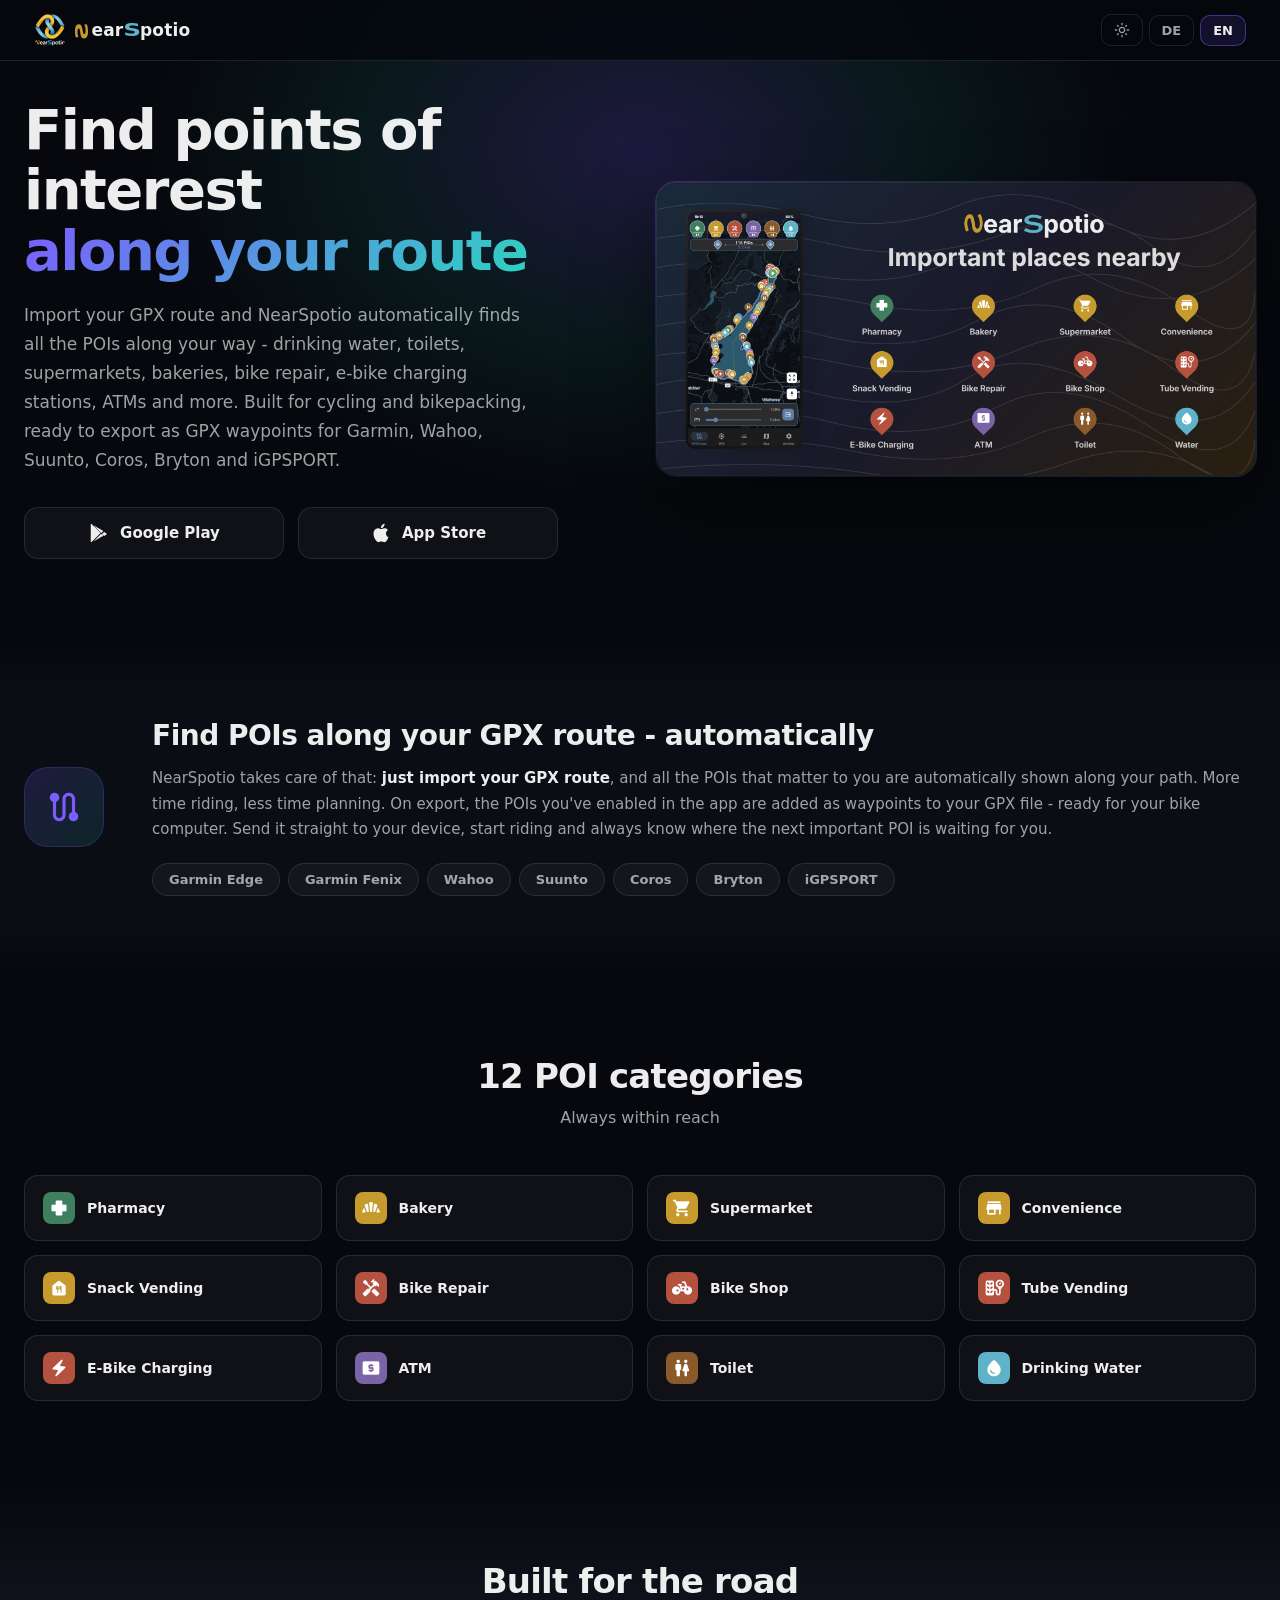
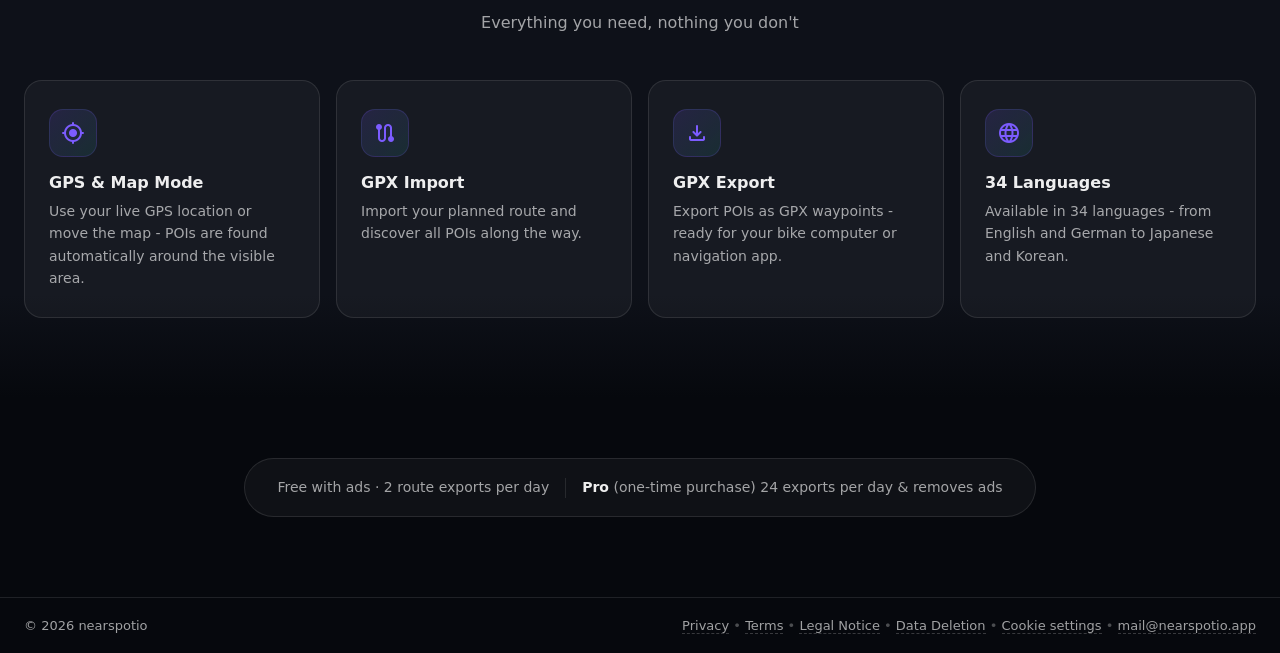
<file: index.html>
<!-- =========================
     Datei: /index.html
     ========================= -->
<!doctype html>
<html lang="en">

<head>
  <meta charset="utf-8" />
  <script>!function () { var t = localStorage.getItem('nearspotio-theme'); if (t) document.documentElement.dataset.theme = t }()</script>
  <meta name="viewport" content="width=device-width,initial-scale=1" />
  <title>NearSpotio - Find POIs along your GPX route (cycling & bikepacking)</title>
  <meta name="description"
    content="Import your GPX route and find all points of interest along the way - water, toilets, supermarkets, bakeries, bike repair and more. Export POIs as GPX waypoints for Garmin, Wahoo, Suunto, Coros, Bryton and iGPSPORT. Built for cycling and bikepacking." />

  <link rel="canonical" href="https://www.nearspotio.app/" />
  <link rel="icon" href="/favicon.ico" sizes="48x48">
  <link rel="icon" type="image/png" sizes="16x16" href="/img/favicon-16.png">
  <link rel="icon" type="image/png" sizes="32x32" href="/img/favicon-32.png">
  <link rel="apple-touch-icon" sizes="180x180" href="/img/apple-touch-icon.png">
  <link rel="icon" type="image/png" sizes="192x192" href="/img/favicon-192.png">
  <style>
    @font-face {
      font-family: 'Material Symbols Rounded';
      font-style: normal;
      font-weight: 400;
      src: url(/fonts/material-symbols-rounded.woff2) format('woff2');
      font-display: swap;
    }

    .material-symbols-rounded {
      font-family: 'Material Symbols Rounded';
      font-weight: normal;
      font-style: normal;
      font-size: 24px;
      line-height: 1;
      letter-spacing: normal;
      text-transform: none;
      display: inline-block;
      white-space: nowrap;
      word-wrap: normal;
      direction: ltr;
      font-variation-settings: 'FILL' 1, 'wght' 400, 'GRAD' 0, 'opsz' 24;
    }

    /* ======== VARIABLES ======== */
    :root {
      --bg: #06080d;
      --bg2: #0a0d14;
      --bg3: #0e1119;
      --text: rgba(255, 255, 255, .93);
      --muted: rgba(255, 255, 255, .62);
      --line: rgba(255, 255, 255, .10);
      --card: rgba(255, 255, 255, .04);
      --card-hover: rgba(255, 255, 255, .07);
      --shadow: 0 20px 60px rgba(0, 0, 0, .5);
      --radius: 20px;
      --accent: #7c5cff;
      --accent2: #2dd4bf;
      --n-color: #C79A2E;
      --s-color: #5FB3C8;
      --max: 1260px;
      --hover-scale: 1.03;
      --nav-bg: rgba(6, 8, 13, .82);
    }

    [data-theme="light"] {
      --bg: #f4f5fa;
      --bg2: #edeef5;
      --bg3: #e6e7f0;
      --text: rgba(0, 0, 0, .88);
      --muted: rgba(0, 0, 0, .52);
      --line: rgba(0, 0, 0, .08);
      --card: rgba(255, 255, 255, .70);
      --card-hover: rgba(255, 255, 255, .90);
      --shadow: 0 20px 60px rgba(0, 0, 0, .06);
      --nav-bg: rgba(244, 245, 250, .82);
    }

    /* ======== RESET ======== */
    *, *::before, *::after { box-sizing: border-box; margin: 0; padding: 0; }
    html { scroll-behavior: smooth; overflow-x: clip; max-width: 100%; }

    body {
      font-family: ui-sans-serif, system-ui, -apple-system, 'Segoe UI', Roboto, Arial, sans-serif;
      color: var(--text);
      background: var(--bg);
      overflow-x: hidden;
      -webkit-font-smoothing: antialiased;
      user-select: none;
    }

    /* ======== NAV ======== */
    .nav {
      position: fixed;
      top: 0;
      left: 0;
      right: 0;
      z-index: 100;
      background: var(--nav-bg);
      backdrop-filter: blur(20px) saturate(1.4);
      -webkit-backdrop-filter: blur(20px) saturate(1.4);
      border-bottom: 1px solid var(--line);
      transition: background .35s ease, border-color .35s ease;
    }

    .nav-inner {
      max-width: var(--max);
      margin: 0 auto;
      padding: 0 24px;
      height: 60px;
      display: flex;
      align-items: center;
      justify-content: space-between;
    }

    .brand {
      display: flex;
      align-items: center;
      gap: 10px;
    }

    .logo {
      width: 32px;
      height: 32px;
      overflow: hidden;
      border-radius: 8px;
    }

    .logo-dark { display: block; }
    .logo-light { display: none; }
    [data-theme="light"] .logo-dark { display: none; }
    [data-theme="light"] .logo-light { display: block; }

    .hero-dark { display: block; }
    .hero-light { display: none; }
    [data-theme="light"] .hero-dark { display: none; }
    [data-theme="light"] .hero-light { display: block; }
    .logo img { width: 100%; height: 100%; display: block; }

    .brand-name {
      font-weight: 800;
      font-size: 17px;
      letter-spacing: .2px;
    }

    .brand-part {
      white-space: nowrap;
    }

    .nav-actions {
      display: flex;
      gap: 6px;
      align-items: center;
    }

    .btn {
      display: inline-flex;
      align-items: center;
      gap: 6px;
      padding: 7px 12px;
      border-radius: 10px;
      border: 1px solid var(--line);
      text-decoration: none;
      color: var(--muted);
      background: transparent;
      cursor: pointer;
      font-weight: 600;
      font-size: 13px;
      transition: all .15s ease;
      user-select: none;
    }

    .btn:hover { color: var(--text); background: var(--card); }
    .btn.active {
      color: var(--text);
      border-color: rgba(124, 92, 255, .45);
      background: rgba(124, 92, 255, .12);
    }
    .btn:active { transform: scale(.96); }
    .btn:focus-visible { outline: 2px solid var(--accent); outline-offset: 2px; }

    .theme-icon { display: block; }

    /* ======== SECTIONS ======== */
    .section {
      padding: 0 24px;
    }

    .section-inner {
      max-width: var(--max);
      margin: 0 auto;
    }

    .content section { display: none; }
    .content section.active { display: block; }

    /* ======== STATUS NOTICE ======== */
    .notice {
      max-width: var(--max);
      margin: 76px auto 20px;
      padding: 0 24px;
    }
    .notice:not([hidden]) ~ section .hero-wrap { padding-top: 40px; }
    .notice-inner {
      display: flex;
      align-items: flex-start;
      gap: 12px;
      padding: 14px 18px;
      border-radius: 14px;
      background: rgba(245, 158, 11, .10);
      border: 1px solid rgba(245, 158, 11, .35);
    }
    .notice-ico {
      width: 22px;
      height: 22px;
      flex-shrink: 0;
      color: #f59e0b;
      margin-top: 1px;
    }
    .notice p {
      margin: 0;
      font-size: 14px;
      line-height: 1.55;
      color: var(--text);
    }

    @media (max-width: 768px) {
      .notice { padding: 0 16px; }
    }

    /* ======== HERO ======== */
    .hero-wrap {
      position: relative;
      padding-top: 100px;
      padding-bottom: 80px;
      overflow: clip;
    }

    .hero-glow {
      position: absolute;
      top: -200px;
      left: 50%;
      transform: translateX(-50%);
      width: 1000px;
      height: 700px;
      background: radial-gradient(ellipse, rgba(124, 92, 255, .20) 0%, rgba(45, 212, 191, .08) 40%, transparent 70%);
      pointer-events: none;
    }

    [data-theme="light"] .hero-glow {
      background: radial-gradient(ellipse, rgba(124, 92, 255, .12) 0%, rgba(45, 212, 191, .06) 40%, transparent 70%);
    }

    .hero {
      display: flex;
      align-items: center;
      gap: 60px;
      position: relative;
    }

    .hero-text {
      flex: 1;
      min-width: 0;
    }

    .hero-text h1 {
      font-size: clamp(36px, 5vw, 56px);
      font-weight: 900;
      letter-spacing: -1.5px;
      line-height: 1.08;
      margin-bottom: 20px;
    }

    .gradient {
      background: linear-gradient(135deg, var(--accent), var(--accent2));
      -webkit-background-clip: text;
      -webkit-text-fill-color: transparent;
      background-clip: text;
    }

    .hero-text p {
      color: var(--muted);
      line-height: 1.7;
      font-size: 17px;
      font-weight: 450;
      margin-bottom: 32px;
      max-width: 520px;
    }

    .hero-img {
      flex: 0 0 auto;
      width: 600px;
      position: relative;
    }

    .hero-img img {
      width: 100%;
      height: auto;
      border-radius: 20px;
      border: 1px solid var(--line);
      box-shadow: 0 30px 80px rgba(0, 0, 0, .4), 0 0 0 1px rgba(124, 92, 255, .10);
    }

    [data-theme="light"] .hero-img img {
      box-shadow: 0 30px 80px rgba(0, 0, 0, .12), 0 0 0 1px rgba(124, 92, 255, .08);
    }

    .hero-img::after {
      content: "";
      position: absolute;
      inset: -1px;
      border-radius: 21px;
      background: linear-gradient(160deg, rgba(124, 92, 255, .25), transparent 50%, rgba(45, 212, 191, .15));
      pointer-events: none;
      mask: linear-gradient(#fff 0 0) content-box, linear-gradient(#fff 0 0);
      mask-composite: exclude;
      -webkit-mask-composite: xor;
      padding: 1px;
    }

    @keyframes heroFloat {
      0%, 100% { transform: translateY(0); }
      50% { transform: translateY(-10px); }
    }

    .hero-img { animation: heroFloat 5s ease-in-out infinite; }

    /* ---- Store buttons ---- */
    .store-links {
      display: flex;
      gap: 14px;
      flex-wrap: wrap;
    }

    .store-btn {
      display: inline-flex;
      align-items: center;
      justify-content: center;
      gap: 10px;
      padding: 14px 22px;
      border-radius: 14px;
      border: 1px solid var(--line);
      background: var(--card);
      color: var(--text);
      text-decoration: none;
      font-weight: 700;
      font-size: 15px;
      transition: all .18s ease;
      flex: 1 1 200px;
      max-width: 260px;
    }

    .store-btn:hover {
      transform: translateY(-2px);
      background: var(--card-hover);
      border-color: rgba(124, 92, 255, .30);
      box-shadow: 0 8px 30px rgba(124, 92, 255, .12);
    }

    .store-btn svg { width: 22px; height: 22px; flex-shrink: 0; }
    .store-btn.soon { opacity: .5; pointer-events: none; cursor: default; }
    .store-btn.soon:hover { transform: none; background: var(--card); border-color: var(--line); box-shadow: none; }
    .soon-label { font-size: 11px; font-weight: 600; color: var(--accent2); opacity: .85; }
    [data-theme="light"] .soon-label { color: #065f50; }
    [data-theme="light"] .store-btn.soon { opacity: .65; }

    @media (max-width: 1100px) {
      .hero { flex-direction: column; gap: 32px; text-align: center; }
      .hero-img { width: 90%; max-width: 500px; }
      .hero-text p { max-width: none; }
      .store-links { justify-content: center; max-width: 540px; margin-left: auto; margin-right: auto; }
    }

    @media (max-width: 600px) {
      .store-links { flex-direction: column; align-items: center; max-width: 320px; }
      .store-btn { width: 100%; max-width: none; flex: 0 0 auto; }
    }

    @media (max-width: 480px) {
      .hero-img { width: 100%; max-width: none; }
      .hero { gap: 24px; }
    }

    @media (max-width: 768px) {
      .section, .callout-wrap, .categories-wrap, .features-wrap, .pricing-wrap { padding-left: 16px; padding-right: 16px; }
      .nav-inner { padding: 0 16px; }
      .footer-wrap { padding-left: 16px; padding-right: 16px; }
    }

    /* ======== CALLOUT / GPX SECTION ======== */
    .callout-wrap {
      padding: 80px 24px;
      position: relative;
    }

    .callout-wrap::before {
      content: "";
      position: absolute;
      inset: 0;
      background: linear-gradient(180deg, transparent, var(--bg2) 15%, var(--bg2) 85%, transparent);
    }

    .callout-inner {
      max-width: var(--max);
      margin: 0 auto;
      position: relative;
      display: flex;
      gap: 48px;
      align-items: center;
    }

    .callout-icon {
      flex: 0 0 auto;
      width: 80px;
      height: 80px;
      border-radius: 24px;
      display: grid;
      place-items: center;
      background: linear-gradient(135deg, rgba(124, 92, 255, .18), rgba(45, 212, 191, .12));
      border: 1px solid rgba(124, 92, 255, .20);
    }

    .callout-icon .material-symbols-rounded { font-size: 38px; color: var(--accent); }
    [data-theme="light"] .callout-icon .material-symbols-rounded { color: var(--accent); }

    .callout-content { flex: 1; min-width: 0; }

    .callout-content h2 {
      font-size: clamp(22px, 3vw, 28px);
      font-weight: 800;
      letter-spacing: -.5px;
      line-height: 1.2;
      margin-bottom: 14px;
    }

    .callout-content p {
      color: var(--muted);
      font-size: 15px;
      font-weight: 450;
      line-height: 1.7;
    }

    .callout-content strong { color: var(--text); }

    .device-tags {
      display: flex;
      flex-wrap: wrap;
      gap: 8px;
      margin-top: 20px;
    }

    .dtag {
      padding: 8px 16px;
      border-radius: 999px;
      border: 1px solid var(--line);
      background: var(--card);
      font-size: 13px;
      font-weight: 600;
      color: var(--muted);
      scale: 1;
      transition: scale 1.2s ease, background .3s ease, border-color .3s ease, color .3s ease;
      user-select: none;
    }

    .dtag:hover {
      transition: scale .6s ease, background .3s ease, border-color .3s ease, color .3s ease;
      scale: var(--hover-scale);
      border-color: rgba(124, 92, 255, .30);
      color: var(--text);
    }

    @media (max-width: 768px) {
      .callout-inner { flex-direction: column; gap: 24px; text-align: center; }
      .device-tags { justify-content: center; }
    }

    /* ======== CATEGORIES ======== */
    .categories-wrap {
      padding: 80px 24px;
    }

    .categories-wrap .section-inner { text-align: center; }

    .section-title {
      font-size: clamp(24px, 3vw, 34px);
      font-weight: 900;
      letter-spacing: -.8px;
      margin-bottom: 12px;
    }

    .section-sub {
      color: var(--muted);
      font-size: 16px;
      margin-bottom: 48px;
      font-weight: 450;
    }

    .categories {
      display: grid;
      grid-template-columns: repeat(auto-fill, minmax(260px, 1fr));
      gap: 14px;
      text-align: left;
    }

    .cat {
      display: flex;
      align-items: center;
      justify-content: flex-start;
      gap: 12px;
      padding: 16px 18px;
      border-radius: 14px;
      border: 1px solid var(--line);
      background: var(--card);
      font-size: 14px;
      font-weight: 650;
      color: var(--text);
      scale: 1;
      transition: scale 1.2s ease, background .3s ease, border-color .3s ease, box-shadow .3s ease;
      user-select: none;
    }

    .cat:hover {
      transition: scale .6s ease, background .3s ease, border-color .3s ease, box-shadow .3s ease;
      scale: var(--hover-scale);
      border-color: rgba(124, 92, 255, .25);
      box-shadow: 0 4px 16px rgba(124, 92, 255, .10);
      background: var(--card-hover);
    }

    .cat .material-symbols-rounded {
      font-size: 20px;
      border-radius: 8px;
      width: 32px;
      height: 32px;
      display: grid;
      place-items: center;
      color: #fff;
      flex-shrink: 0;
    }

    /* ======== FEATURES ======== */
    .features-wrap {
      padding: 80px 24px;
      position: relative;
    }

    .features-wrap::before {
      content: "";
      position: absolute;
      inset: 0;
      background: linear-gradient(180deg, transparent, var(--bg3) 20%, var(--bg3) 80%, transparent);
    }

    .features-wrap .section-inner {
      position: relative;
      text-align: center;
    }

    .features {
      display: grid;
      grid-template-columns: repeat(auto-fill, minmax(260px, 1fr));
      gap: 16px;
      text-align: left;
    }

    .feat {
      padding: 28px 24px;
      border-radius: 18px;
      border: 1px solid var(--line);
      background: var(--card);
      scale: 1;
      transition: scale 1.2s ease, background .3s ease, border-color .3s ease, box-shadow .3s ease;
      position: relative;
      user-select: none;
    }


    .feat:hover {
      transition: scale .6s ease, background .3s ease, border-color .3s ease, box-shadow .3s ease;
      scale: var(--hover-scale);
      border-color: rgba(124, 92, 255, .25);
      box-shadow: 0 12px 36px rgba(124, 92, 255, .10);
      background: var(--card-hover);
      z-index: 2;
    }



    .feat-icon {
      margin-bottom: 16px;
      width: 48px;
      height: 48px;
      border-radius: 14px;
      display: grid;
      place-items: center;
      background: linear-gradient(135deg, rgba(124, 92, 255, .15), rgba(45, 212, 191, .10));
      border: 1px solid rgba(124, 92, 255, .18);
    }

    .feat-icon .material-symbols-rounded { font-size: 24px; color: var(--accent); }
    [data-theme="light"] .feat-icon .material-symbols-rounded { color: var(--accent); }

    .feat h3 { font-size: 16px; font-weight: 750; margin-bottom: 8px; }
    .feat p { color: var(--muted); font-size: 14px; line-height: 1.6; }

    /* ======== PRICING HINT ======== */
    .pricing-wrap {
      padding: 60px 24px 80px;
      text-align: center;
    }

    .pricing-badge {
      display: inline-flex;
      align-items: center;
      gap: 16px;
      padding: 18px 32px;
      border-radius: 999px;
      border: 1px solid var(--line);
      background: var(--card);
      color: var(--muted);
      font-size: 14px;
      font-weight: 500;
      line-height: 1.5;
    }

    .pricing-badge strong { color: var(--text); font-weight: 700; }
    .pricing-sep { width: 1px; height: 20px; background: var(--line); }

    @media (max-width: 600px) {
      .pricing-badge {
        flex-direction: column;
        gap: 8px;
        border-radius: 18px;
        padding: 20px 24px;
      }
      .pricing-sep { width: 40px; height: 1px; }
    }

    /* ======== FOOTER ======== */
    .footer-wrap {
      border-top: 1px solid var(--line);
      padding: 20px 24px;
      transition: border-color .35s ease;
    }

    .footer {
      max-width: var(--max);
      margin: 0 auto;
      display: flex;
      flex-wrap: wrap;
      gap: 10px;
      justify-content: space-between;
      align-items: center;
      color: var(--muted);
      font-size: 13px;
    }

    .footer a {
      color: var(--muted);
      text-decoration: none;
      border-bottom: 1px dashed rgba(255, 255, 255, .20);
      transition: all .15s ease;
    }

    .footer a:hover { color: var(--text); border-bottom-color: rgba(255, 255, 255, .45); }
    [data-theme="light"] .footer a { border-bottom-color: rgba(0, 0, 0, .15); }
    [data-theme="light"] .footer a:hover { border-bottom-color: rgba(0, 0, 0, .35); }
    .footer a:focus-visible { outline: 2px solid var(--accent); outline-offset: 2px; }

    /* ======== SCROLL ANIMATIONS ======== */
    .reveal {
      opacity: 0;
      transform: translateY(28px);
      transition: opacity .6s ease, transform .6s ease;
    }

    .reveal.visible {
      opacity: 1;
      transform: translateY(0);
    }

    .reveal-delay-1 { transition-delay: .08s; }
    .reveal-delay-2 { transition-delay: .16s; }
    .reveal-delay-3 { transition-delay: .24s; }

    @media (prefers-reduced-motion: reduce) {
      .reveal { opacity: 1; transform: none; transition: none; }
      .hero-img { animation: none; }
    }

    /* ======== THEME TRANSITIONS ======== */
    body, .nav, .store-btn, .callout-icon, .pricing-badge, .footer-wrap, .footer a, .btn {
      transition: background .35s ease, color .35s ease, border-color .35s ease, box-shadow .35s ease;
    }
  </style>

  <!-- Cookie consent (loads GA4 only after opt-in) -->
  <link rel="stylesheet" href="/css/cookieconsent.css">
  <link rel="stylesheet" href="/css/consent-theme.css">
  <script defer src="/js/cookieconsent.umd.js"></script>
  <script defer src="/js/consent.js"></script>
</head>

<body>

  <!-- ======== NAV ======== -->
  <nav class="nav">
    <div class="nav-inner">
      <div class="brand">
        <div class="logo"><img class="logo-dark" src="/img/in_app_icon_d.png" alt="NearSpotio" /><img class="logo-light" src="/img/in_app_icon_l.png" alt="NearSpotio" /></div>
        <span class="brand-name" translate="no"><span class="brand-part"><span style="display:inline-block;transform:scaleX(-1) rotate(90deg) scaleX(1.45) translateX(1px);color:var(--n-color);font-weight:700;margin-right:3px">S</span>ear</span><wbr><span class="brand-part"><span style="display:inline-block;transform:scaleX(1.45);color:var(--s-color);font-weight:700;margin-left:2.5px;margin-right:1.5px">S</span>potio</span></span>
      </div>
      <div class="nav-actions">
        <span class="btn" id="btn-theme" role="button" tabindex="0"><svg class="theme-icon" width="16" height="16" viewBox="0 0 24 24" fill="currentColor"></svg></span>
        <span class="btn" id="btn-de" role="button" tabindex="0">DE</span>
        <span class="btn active" id="btn-en" role="button" tabindex="0">EN</span>
      </div>
    </div>
  </nav>

  <div class="content">

    <!-- ======== STATUS NOTICE - Text kommt aus /status.json (beide Felder leer = ausgeblendet) ======== -->
    <div class="notice" id="notice" role="status" hidden>
      <div class="notice-inner">
        <svg class="notice-ico" viewBox="0 0 24 24" fill="currentColor" aria-hidden="true">
          <path d="M12 2 1 21h22L12 2zm0 5.5c.62 0 1.1.53 1.04 1.15l-.4 4.35a.65.65 0 0 1-1.28 0l-.4-4.35A1.04 1.04 0 0 1 12 7.5zm0 8a1.2 1.2 0 1 1 0 2.4 1.2 1.2 0 0 1 0-2.4z"/>
        </svg>
        <p id="notice-text" translate="no"></p>
      </div>
    </div>

    <!-- ======================== ENGLISH ======================== -->
    <section id="sec-en" class="active">

      <!-- HERO -->
      <div class="hero-wrap section">
        <div class="hero-glow"></div>
        <div class="section-inner">
          <div class="hero">
            <div class="hero-text reveal">
              <h1>Find points of interest<br><span class="gradient">along your route</span></h1>
              <p>Import your <span translate="no">GPX</span> route and <span translate="no">NearSpotio</span> automatically finds all the <span translate="no">POI</span>s along your way - drinking water, toilets, supermarkets, bakeries, bike repair, e-bike charging stations, ATMs and more. Built for cycling and bikepacking, ready to export as <span translate="no">GPX</span> waypoints for <span translate="no">Garmin</span>, <span translate="no">Wahoo</span>, <span translate="no">Suunto</span>, <span translate="no">Coros</span>, <span translate="no">Bryton</span> and <span translate="no">iGPSPORT</span>.</p>
              <div class="store-links" id="store-links-ref">
                <a class="store-btn" href="/go/?store=play&amp;utm_source=website&amp;utm_medium=referral&amp;utm_campaign=homepage" target="_blank" rel="noopener">
                  <svg viewBox="0 0 24 24" fill="currentColor">
                    <path d="M3.609 1.814L13.792 12 3.61 22.186a.996.996 0 0 1-.61-.92V2.734a1 1 0 0 1 .609-.92zm10.89 10.893l2.302 2.302-10.937 6.333 8.635-8.635zm3.199-1.707l2.108 1.22a1 1 0 0 1 0 1.74l-2.108 1.22-2.537-2.09 2.537-2.09zM5.864 3.458L16.8 9.79l-2.302 2.302-8.634-8.634z" />
                  </svg>
                  <span>Google Play</span>
                </a>
                <a class="store-btn" href="/go/?store=apple&amp;utm_source=website&amp;utm_medium=referral&amp;utm_campaign=homepage" target="_blank" rel="noopener">
                  <svg viewBox="0 0 24 24" fill="currentColor">
                    <path d="M18.71 19.5c-.83 1.24-1.71 2.45-3.05 2.47-1.34.03-1.77-.79-3.29-.79-1.53 0-2 .77-3.27.82-1.31.05-2.3-1.32-3.14-2.53C4.25 17 2.94 12.45 4.7 9.39c.87-1.52 2.43-2.48 4.12-2.51 1.28-.02 2.5.87 3.29.87.78 0 2.26-1.07 3.8-.91.65.03 2.47.26 3.64 1.98-.09.06-2.17 1.28-2.15 3.81.03 3.02 2.65 4.03 2.68 4.04-.03.07-.42 1.44-1.38 2.83M13 3.5c.73-.83 1.94-1.46 2.94-1.5.13 1.17-.34 2.35-1.04 3.19-.69.85-1.83 1.51-2.95 1.42-.15-1.15.41-2.35 1.05-3.11z" />
                  </svg>
                  <span>App Store</span>
                </a>
              </div>
            </div>
            <div class="hero-img reveal reveal-delay-1">
              <img class="hero-dark" src="/img/hero_en_dark.png" alt="NearSpotio app showing POIs along a GPX cycling route" loading="eager" /><img class="hero-light" src="/img/hero_en_light.png" alt="NearSpotio app showing POIs along a GPX cycling route" loading="eager" />
            </div>
          </div>
        </div>
      </div>

      <!-- CALLOUT -->
      <div class="callout-wrap">
        <div class="callout-inner reveal">
          <div class="callout-icon">
            <span class="material-symbols-rounded notranslate" translate="no">route</span>
          </div>
          <div class="callout-content">
            <h2>Find POIs along your <span translate="no">GPX</span> route - automatically</h2>
            <p><span translate="no">NearSpotio</span> takes care of that: <strong>just import your
                <span translate="no">GPX</span> route</strong>, and all the <span translate="no">POI</span>s that matter to you are automatically shown along your path. More
              time riding, less time planning. On export, the <span translate="no">POI</span>s you've enabled in the
              app are added as waypoints to your <span translate="no">GPX</span> file - ready for your bike computer. Send it straight to your
              device, start riding and always know where the next important <span translate="no">POI</span> is waiting
              for you.</p>
            <div class="device-tags">
              <div class="dtag" translate="no">Garmin Edge</div>
              <div class="dtag" translate="no">Garmin Fenix</div>
              <div class="dtag" translate="no">Wahoo</div>
              <div class="dtag" translate="no">Suunto</div>
              <div class="dtag" translate="no">Coros</div>
              <div class="dtag" translate="no">Bryton</div>
              <div class="dtag" translate="no">iGPSPORT</div>
            </div>
          </div>
        </div>
      </div>

      <!-- CATEGORIES -->
      <div class="categories-wrap">
        <div class="section-inner">
          <h2 class="section-title reveal">12 POI categories</h2>
          <p class="section-sub reveal">Always within reach</p>
          <div class="categories reveal reveal-delay-1">
            <div class="cat"><span class="material-symbols-rounded notranslate" translate="no" style="background:#3F7F5F">health_cross</span> Pharmacy</div>
            <div class="cat"><span class="material-symbols-rounded notranslate" translate="no" style="background:#C79A2E">bakery_dining</span> Bakery</div>
            <div class="cat"><span class="material-symbols-rounded notranslate" translate="no" style="background:#C79A2E">local_grocery_store</span> Supermarket</div>
            <div class="cat"><span class="material-symbols-rounded notranslate" translate="no" style="background:#C79A2E">store</span> Convenience</div>
            <div class="cat"><span class="material-symbols-rounded notranslate" translate="no" style="background:#C79A2E">food_bank</span> Snack Vending</div>
            <div class="cat"><span class="material-symbols-rounded notranslate" translate="no" style="background:#B5523F">handyman</span> Bike Repair</div>
            <div class="cat"><span class="material-symbols-rounded notranslate" translate="no" style="background:#B5523F">pedal_bike</span> Bike Shop</div>
            <div class="cat"><span class="material-symbols-rounded notranslate" translate="no" style="background:#B5523F">tire_repair</span> Tube Vending</div>
            <div class="cat"><span class="material-symbols-rounded notranslate" translate="no" style="background:#B5523F">electric_bolt</span> E-Bike Charging</div>
            <div class="cat"><span class="material-symbols-rounded notranslate" translate="no" style="background:#7A64A8">local_atm</span> ATM</div>
            <div class="cat"><span class="material-symbols-rounded notranslate" translate="no" style="background:#8A5A2B">wc</span> Toilet</div>
            <div class="cat"><span class="material-symbols-rounded notranslate" translate="no" style="background:#5FB3C8">water_drop</span> Drinking Water</div>
          </div>
        </div>
      </div>

      <!-- FEATURES -->
      <div class="features-wrap">
        <div class="section-inner">
          <h2 class="section-title reveal">Built for the road</h2>
          <p class="section-sub reveal">Everything you need, nothing you don't</p>
          <div class="features reveal">
            <div class="feat">
              <div class="feat-icon"><span class="material-symbols-rounded notranslate" translate="no">my_location</span></div>
              <h3>GPS &amp; Map Mode</h3>
              <p>Use your live GPS location or move the map - POIs are found automatically around the visible area.</p>
            </div>
            <div class="feat">
              <div class="feat-icon"><span class="material-symbols-rounded notranslate" translate="no">route</span></div>
              <h3><span translate="no">GPX</span> Import</h3>
              <p>Import your planned route and discover all POIs along the way.</p>
            </div>
            <div class="feat">
              <div class="feat-icon"><span class="material-symbols-rounded notranslate" translate="no">download</span></div>
              <h3><span translate="no">GPX</span> Export</h3>
              <p>Export POIs as <span translate="no">GPX</span> waypoints - ready for your bike computer or navigation app.</p>
            </div>
            <div class="feat">
              <div class="feat-icon"><span class="material-symbols-rounded notranslate" translate="no">language</span></div>
              <h3>34 Languages</h3>
              <p>Available in 34 languages - from English and German to Japanese and Korean.</p>
            </div>
          </div>
        </div>
      </div>

      <!-- PRICING -->
      <div class="pricing-wrap reveal">
        <div class="pricing-badge">
          <span>Free with ads · 2 route exports per day</span>
          <span class="pricing-sep"></span>
          <span><strong translate="no">Pro</strong> (one-time purchase) 24 exports per day &amp; removes ads</span>
        </div>
      </div>

    </section>

    <!-- ======================== DEUTSCH ======================== -->
    <section id="sec-de">

      <!-- HERO -->
      <div class="hero-wrap section">
        <div class="hero-glow"></div>
        <div class="section-inner">
          <div class="hero">
            <div class="hero-text reveal">
              <h1>Points of Interest<br><span class="gradient">entlang deiner Route</span></h1>
              <p>Importiere deine <span translate="no">GPX</span>-Route und <span translate="no">NearSpotio</span> findet automatisch alle <span translate="no">POI</span>s entlang des Weges - Trinkwasser, Toiletten, Superm&auml;rkte, B&auml;ckereien, Fahrradreparatur, E-Bike-Ladestationen, Geldautomaten und mehr. Gebaut f&uuml;rs Radfahren und Bikepacking, exportierbar als <span translate="no">GPX</span>-Wegpunkte f&uuml;r <span translate="no">Garmin</span>, <span translate="no">Wahoo</span>, <span translate="no">Suunto</span>, <span translate="no">Coros</span>, <span translate="no">Bryton</span> und <span translate="no">iGPSPORT</span>.</p>
              <div class="store-links">
                <a class="store-btn" href="/go/?store=play&amp;utm_source=website&amp;utm_medium=referral&amp;utm_campaign=homepage" target="_blank" rel="noopener">
                  <svg viewBox="0 0 24 24" fill="currentColor">
                    <path d="M3.609 1.814L13.792 12 3.61 22.186a.996.996 0 0 1-.61-.92V2.734a1 1 0 0 1 .609-.92zm10.89 10.893l2.302 2.302-10.937 6.333 8.635-8.635zm3.199-1.707l2.108 1.22a1 1 0 0 1 0 1.74l-2.108 1.22-2.537-2.09 2.537-2.09zM5.864 3.458L16.8 9.79l-2.302 2.302-8.634-8.634z" />
                  </svg>
                  <span>Google Play</span>
                </a>
                <a class="store-btn" href="/go/?store=apple&amp;utm_source=website&amp;utm_medium=referral&amp;utm_campaign=homepage" target="_blank" rel="noopener">
                  <svg viewBox="0 0 24 24" fill="currentColor">
                    <path d="M18.71 19.5c-.83 1.24-1.71 2.45-3.05 2.47-1.34.03-1.77-.79-3.29-.79-1.53 0-2 .77-3.27.82-1.31.05-2.3-1.32-3.14-2.53C4.25 17 2.94 12.45 4.7 9.39c.87-1.52 2.43-2.48 4.12-2.51 1.28-.02 2.5.87 3.29.87.78 0 2.26-1.07 3.8-.91.65.03 2.47.26 3.64 1.98-.09.06-2.17 1.28-2.15 3.81.03 3.02 2.65 4.03 2.68 4.04-.03.07-.42 1.44-1.38 2.83M13 3.5c.73-.83 1.94-1.46 2.94-1.5.13 1.17-.34 2.35-1.04 3.19-.69.85-1.83 1.51-2.95 1.42-.15-1.15.41-2.35 1.05-3.11z" />
                  </svg>
                  <span>App Store</span>
                </a>
              </div>
            </div>
            <div class="hero-img reveal reveal-delay-1">
              <img class="hero-dark" src="/img/hero_de_dark.png" alt="NearSpotio App zeigt POIs entlang einer GPX-Fahrradroute" loading="lazy" /><img class="hero-light" src="/img/hero_de_light.png" alt="NearSpotio App zeigt POIs entlang einer GPX-Fahrradroute" loading="lazy" />
            </div>
          </div>
        </div>
      </div>

      <!-- CALLOUT -->
      <div class="callout-wrap">
        <div class="callout-inner reveal">
          <div class="callout-icon">
            <span class="material-symbols-rounded notranslate" translate="no">route</span>
          </div>
          <div class="callout-content">
            <h2>POIs entlang deiner <span translate="no">GPX</span>-Route - automatisch finden</h2>
            <p><span translate="no">NearSpotio</span> &uuml;bernimmt das f&uuml;r dich: <strong>Importiere einfach deine
                <span translate="no">GPX</span>-Route</strong>, und alle f&uuml;r dich relevanten <span translate="no">POI</span>s
              werden automatisch entlang deiner Strecke angezeigt. Mehr Zeit f&uuml;rs Fahren,
              weniger Zeit f&uuml;rs Planen. Beim Export landen die <span translate="no">POI</span>s, die du in der App
              aktiviert hast, als Wegpunkte in deiner <span translate="no">GPX</span>-Datei - bereit f&uuml;r deinen Fahrradcomputer. Von dort kannst du sie
              direkt an dein Ger&auml;t senden, losfahren und hast immer im Blick, wo der n&auml;chste wichtige <span translate="no">POI</span> auf dich wartet.</p>
            <div class="device-tags">
              <div class="dtag" translate="no">Garmin Edge</div>
              <div class="dtag" translate="no">Garmin Fenix</div>
              <div class="dtag" translate="no">Wahoo</div>
              <div class="dtag" translate="no">Suunto</div>
              <div class="dtag" translate="no">Coros</div>
              <div class="dtag" translate="no">Bryton</div>
              <div class="dtag" translate="no">iGPSPORT</div>
            </div>
          </div>
        </div>
      </div>

      <!-- CATEGORIES -->
      <div class="categories-wrap">
        <div class="section-inner">
          <h2 class="section-title reveal">12 POI-Kategorien</h2>
          <p class="section-sub reveal">Immer griffbereit</p>
          <div class="categories reveal reveal-delay-1">
            <div class="cat"><span class="material-symbols-rounded notranslate" translate="no" style="background:#3F7F5F">health_cross</span> Apotheke</div>
            <div class="cat"><span class="material-symbols-rounded notranslate" translate="no" style="background:#C79A2E">bakery_dining</span> B&auml;ckerei</div>
            <div class="cat"><span class="material-symbols-rounded notranslate" translate="no" style="background:#C79A2E">local_grocery_store</span> Supermarkt</div>
            <div class="cat"><span class="material-symbols-rounded notranslate" translate="no" style="background:#C79A2E">store</span> Kleinladen</div>
            <div class="cat"><span class="material-symbols-rounded notranslate" translate="no" style="background:#C79A2E">food_bank</span> Snackautomat</div>
            <div class="cat"><span class="material-symbols-rounded notranslate" translate="no" style="background:#B5523F">handyman</span> Fahrradreparatur</div>
            <div class="cat"><span class="material-symbols-rounded notranslate" translate="no" style="background:#B5523F">pedal_bike</span> Fahrradladen</div>
            <div class="cat"><span class="material-symbols-rounded notranslate" translate="no" style="background:#B5523F">tire_repair</span> Schlauchautomat</div>
            <div class="cat"><span class="material-symbols-rounded notranslate" translate="no" style="background:#B5523F">electric_bolt</span> E-Bike-Ladestation</div>
            <div class="cat"><span class="material-symbols-rounded notranslate" translate="no" style="background:#7A64A8">local_atm</span> Geldautomat</div>
            <div class="cat"><span class="material-symbols-rounded notranslate" translate="no" style="background:#8A5A2B">wc</span> Toilette</div>
            <div class="cat"><span class="material-symbols-rounded notranslate" translate="no" style="background:#5FB3C8">water_drop</span> Trinkwasser</div>
          </div>
        </div>
      </div>

      <!-- FEATURES -->
      <div class="features-wrap">
        <div class="section-inner">
          <h2 class="section-title reveal">F&uuml;r unterwegs gebaut</h2>
          <p class="section-sub reveal">Alles was du brauchst, nichts was st&ouml;rt</p>
          <div class="features reveal">
            <div class="feat">
              <div class="feat-icon"><span class="material-symbols-rounded notranslate" translate="no">my_location</span></div>
              <h3>GPS- &amp; Kartenmodus</h3>
              <p>Nutze deinen Live-GPS-Standort oder verschiebe die Karte - POIs werden automatisch im sichtbaren Bereich gefunden.</p>
            </div>
            <div class="feat">
              <div class="feat-icon"><span class="material-symbols-rounded notranslate" translate="no">route</span></div>
              <h3><span translate="no">GPX</span>-Import</h3>
              <p>Importiere deine geplante Route und entdecke alle POIs entlang des Weges.</p>
            </div>
            <div class="feat">
              <div class="feat-icon"><span class="material-symbols-rounded notranslate" translate="no">download</span></div>
              <h3><span translate="no">GPX</span>-Export</h3>
              <p>Exportiere POIs als <span translate="no">GPX</span>-Wegpunkte - fertig f&uuml;r deinen Fahrradcomputer oder deine Navi-App.</p>
            </div>
            <div class="feat">
              <div class="feat-icon"><span class="material-symbols-rounded notranslate" translate="no">language</span></div>
              <h3>34 Sprachen</h3>
              <p>Verf&uuml;gbar in 34 Sprachen - von Deutsch und Englisch bis Japanisch und Koreanisch.</p>
            </div>
          </div>
        </div>
      </div>

      <!-- PRICING -->
      <div class="pricing-wrap reveal">
        <div class="pricing-badge">
          <span>Kostenlos mit Werbung · 2 Routen-Exports pro Tag</span>
          <span class="pricing-sep"></span>
          <span><strong translate="no">Pro</strong> (Einmalkauf) 24 Exports pro Tag &amp; entfernt Werbung</span>
        </div>
      </div>

    </section>

  </div>

  <!-- FOOTER -->
  <div class="footer-wrap">
    <div class="footer">
      <div>&copy; <span id="year"></span> <span translate="no">nearspotio</span></div>
      <div>
        <a href="/privacy/" id="link-privacy">Privacy</a>
        <span style="opacity:.45">&bull;</span>
        <a href="/terms/" id="link-terms">Terms</a>
        <span style="opacity:.45">&bull;</span>
        <a href="/impressum/" id="link-impressum">Legal Notice</a>
        <span style="opacity:.45">&bull;</span>
        <a href="/data-deletion/" id="link-deletion">Data Deletion</a>
        <span style="opacity:.45">&bull;</span>
        <a href="#" data-cc="show-preferencesModal" id="link-cookies">Cookie settings</a>
        <span style="opacity:.45">&bull;</span>
        <span><a class="eml" data-u="mail" data-d="nearspotio.app" style="cursor:pointer"></a></span>
      </div>
    </div>
  </div>

  <script>
    document.getElementById("year").textContent = new Date().getFullYear();

    // ---- Status banner (Text aus /status.json - beide Felder leer = ausgeblendet) ----
    var noticeEl = document.getElementById("notice");
    var noticeText = document.getElementById("notice-text");
    var bannerMsg = { de: "", en: "" };

    function updateBanner() {
      if (!noticeEl) return;
      var lang = document.documentElement.lang === "de" ? "de" : "en";
      var msg = (bannerMsg[lang] || "").trim();
      if (msg) {
        noticeText.textContent = msg;
        noticeEl.hidden = false;
      } else {
        noticeEl.hidden = true;
      }
    }

    fetch("/status.json?t=" + Date.now(), { cache: "no-store" })
      .then(function (r) { return r.ok ? r.json() : null; })
      .then(function (data) {
        if (data) {
          bannerMsg.de = (data.de || "").toString();
          bannerMsg.en = (data.en || "").toString();
        }
        updateBanner();
      })
      .catch(function () { /* nicht erreichbar -> Banner bleibt ausgeblendet */ });

    // ---- Language ----
    const btnDe = document.getElementById("btn-de");
    const btnEn = document.getElementById("btn-en");
    const secDe = document.getElementById("sec-de");
    const secEn = document.getElementById("sec-en");

    function setLang(lang) {
      const isDe = lang === "de";
      secDe.classList.toggle("active", isDe);
      secEn.classList.toggle("active", !isDe);
      btnDe.classList.toggle("active", isDe);
      btnEn.classList.toggle("active", !isDe);
      document.documentElement.lang = lang;

      updateBanner();

      document.getElementById("link-privacy").textContent = isDe ? "Datenschutz" : "Privacy";
      document.getElementById("link-terms").textContent = isDe ? "Nutzungsbedingungen" : "Terms";
      document.getElementById("link-impressum").textContent = isDe ? "Impressum" : "Legal Notice";
      document.getElementById("link-deletion").textContent = isDe ? "Datenl\u00f6schung" : "Data Deletion";
      document.getElementById("link-cookies").textContent = isDe ? "Cookie-Einstellungen" : "Cookie settings";

      localStorage.setItem("nearspotio-lang", lang);

      // Re-trigger scroll animations for newly visible section
      document.querySelectorAll('.content section.active .reveal').forEach(function (el) {
        el.classList.remove('visible');
        void el.offsetWidth;
        if (observer) observer.observe(el);
      });
    }

    btnDe.addEventListener("click", function () { setLang("de"); });
    btnEn.addEventListener("click", function () { setLang("en"); });

    setLang(localStorage.getItem("nearspotio-lang") || "en");

    // ---- Theme ----
    var sunPath = 'M12 7c-2.76 0-5 2.24-5 5s2.24 5 5 5 5-2.24 5-5-2.24-5-5-5zm0 8c-1.65 0-3-1.35-3-3s1.35-3 3-3 3 1.35 3 3-1.35 3-3 3zM2 13h2c.55 0 1-.45 1-1s-.45-1-1-1H2c-.55 0-1 .45-1 1s.45 1 1 1zm18 0h2c.55 0 1-.45 1-1s-.45-1-1-1h-2c-.55 0-1 .45-1 1s.45 1 1 1zM11 2v2c0 .55.45 1 1 1s1-.45 1-1V2c0-.55-.45-1-1-1s-1 .45-1 1zm0 18v2c0 .55.45 1 1 1s1-.45 1-1v-2c0-.55-.45-1-1-1s-1 .45-1 1zM5.99 4.58a.996.996 0 00-1.41 0 .996.996 0 000 1.41l1.06 1.06c.39.39 1.03.39 1.41 0s.39-1.03 0-1.41L5.99 4.58zm12.37 12.37a.996.996 0 00-1.41 0 .996.996 0 000 1.41l1.06 1.06c.39.39 1.03.39 1.41 0a.996.996 0 000-1.41l-1.06-1.06zm1.06-10.96a.996.996 0 000-1.41.996.996 0 00-1.41 0l-1.06 1.06c-.39.39-.39 1.03 0 1.41s1.03.39 1.41 0l1.06-1.06zM7.05 18.36a.996.996 0 000-1.41.996.996 0 00-1.41 0l-1.06 1.06c-.39.39-.39 1.03 0 1.41s1.03.39 1.41 0l1.06-1.06z';
    var moonPath = 'M12 3a9 9 0 109 9c0-.46-.04-.92-.1-1.36a5.389 5.389 0 01-4.4 2.26 5.403 5.403 0 01-3.14-9.8c-.44-.06-.9-.1-1.36-.1z';
    var themeBtn = document.getElementById('btn-theme');
    function setTheme(t) {
      document.documentElement.dataset.theme = t;
      themeBtn.querySelector('.theme-icon').innerHTML = '<path d="' + (t === 'light' ? moonPath : sunPath) + '"/>';
      localStorage.setItem('nearspotio-theme', t);
    }
    themeBtn.addEventListener('click', function () {
      setTheme(document.documentElement.dataset.theme === 'light' ? 'dark' : 'light');
    });
    setTheme(localStorage.getItem('nearspotio-theme') || 'dark');

    // ---- Email obfuscation ----
    document.querySelectorAll('.eml').forEach(function (el) {
      var a = el.dataset.u + '@' + el.dataset.d;
      el.href = 'mailto:' + a;
      el.textContent = a;
    });

    // ---- Scroll reveal ----
    var observer = null;
    if ('IntersectionObserver' in window && !window.matchMedia('(prefers-reduced-motion: reduce)').matches) {
      observer = new IntersectionObserver(function (entries) {
        entries.forEach(function (entry) {
          if (entry.isIntersecting) {
            entry.target.classList.add('visible');
            observer.unobserve(entry.target);
          }
        });
      }, { threshold: 0.12, rootMargin: '0px 0px -40px 0px' });

      document.querySelectorAll('.content section.active .reveal').forEach(function (el) {
        observer.observe(el);
      });
    } else {
      document.querySelectorAll('.reveal').forEach(function (el) {
        el.classList.add('visible');
      });
    }
  </script>
</body>

</html>
</file>
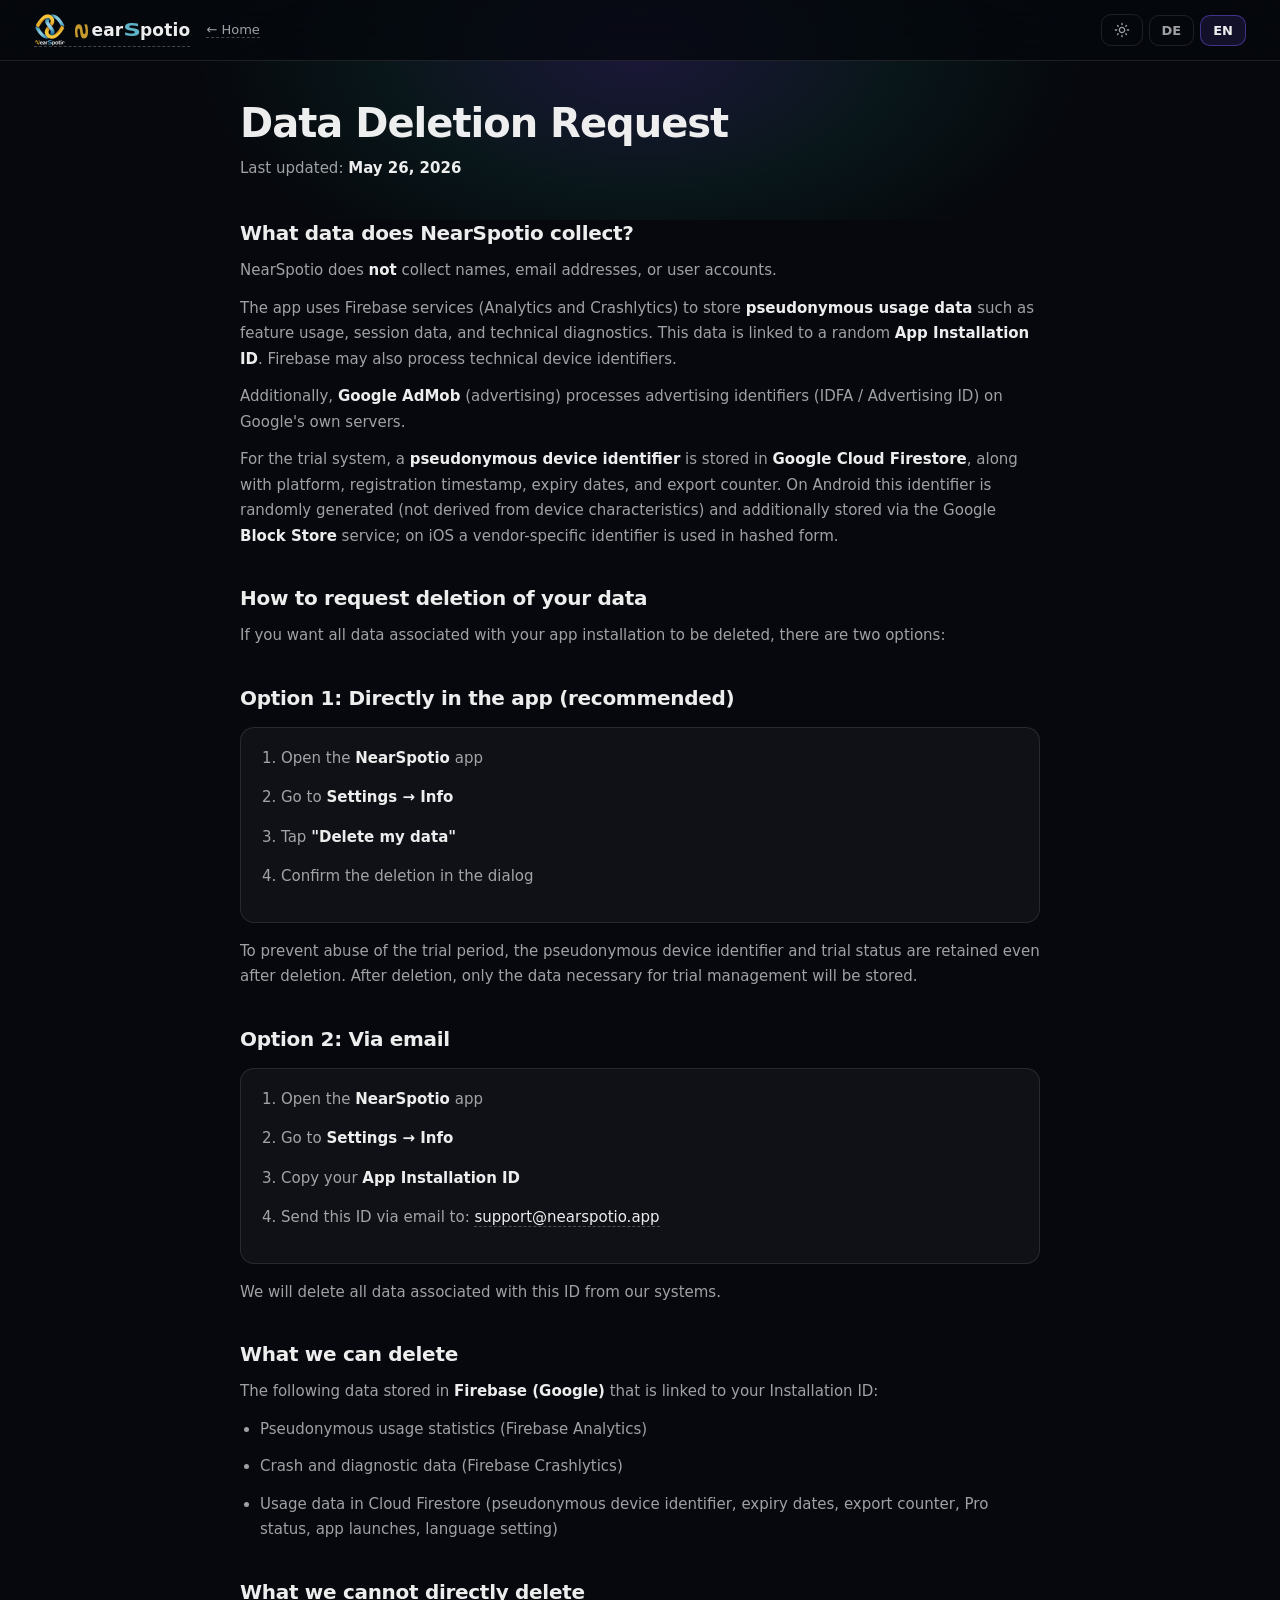
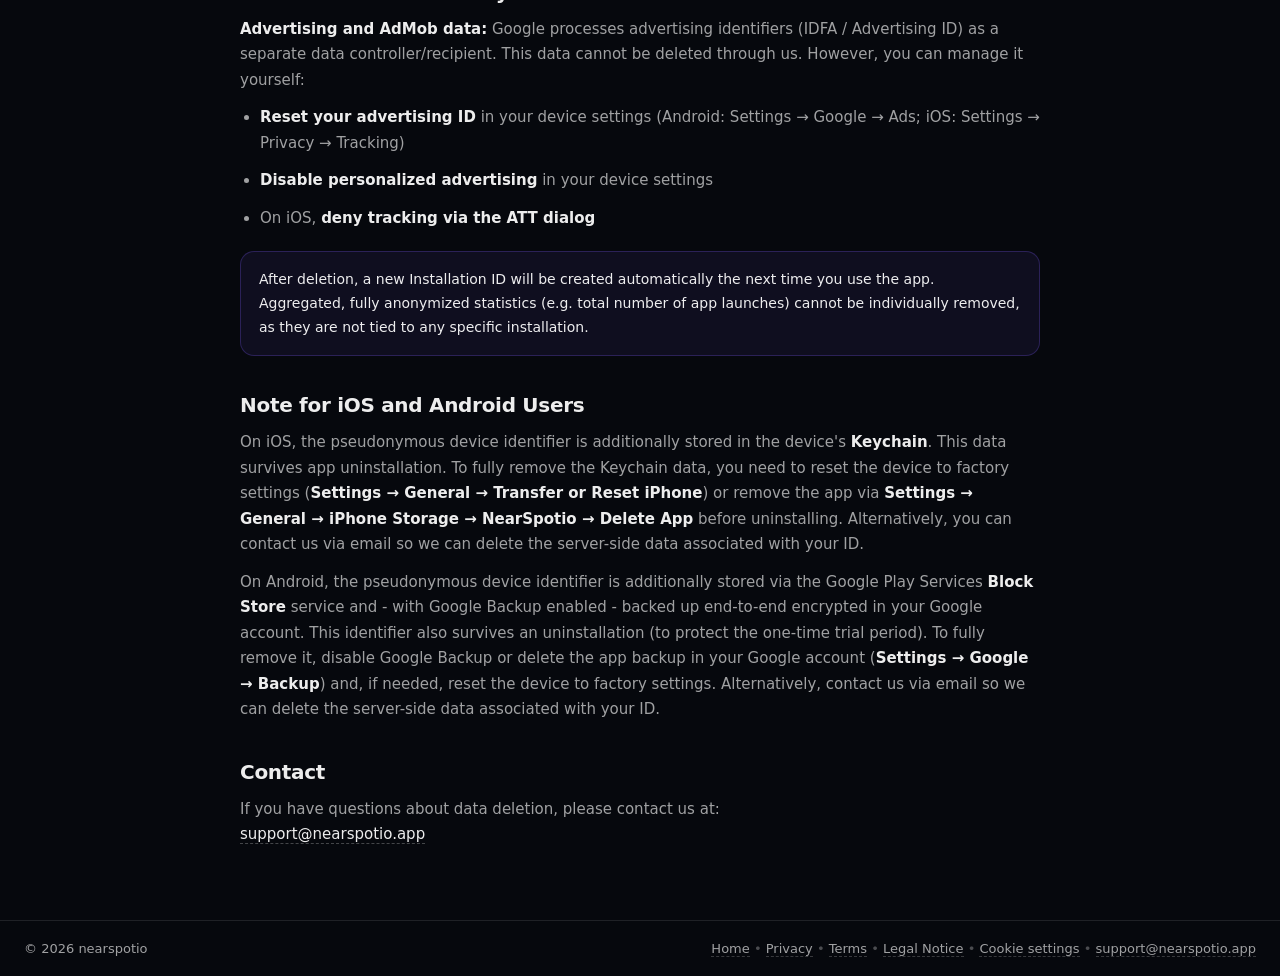
<file: data-deletion/index.html>
<!-- =========================
     Datei: /data-deletion/index.html
     ========================= -->
<!doctype html>
<html lang="en">

<head>
  <meta charset="utf-8" />
  <script>!function () { var t = localStorage.getItem('nearspotio-theme'); if (t) document.documentElement.dataset.theme = t }()</script>
  <meta name="viewport" content="width=device-width,initial-scale=1" />
  <title>NearSpotio - Data Deletion / Datenlöschung</title>
  <meta name="description"
    content="Request deletion of your NearSpotio app data / Löschung deiner NearSpotio-App-Daten beantragen" />

  <link rel="canonical" href="https://www.nearspotio.app/data-deletion/" />
  <link rel="icon" href="/favicon.ico" sizes="48x48">
  <link rel="icon" type="image/png" sizes="16x16" href="/img/favicon-16.png">
  <link rel="icon" type="image/png" sizes="32x32" href="/img/favicon-32.png">
  <link rel="apple-touch-icon" sizes="180x180" href="/img/apple-touch-icon.png">
  <link rel="icon" type="image/png" sizes="192x192" href="/img/favicon-192.png">

  <style>
    /* ======== VARIABLES ======== */
    :root {
      --bg: #06080d;
      --bg2: #0a0d14;
      --bg3: #0e1119;
      --text: rgba(255, 255, 255, .93);
      --muted: rgba(255, 255, 255, .62);
      --line: rgba(255, 255, 255, .10);
      --card: rgba(255, 255, 255, .04);
      --shadow: 0 20px 60px rgba(0, 0, 0, .5);
      --radius: 20px;
      --accent: #7c5cff;
      --accent2: #2dd4bf;
      --n-color: #C79A2E;
      --s-color: #5FB3C8;
      --max: 1260px;
      --nav-bg: rgba(6, 8, 13, .82);
    }

    [data-theme="light"] {
      --bg: #f4f5fa;
      --bg2: #edeef5;
      --bg3: #e6e7f0;
      --text: rgba(0, 0, 0, .88);
      --muted: rgba(0, 0, 0, .52);
      --line: rgba(0, 0, 0, .08);
      --card: rgba(255, 255, 255, .70);
      --shadow: 0 20px 60px rgba(0, 0, 0, .06);
      --nav-bg: rgba(244, 245, 250, .82);
    }

    /* ======== RESET ======== */
    *,
    *::before,
    *::after {
      box-sizing: border-box;
      margin: 0;
      padding: 0;
    }

    html {
      scroll-behavior: smooth;
      overflow-x: clip;
      max-width: 100%;
    }

    body {
      font-family: ui-sans-serif, system-ui, -apple-system, 'Segoe UI', Roboto, Arial, sans-serif;
      color: var(--text);
      background: var(--bg);
      overflow-x: hidden;
      -webkit-font-smoothing: antialiased;
    }

    /* ======== NAV ======== */
    .nav {
      position: fixed;
      top: 0;
      left: 0;
      right: 0;
      z-index: 100;
      background: var(--nav-bg);
      backdrop-filter: blur(20px) saturate(1.4);
      -webkit-backdrop-filter: blur(20px) saturate(1.4);
      border-bottom: 1px solid var(--line);
      transition: background .35s ease, border-color .35s ease;
    }

    .nav-inner {
      max-width: var(--max);
      margin: 0 auto;
      padding: 0 24px;
      height: 60px;
      display: flex;
      align-items: center;
      justify-content: space-between;
    }

    .nav-left {
      display: flex;
      align-items: center;
      gap: 16px;
    }

    .back-btn {
      font-size: 13px;
      color: var(--muted);
      text-decoration: none;
      display: inline-flex;
      align-items: center;
      gap: 4px;
      transition: color .15s ease;
    }

    .back-btn:hover {
      color: var(--text);
    }

    .back-btn:focus-visible {
      outline: 2px solid var(--accent);
      outline-offset: 2px;
    }

    .brand {
      display: flex;
      align-items: center;
      gap: 10px;
    }

    .logo {
      width: 32px;
      height: 32px;
      overflow: hidden;
      border-radius: 8px;
    }

    .logo-dark {
      display: block;
    }

    .logo-light {
      display: none;
    }

    [data-theme="light"] .logo-dark {
      display: none;
    }

    [data-theme="light"] .logo-light {
      display: block;
    }

    .logo img {
      width: 100%;
      height: 100%;
      display: block;
    }

    .brand-name {
      font-weight: 800;
      font-size: 17px;
      letter-spacing: .2px;
    }

    .brand-part {
      white-space: nowrap;
    }

    .nav-actions {
      display: flex;
      gap: 6px;
      align-items: center;
    }

    .btn {
      display: inline-flex;
      align-items: center;
      gap: 6px;
      padding: 7px 12px;
      border-radius: 10px;
      border: 1px solid var(--line);
      text-decoration: none;
      color: var(--muted);
      background: transparent;
      cursor: pointer;
      font-weight: 600;
      font-size: 13px;
      transition: all .15s ease;
      user-select: none;
    }

    .btn:hover {
      color: var(--text);
      background: var(--card);
    }

    .btn.active {
      color: var(--text);
      border-color: rgba(124, 92, 255, .45);
      background: rgba(124, 92, 255, .12);
    }

    .btn:active {
      transform: scale(.96);
    }

    .btn:focus-visible {
      outline: 2px solid var(--accent);
      outline-offset: 2px;
    }

    .theme-icon {
      display: block;
    }

    /* ======== PAGE HEADER ======== */
    .page-header {
      padding: 100px 24px 40px;
      position: relative;
      overflow: hidden;
    }

    .page-header-glow {
      position: absolute;
      top: -200px;
      left: 50%;
      transform: translateX(-50%);
      width: 900px;
      height: 500px;
      background: radial-gradient(ellipse, rgba(124, 92, 255, .18) 0%, rgba(45, 212, 191, .07) 40%, transparent 70%);
      pointer-events: none;
    }

    [data-theme="light"] .page-header-glow {
      background: radial-gradient(ellipse, rgba(124, 92, 255, .10) 0%, rgba(45, 212, 191, .05) 40%, transparent 70%);
    }

    .page-header-inner {
      max-width: 800px;
      margin: 0 auto;
      position: relative;
    }

    .page-header h1 {
      font-size: clamp(28px, 4vw, 40px);
      font-weight: 900;
      letter-spacing: -1px;
      line-height: 1.15;
      margin-bottom: 10px;
    }

    .sub-text {
      color: var(--muted);
      font-size: 15px;
      line-height: 1.6;
    }

    .sub-text strong {
      color: var(--text);
    }

    /* ======== ARTICLE CONTENT ======== */
    .article {
      padding: 0 24px 60px;
    }

    .article-inner {
      max-width: 800px;
      margin: 0 auto;
    }

    .content section {
      display: none;
    }

    .content section.active {
      display: block;
    }

    h2 {
      font-size: 20px;
      font-weight: 800;
      letter-spacing: -.3px;
      margin: 36px 0 12px 0;
      line-height: 1.3;
    }

    h2:first-child {
      margin-top: 0;
    }

    p,
    li {
      margin: 0 0 12px 0;
      color: var(--muted);
      line-height: 1.7;
      font-size: 15px;
      font-weight: 450;
    }

    ul,
    ol {
      margin: 8px 0 0 20px;
      padding: 0;
    }

    ol li {
      margin-bottom: 14px;
    }

    strong {
      color: var(--text);
    }

    a {
      color: var(--text);
      text-decoration: none;
      border-bottom: 1px dashed rgba(255, 255, 255, .25);
      transition: all .15s ease;
    }

    a:hover {
      border-bottom-color: rgba(255, 255, 255, .55);
    }

    a:focus-visible {
      outline: 2px solid var(--accent);
      outline-offset: 2px;
    }

    [data-theme="light"] a {
      border-bottom-color: rgba(0, 0, 0, .18);
    }

    [data-theme="light"] a:hover {
      border-bottom-color: rgba(0, 0, 0, .40);
    }

    .note {
      margin: 20px 0;
      padding: 16px 18px;
      border-radius: 14px;
      border: 1px solid rgba(124, 92, 255, .25);
      background: rgba(124, 92, 255, .08);
      color: var(--text);
      font-size: 14px;
      line-height: 1.7;
    }

    [data-theme="light"] .note {
      background: rgba(124, 92, 255, .06);
      border-color: rgba(124, 92, 255, .16);
    }

    .steps {
      margin: 16px 0;
      padding: 18px 20px;
      border-radius: 14px;
      border: 1px solid var(--line);
      background: var(--card);
    }

    .steps ol {
      margin: 0 0 0 20px;
      padding: 0;
    }

    code {
      font-family: ui-monospace, SFMono-Regular, Menlo, Monaco, Consolas, "Liberation Mono", "Courier New", monospace;
      font-size: 12px;
      color: var(--text);
      background: var(--card);
      border: 1px solid var(--line);
      padding: 2px 7px;
      border-radius: 8px;
    }

    /* ======== FOOTER ======== */
    .footer-wrap {
      border-top: 1px solid var(--line);
      padding: 20px 24px;
      transition: border-color .35s ease;
    }

    .footer {
      max-width: var(--max);
      margin: 0 auto;
      display: flex;
      flex-wrap: wrap;
      gap: 10px;
      justify-content: space-between;
      align-items: center;
      color: var(--muted);
      font-size: 13px;
    }

    .footer a {
      color: var(--muted);
      text-decoration: none;
      border-bottom: 1px dashed rgba(255, 255, 255, .20);
      transition: all .15s ease;
    }

    .footer a:hover {
      color: var(--text);
      border-bottom-color: rgba(255, 255, 255, .45);
    }

    [data-theme="light"] .footer a {
      border-bottom-color: rgba(0, 0, 0, .15);
    }

    [data-theme="light"] .footer a:hover {
      border-bottom-color: rgba(0, 0, 0, .35);
    }

    .footer a:focus-visible {
      outline: 2px solid var(--accent);
      outline-offset: 2px;
    }

    /* ======== ANIMATIONS ======== */
    @keyframes fadeInUp {
      from {
        opacity: 0;
        transform: translateY(20px);
      }

      to {
        opacity: 1;
        transform: translateY(0);
      }
    }

    .page-header-inner {
      animation: fadeInUp .5s ease both;
    }

    .article-inner {
      animation: fadeInUp .5s ease .08s both;
    }

    @media (prefers-reduced-motion: reduce) {

      .page-header-inner,
      .article-inner {
        animation: none;
      }
    }

    @media (max-width: 600px) {
      .nav-inner {
        padding: 0 16px;
        min-width: 0;
      }

      .nav-left {
        gap: 10px;
        min-width: 0;
        flex: 1 1 auto;
        overflow: hidden;
      }

      .nav-actions {
        flex: 0 0 auto;
      }

      .back-btn {
        display: none;
      }

      .brand {
        min-width: 0;
        flex: 0 1 auto;
        overflow: hidden;
      }
    }

    /* ======== THEME TRANSITIONS ======== */
    body,
    .nav,
    .footer-wrap,
    .footer a,
    .btn,
    .back-btn,
    .note,
    .steps,
    code {
      transition: background .35s ease, color .35s ease, border-color .35s ease, box-shadow .35s ease;
    }
  </style>

  <!-- Cookie consent (loads GA4 only after opt-in) -->
  <link rel="stylesheet" href="/css/cookieconsent.css">
  <link rel="stylesheet" href="/css/consent-theme.css">
  <script defer src="/js/cookieconsent.umd.js"></script>
  <script defer src="/js/consent.js"></script>
</head>

<body>

  <!-- ======== NAV ======== -->
  <nav class="nav">
    <div class="nav-inner">
      <div class="nav-left">
        <a class="brand" href="/" aria-label="NearSpotio Home">
          <div class="logo"><img class="logo-dark" src="/img/in_app_icon_d.png" alt="NearSpotio" /><img
              class="logo-light" src="/img/in_app_icon_l.png" alt="NearSpotio" /></div>
          <span class="brand-name" translate="no"><span class="brand-part"><span
                style="display:inline-block;transform:scaleX(-1) rotate(90deg) scaleX(1.45) translateX(1px);color:var(--n-color);font-weight:700;margin-right:3px">S</span>ear</span><wbr><span
              class="brand-part"><span
                style="display:inline-block;transform:scaleX(1.45);color:var(--s-color);font-weight:700;margin-left:2.5px;margin-right:1.5px">S</span>potio</span></span>
        </a>
        <a class="back-btn" href="/" id="nav-back">&larr; Startseite</a>
      </div>
      <div class="nav-actions">
        <span class="btn" id="btn-theme" role="button" tabindex="0"><svg class="theme-icon" width="16" height="16"
            viewBox="0 0 24 24" fill="currentColor"></svg></span>
        <span class="btn" id="btn-de" role="button" tabindex="0">DE</span>
        <span class="btn active" id="btn-en" role="button" tabindex="0">EN</span>
      </div>
    </div>
  </nav>

  <!-- ======== PAGE HEADER ======== -->
  <div class="page-header">
    <div class="page-header-glow"></div>
    <div class="page-header-inner">
      <h1 id="page-title">Data Deletion Request / Datenlöschung</h1>
      <div class="sub-text" id="sub-date">
        Stand: <strong>26. Mai 2026</strong>
      </div>
    </div>
  </div>

  <!-- ======== ARTICLE ======== -->
  <div class="article">
    <div class="article-inner">
      <div class="content">
        <!-- ======================== DEUTSCH ======================== -->
        <section id="sec-de">
          <h2>Welche Daten erhebt <span translate="no">NearSpotio</span>?</h2>
          <p><span translate="no">NearSpotio</span> erhebt <strong>keine</strong> Namen, E-Mail-Adressen oder
            Benutzerkonten.</p>
          <p>Die App verwendet <span translate="no">Firebase</span>-Dienste (<span translate="no">Analytics</span> und
            <span translate="no">Crashlytics</span>) zur Speicherung <strong>pseudonymer
              Nutzungsdaten</strong>, wie
            z.&nbsp;B. Funktionsnutzung, Sitzungsdaten und technische Diagnosedaten. Diese Daten sind mit
            einer
            zufälligen <strong>App-Installations-ID</strong> verknüpft. <span translate="no">Firebase</span>
            kann dabei
            auch technische Gerätekennungen verarbeiten.
          </p>
          <p>Zusätzlich verarbeitet <strong><span translate="no">Google AdMob</span></strong> (Werbung)
            Werbe-Identifikatoren (<span translate="no">IDFA</span> / <span translate="no">Advertising
              ID</span>) auf
            eigenen Servern von <span translate="no">Google</span>.</p>
          <p>Für das Trial-System wird eine <strong>pseudonyme Gerätekennung</strong> in
            <strong><span translate="no">Google Cloud Firestore</span></strong> gespeichert, zusammen mit
            Plattform,
            Registrierungszeitpunkt, Ablaufdaten und Export-Zähler. Auf Android wird diese Kennung zufällig
            erzeugt (nicht aus Geräteeigenschaften abgeleitet) und zusätzlich über den <span
              translate="no">Google</span>-Dienst <strong>Block Store</strong> gespeichert; auf iOS wird
            eine anbieterspezifische Kennung in gehashter Form verwendet.
          </p>

          <h2>So beantragst du die Löschung deiner Daten</h2>
          <p>Wenn du möchtest, dass alle mit deiner App-Installation verknüpften Daten gelöscht werden, gibt
            es zwei
            Möglichkeiten:</p>

          <h2>Option 1: Direkt in der App (empfohlen)</h2>
          <div class="steps">
            <ol>
              <li>Öffne die <strong><span translate="no">NearSpotio</span></strong>-App</li>
              <li>Gehe zu <strong>Einstellungen &rarr; Info</strong></li>
              <li>Tippe auf <strong>&bdquo;Meine Daten löschen&ldquo;</strong></li>
              <li>Bestätige die Löschung im Dialog</li>
            </ol>
          </div>
          <p>Zur Verhinderung von Missbrauch der Testphase wird die pseudonyme Gerätekennung sowie der
            Testphasen-Status
            auch nach Löschung beibehalten. Nach der Löschung werden nur noch die für die
            Testphasen-Verwaltung
            notwendigen Daten gespeichert.</p>

          <h2>Option 2: Per E-Mail</h2>
          <div class="steps">
            <ol>
              <li>Öffne die <strong><span translate="no">NearSpotio</span></strong>-App</li>
              <li>Gehe zu <strong>Einstellungen &rarr; Info</strong></li>
              <li>Kopiere deine <strong>App-Installations-ID</strong></li>
              <li>Sende diese ID per E-Mail an: <a class="eml" data-u="support" data-d="nearspotio.app"></a></li>
            </ol>
          </div>

          <p>Wir werden alle mit dieser ID verknüpften Daten aus unseren Systemen löschen.</p>

          <h2>Was wir löschen können</h2>
          <p>Folgende in <strong><span translate="no">Firebase</span> (<span translate="no">Google</span>)</strong>
            gespeicherte Daten, die mit deiner Installations-ID verknüpft sind:</p>
          <ul>
            <li>Pseudonyme Nutzungsstatistiken (<span translate="no">Firebase Analytics</span>)</li>
            <li>Absturz- und Diagnosedaten (<span translate="no">Firebase Crashlytics</span>)</li>
            <li>Nutzungsdaten in <span translate="no">Cloud Firestore</span> (pseudonyme Gerätekennung,
              Ablaufdaten,
              Export-Zähler, <span translate="no">Pro</span>-Status, App-Starts, Spracheinstellung)</li>
          </ul>

          <h2>Was wir nicht direkt löschen können</h2>
          <p><strong>Werbe- und <span translate="no">AdMob</span>-Daten:</strong> <span translate="no">Google</span>
            verarbeitet Werbe-Identifikatoren (<span translate="no">IDFA</span> / <span translate="no">Advertising
              ID</span>) als eigener Verantwortlicher bzw. Empfänger. Diese Daten können nicht über uns
            gelöscht werden.
            Du kannst sie jedoch selbst steuern:</p>
          <ul>
            <li>Werbe-ID in den <strong>Geräteeinstellungen zurücksetzen</strong> (Android: Einstellungen
              &rarr; Google
              &rarr; Werbung; iOS: Einstellungen &rarr; Datenschutz &rarr; Tracking)</li>
            <li><strong>Personalisierte Werbung deaktivieren</strong> in den Geräteeinstellungen</li>
            <li>Unter iOS das <strong>Tracking über den <span translate="no">ATT</span>-Dialog
                ablehnen</strong></li>
          </ul>

          <div class="note">
            Nach der Löschung wird bei der nächsten Nutzung der App automatisch eine neue Installations-ID
            erstellt.
            Bereits aggregierte und vollständig anonymisierte Statistiken (z.&nbsp;B. Gesamtanzahl der
            App-Starts)
            können nicht einzeln entfernt werden, da sie keiner Installation zugeordnet sind.
          </div>

          <h2>Hinweis für iOS- und Android-Nutzer</h2>
          <p>Auf iOS wird die pseudonyme Gerätekennung zusätzlich im <strong><span
                translate="no">Keychain</span></strong> des
            Geräts gespeichert. Diese Daten überleben eine Deinstallation der App. Um die <span
              translate="no">Keychain</span>-Daten vollständig zu entfernen, musst du das Gerät auf
            Werkseinstellungen
            zurücksetzen (<strong>Einstellungen &rarr; Allgemein &rarr; iPhone
              übertragen/zurücksetzen</strong>) oder
            die App vor der Deinstallation über <strong>Einstellungen &rarr; Allgemein &rarr;
              iPhone-Speicher &rarr;
              <span translate="no">NearSpotio</span> &rarr; App löschen</strong> entfernen. Alternativ
            kannst du uns per
            E-Mail kontaktieren, damit wir die serverseitigen Daten zu deiner ID löschen.</p>
          <p>Auf Android wird die pseudonyme Gerätekennung zusätzlich über den <span
              translate="no">Google</span>-Play-Services-Dienst <strong>Block Store</strong> gespeichert
            und - bei aktivierter <span translate="no">Google</span>-Sicherung - Ende-zu-Ende-verschlüsselt
            in deinem <span translate="no">Google</span>-Konto gesichert. Auch diese Kennung überlebt eine
            Deinstallation (Schutz der einmaligen Testphase). Um sie vollständig zu entfernen, deaktiviere
            die <span translate="no">Google</span>-Sicherung bzw. lösche das App-Backup in deinem <span
              translate="no">Google</span>-Konto (<strong>Einstellungen &rarr; Google &rarr;
              Sicherung</strong>) und setze das Gerät ggf. auf Werkseinstellungen zurück. Alternativ
            kontaktiere uns per E-Mail, damit wir die serverseitig gespeicherten Daten zu deiner ID
            löschen.</p>

          <h2>Kontakt</h2>
          <p>Bei Fragen zur Datenlöschung kontaktiere uns unter:<br>
            <a class="eml" data-u="support" data-d="nearspotio.app"></a>
          </p>
        </section>

        <!-- ======================== ENGLISH ======================== -->
        <section id="sec-en" class="active">
          <h2>What data does <span translate="no">NearSpotio</span> collect?</h2>
          <p><span translate="no">NearSpotio</span> does <strong>not</strong> collect names, email addresses,
            or user
            accounts.</p>
          <p>The app uses <span translate="no">Firebase</span> services (<span translate="no">Analytics</span>
            and <span translate="no">Crashlytics</span>) to store <strong>pseudonymous usage data</strong>
            such as feature
            usage, session data, and technical diagnostics. This data is linked to a random <strong>App
              Installation
              ID</strong>. <span translate="no">Firebase</span> may also process technical device
            identifiers.</p>
          <p>Additionally, <strong><span translate="no">Google AdMob</span></strong> (advertising) processes
            advertising
            identifiers (<span translate="no">IDFA</span> / <span translate="no">Advertising ID</span>) on
            <span translate="no">Google</span>'s own servers.
          </p>
          <p>For the trial system, a <strong>pseudonymous device identifier</strong>
            is stored
            in <strong><span translate="no">Google Cloud Firestore</span></strong>, along with platform,
            registration
            timestamp, expiry dates, and export counter. On Android this identifier is randomly generated
            (not derived from device characteristics) and additionally stored via the <span translate="no">Google</span>
            <strong>Block Store</strong> service; on iOS a vendor-specific
            identifier is used in hashed form.</p>

          <h2>How to request deletion of your data</h2>
          <p>If you want all data associated with your app installation to be deleted, there are two options:
          </p>

          <h2>Option 1: Directly in the app (recommended)</h2>
          <div class="steps">
            <ol>
              <li>Open the <strong><span translate="no">NearSpotio</span></strong> app</li>
              <li>Go to <strong>Settings &rarr; Info</strong></li>
              <li>Tap <strong>"Delete my data"</strong></li>
              <li>Confirm the deletion in the dialog</li>
            </ol>
          </div>
          <p>To prevent abuse of the trial period, the pseudonymous device identifier and trial status are
            retained even
            after deletion. After deletion, only the data necessary for trial management will be stored.</p>

          <h2>Option 2: Via email</h2>
          <div class="steps">
            <ol>
              <li>Open the <strong><span translate="no">NearSpotio</span></strong> app</li>
              <li>Go to <strong>Settings &rarr; Info</strong></li>
              <li>Copy your <strong>App Installation ID</strong></li>
              <li>Send this ID via email to: <a class="eml" data-u="support" data-d="nearspotio.app"></a>
              </li>
            </ol>
          </div>

          <p>We will delete all data associated with this ID from our systems.</p>

          <h2>What we can delete</h2>
          <p>The following data stored in <strong><span translate="no">Firebase</span> (<span
                translate="no">Google</span>)</strong> that is linked to your Installation ID:</p>
          <ul>
            <li>Pseudonymous usage statistics (<span translate="no">Firebase Analytics</span>)</li>
            <li>Crash and diagnostic data (<span translate="no">Firebase Crashlytics</span>)</li>
            <li>Usage data in <span translate="no">Cloud Firestore</span> (pseudonymous device identifier, expiry dates,
              export
              counter, <span translate="no">Pro</span> status, app launches, language setting)</li>
          </ul>

          <h2>What we cannot directly delete</h2>
          <p><strong>Advertising and <span translate="no">AdMob</span> data:</strong> <span translate="no">Google</span>
            processes advertising identifiers (<span translate="no">IDFA</span> / <span translate="no">Advertising
              ID</span>) as a separate data controller/recipient. This data cannot be deleted through us.
            However, you
            can manage it yourself:</p>
          <ul>
            <li><strong>Reset your advertising ID</strong> in your device settings (Android: Settings &rarr;
              Google
              &rarr; Ads; iOS: Settings &rarr; Privacy &rarr; Tracking)</li>
            <li><strong>Disable personalized advertising</strong> in your device settings</li>
            <li>On iOS, <strong>deny tracking via the <span translate="no">ATT</span> dialog</strong></li>
          </ul>

          <div class="note">
            After deletion, a new Installation ID will be created automatically the next time you use the
            app.
            Aggregated, fully anonymized statistics (e.g. total number of app launches) cannot be
            individually removed,
            as they are not tied to any specific installation.
          </div>

          <h2>Note for iOS and Android Users</h2>
          <p>On iOS, the pseudonymous device identifier is additionally stored in the device's <strong><span
                translate="no">Keychain</span></strong>. This data survives app uninstallation. To fully
            remove the
            <span translate="no">Keychain</span> data, you need to reset the device to factory settings
            (<strong>Settings &rarr; General &rarr; Transfer or Reset iPhone</strong>) or remove the app via
            <strong>Settings &rarr; General &rarr; iPhone Storage &rarr; <span translate="no">NearSpotio</span> &rarr;
              Delete App</strong> before uninstalling. Alternatively, you can contact us via email so we
            can delete the
            server-side data associated with your ID.
          </p>
          <p>On Android, the pseudonymous device identifier is additionally stored via the <span
              translate="no">Google</span> Play Services <strong>Block Store</strong> service and - with
            <span translate="no">Google</span> Backup enabled - backed up end-to-end encrypted in your <span
              translate="no">Google</span> account. This identifier also survives an uninstallation (to
            protect the one-time trial period). To fully remove it, disable <span translate="no">Google</span> Backup or
            delete the app backup in your <span translate="no">Google</span> account (<strong>Settings &rarr; Google
              &rarr; Backup</strong>)
            and, if needed, reset the device to factory settings. Alternatively, contact us via email so we
            can delete the server-side data associated with your ID.
          </p>

          <h2>Contact</h2>
          <p>If you have questions about data deletion, please contact us at:<br>
            <a class="eml" data-u="support" data-d="nearspotio.app"></a>
          </p>
        </section>
      </div>
    </div>
  </div>

  <!-- ======== FOOTER ======== -->
  <div class="footer-wrap">
    <div class="footer">
      <div>&copy; <span id="year"></span> <span translate="no">nearspotio</span></div>
      <div>
        <a href="/" id="link-home">Startseite</a>
        <span style="opacity:.45">&bull;</span>
        <a href="/privacy/" id="link-privacy">Datenschutz</a>
        <span style="opacity:.45">&bull;</span>
        <a href="/terms/" id="link-terms">Nutzungsbedingungen</a>
        <span style="opacity:.45">&bull;</span>
        <a href="/impressum/" id="link-impressum">Impressum</a>
        <span style="opacity:.45">&bull;</span>
        <a href="#" data-cc="show-preferencesModal" id="link-cookies">Cookie-Einstellungen</a>
        <span style="opacity:.45">&bull;</span>
        <span><a class="eml" data-u="support" data-d="nearspotio.app" style="cursor:pointer"></a></span>
      </div>
    </div>
  </div>

  <script>
    document.getElementById("year").textContent = new Date().getFullYear();

    // ---- Language ----
    var btnDe = document.getElementById("btn-de");
    var btnEn = document.getElementById("btn-en");
    var secDe = document.getElementById("sec-de");
    var secEn = document.getElementById("sec-en");
    var pageTitle = document.getElementById("page-title");

    function setLang(lang) {
      var isDe = lang === "de";
      secDe.classList.toggle("active", isDe);
      secEn.classList.toggle("active", !isDe);
      btnDe.classList.toggle("active", isDe);
      btnEn.classList.toggle("active", !isDe);
      document.documentElement.lang = lang;

      pageTitle.textContent = isDe ? "Datenlöschung" : "Data Deletion Request";
      document.getElementById("sub-date").innerHTML = isDe ? 'Stand: <strong>26. Mai 2026</strong>' : 'Last updated: <strong>May 26, 2026</strong>';
      document.getElementById("nav-back").innerHTML = isDe ? '&larr; Startseite' : '&larr; Home';
      document.getElementById("link-home").textContent = isDe ? "Startseite" : "Home";
      document.getElementById("link-privacy").textContent = isDe ? "Datenschutz" : "Privacy";
      document.getElementById("link-terms").textContent = isDe ? "Nutzungsbedingungen" : "Terms";
      document.getElementById("link-impressum").textContent = isDe ? "Impressum" : "Legal Notice";
      document.getElementById("link-cookies").textContent = isDe ? "Cookie-Einstellungen" : "Cookie settings";

      localStorage.setItem("nearspotio-lang", lang);
    }

    btnDe.addEventListener("click", function () { setLang("de"); });
    btnEn.addEventListener("click", function () { setLang("en"); });

    setLang(localStorage.getItem("nearspotio-lang") || "en");

    // ---- Theme ----
    var sunPath = 'M12 7c-2.76 0-5 2.24-5 5s2.24 5 5 5 5-2.24 5-5-2.24-5-5-5zm0 8c-1.65 0-3-1.35-3-3s1.35-3 3-3 3 1.35 3 3-1.35 3-3 3zM2 13h2c.55 0 1-.45 1-1s-.45-1-1-1H2c-.55 0-1 .45-1 1s.45 1 1 1zm18 0h2c.55 0 1-.45 1-1s-.45-1-1-1h-2c-.55 0-1 .45-1 1s.45 1 1 1zM11 2v2c0 .55.45 1 1 1s1-.45 1-1V2c0-.55-.45-1-1-1s-1 .45-1 1zm0 18v2c0 .55.45 1 1 1s1-.45 1-1v-2c0-.55-.45-1-1-1s-1 .45-1 1zM5.99 4.58a.996.996 0 00-1.41 0 .996.996 0 000 1.41l1.06 1.06c.39.39 1.03.39 1.41 0s.39-1.03 0-1.41L5.99 4.58zm12.37 12.37a.996.996 0 00-1.41 0 .996.996 0 000 1.41l1.06 1.06c.39.39 1.03.39 1.41 0a.996.996 0 000-1.41l-1.06-1.06zm1.06-10.96a.996.996 0 000-1.41.996.996 0 00-1.41 0l-1.06 1.06c-.39.39-.39 1.03 0 1.41s1.03.39 1.41 0l1.06-1.06zM7.05 18.36a.996.996 0 000-1.41.996.996 0 00-1.41 0l-1.06 1.06c-.39.39-.39 1.03 0 1.41s1.03.39 1.41 0l1.06-1.06z';
    var moonPath = 'M12 3a9 9 0 109 9c0-.46-.04-.92-.1-1.36a5.389 5.389 0 01-4.4 2.26 5.403 5.403 0 01-3.14-9.8c-.44-.06-.9-.1-1.36-.1z';
    var themeBtn = document.getElementById('btn-theme');
    function setTheme(t) {
      document.documentElement.dataset.theme = t;
      themeBtn.querySelector('.theme-icon').innerHTML = '<path d="' + (t === 'light' ? moonPath : sunPath) + '"/>';
      localStorage.setItem('nearspotio-theme', t);
    }
    themeBtn.addEventListener('click', function () {
      setTheme(document.documentElement.dataset.theme === 'light' ? 'dark' : 'light');
    });
    setTheme(localStorage.getItem('nearspotio-theme') || 'dark');

    // ---- Email obfuscation ----
    document.querySelectorAll('.eml').forEach(function (el) {
      var u = el.dataset.u, d = el.dataset.d, a = u + '@' + d;
      el.href = 'mail' + 'to:' + a;
      el.textContent = a;
    });
  </script>
</body>

</html>
</file>
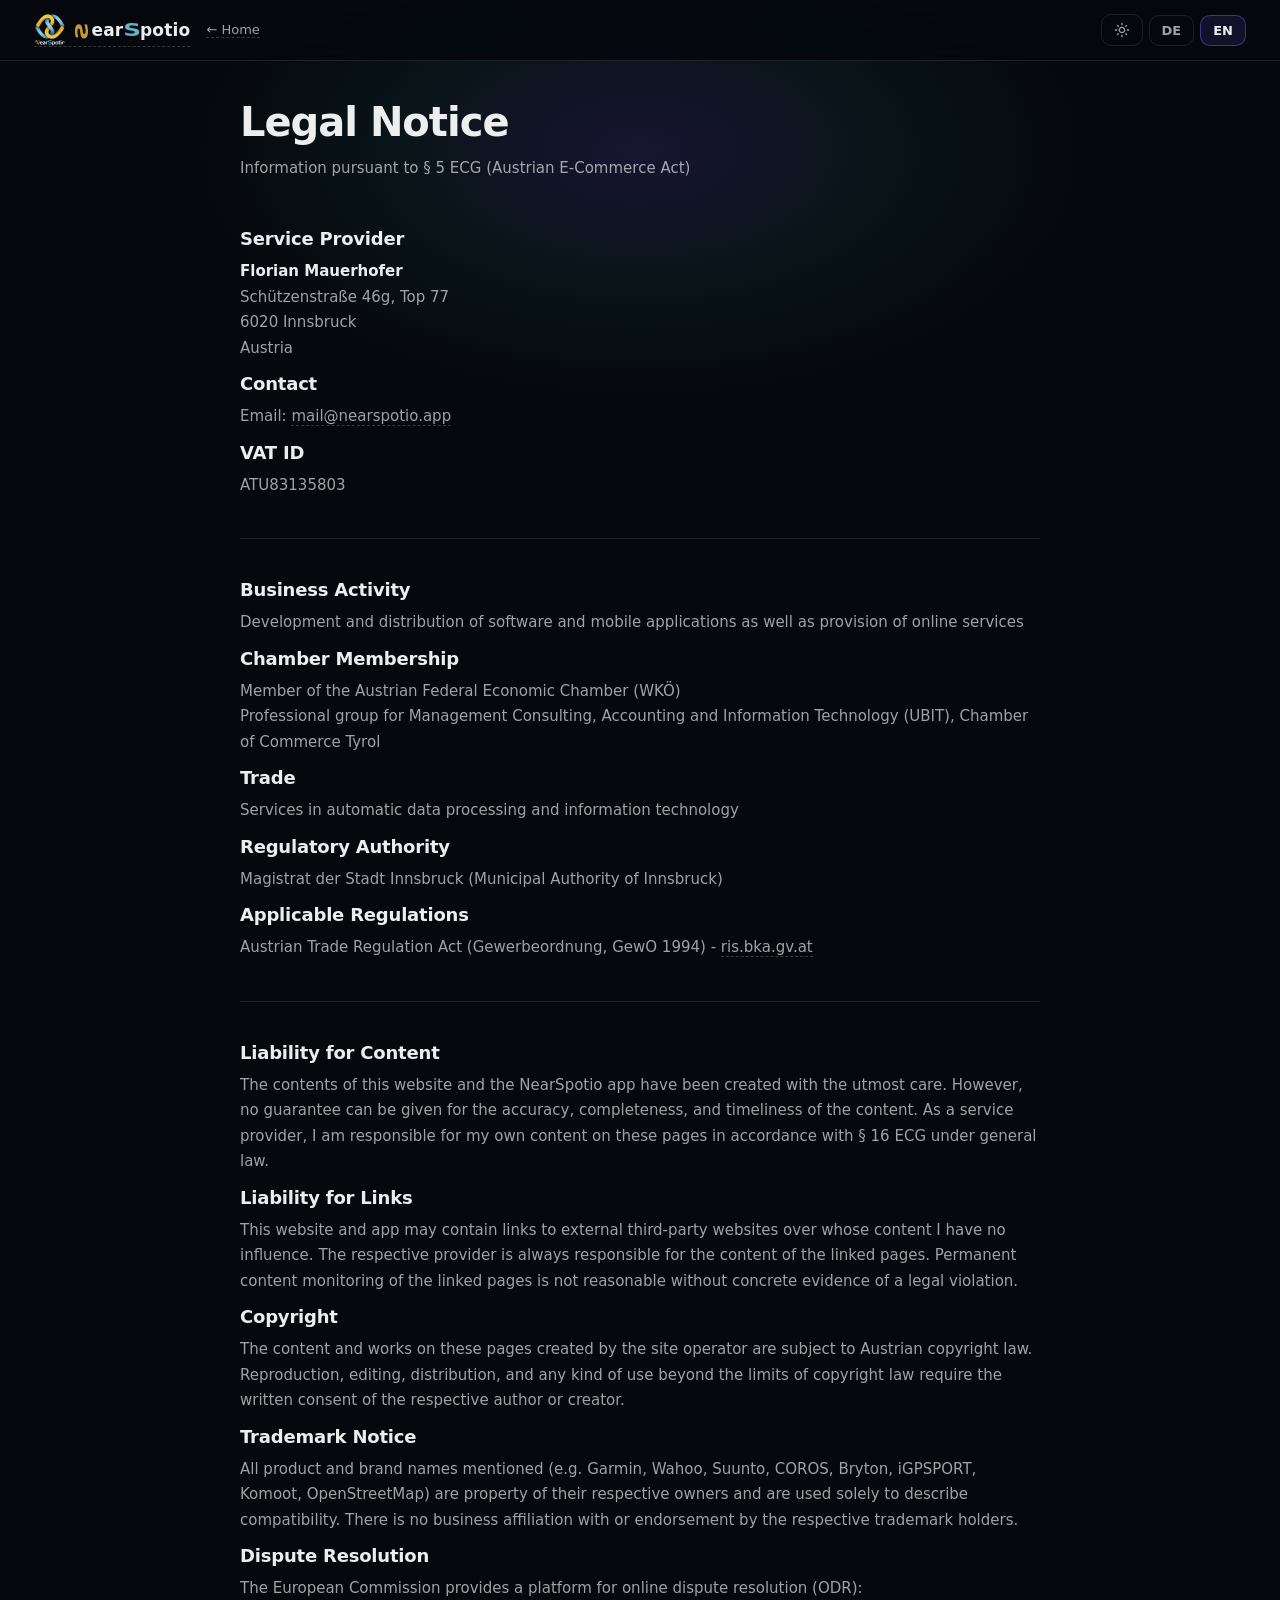
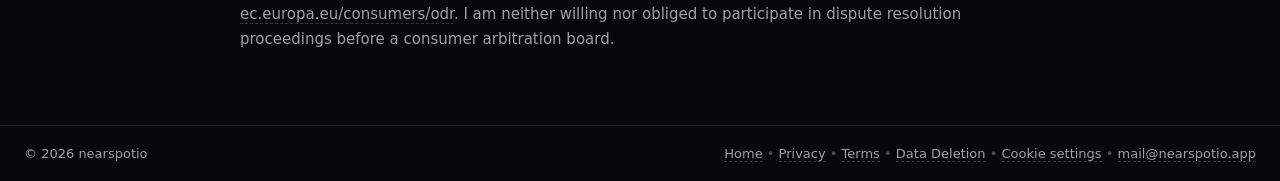
<file: impressum/index.html>
<!-- =========================
     Datei: /impressum/index.html
     ========================= -->
<!doctype html>
<html lang="en">

<head>
  <meta charset="utf-8" />
  <script>!function(){var t=localStorage.getItem('nearspotio-theme');if(t)document.documentElement.dataset.theme=t}()</script>
  <meta name="viewport" content="width=device-width,initial-scale=1" />
  <title>nearspotio - Impressum / Legal Notice</title>
  <meta name="description" content="Impressum / Legal Notice for NearSpotio" />

  <link rel="canonical" href="https://www.nearspotio.app/impressum/" />
  <link rel="icon" href="/favicon.ico" sizes="48x48">
  <link rel="icon" type="image/png" sizes="16x16" href="/img/favicon-16.png">
  <link rel="icon" type="image/png" sizes="32x32" href="/img/favicon-32.png">
  <link rel="apple-touch-icon" sizes="180x180" href="/img/apple-touch-icon.png">
  <link rel="icon" type="image/png" sizes="192x192" href="/img/favicon-192.png">

  <style>
    /* ======== VARIABLES ======== */
    :root {
      --bg: #06080d;
      --bg2: #0a0d14;
      --bg3: #0e1119;
      --text: rgba(255, 255, 255, .93);
      --muted: rgba(255, 255, 255, .62);
      --line: rgba(255, 255, 255, .10);
      --card: rgba(255, 255, 255, .04);
      --card-hover: rgba(255, 255, 255, .07);
      --shadow: 0 20px 60px rgba(0, 0, 0, .5);
      --radius: 20px;
      --accent: #7c5cff;
      --accent2: #2dd4bf;
      --n-color: #C79A2E;
      --s-color: #5FB3C8;
      --max: 1260px;
      --nav-bg: rgba(6, 8, 13, .82);
    }

    [data-theme="light"] {
      --bg: #f4f5fa;
      --bg2: #edeef5;
      --bg3: #e6e7f0;
      --text: rgba(0, 0, 0, .88);
      --muted: rgba(0, 0, 0, .52);
      --line: rgba(0, 0, 0, .08);
      --card: rgba(255, 255, 255, .70);
      --card-hover: rgba(255, 255, 255, .90);
      --shadow: 0 20px 60px rgba(0, 0, 0, .06);
      --nav-bg: rgba(244, 245, 250, .82);
    }

    /* ======== RESET ======== */
    *, *::before, *::after { box-sizing: border-box; margin: 0; padding: 0; }
    html { scroll-behavior: smooth; overflow-x: clip; max-width: 100%; }

    body {
      font-family: ui-sans-serif, system-ui, -apple-system, 'Segoe UI', Roboto, Arial, sans-serif;
      color: var(--text);
      background: var(--bg);
      overflow-x: hidden;
      -webkit-font-smoothing: antialiased;
    }

    /* ======== NAV ======== */
    .nav {
      position: fixed;
      top: 0;
      left: 0;
      right: 0;
      z-index: 100;
      background: var(--nav-bg);
      backdrop-filter: blur(20px) saturate(1.4);
      -webkit-backdrop-filter: blur(20px) saturate(1.4);
      border-bottom: 1px solid var(--line);
      transition: background .35s ease, border-color .35s ease;
    }

    .nav-inner {
      max-width: var(--max);
      margin: 0 auto;
      padding: 0 24px;
      height: 60px;
      display: flex;
      align-items: center;
      justify-content: space-between;
    }

    .nav-left {
      display: flex;
      align-items: center;
      gap: 16px;
    }

    .brand {
      display: flex;
      align-items: center;
      gap: 10px;
      text-decoration: none;
      color: var(--text);
    }

    .logo {
      width: 32px;
      height: 32px;
      overflow: hidden;
      border-radius: 8px;
    }

    .logo-dark { display: block; }
    .logo-light { display: none; }
    [data-theme="light"] .logo-dark { display: none; }
    [data-theme="light"] .logo-light { display: block; }
    .logo img { width: 100%; height: 100%; display: block; }

    .brand-name {
      font-weight: 800;
      font-size: 17px;
      letter-spacing: .2px;
    }

    .brand-part {
      white-space: nowrap;
    }

    .nav-actions {
      display: flex;
      gap: 6px;
      align-items: center;
    }

    .btn {
      display: inline-flex;
      align-items: center;
      gap: 6px;
      padding: 7px 12px;
      border-radius: 10px;
      border: 1px solid var(--line);
      text-decoration: none;
      color: var(--muted);
      background: transparent;
      cursor: pointer;
      font-weight: 600;
      font-size: 13px;
      transition: all .15s ease;
      user-select: none;
    }

    .btn:hover { color: var(--text); background: var(--card); }
    .btn.active {
      color: var(--text);
      border-color: rgba(124, 92, 255, .45);
      background: rgba(124, 92, 255, .12);
    }
    .btn:active { transform: scale(.96); }
    .btn:focus-visible { outline: 2px solid var(--accent); outline-offset: 2px; }

    .back-btn {
      font-size: 13px;
      color: var(--muted);
      text-decoration: none;
      display: inline-flex;
      align-items: center;
      gap: 4px;
      transition: color .15s ease;
    }
    .back-btn:hover { color: var(--text); }

    .theme-icon { display: block; }

    /* ======== PAGE CONTENT ======== */
    .page-wrap {
      padding: 100px 24px 60px;
      position: relative;
    }

    .page-glow {
      position: absolute;
      top: -100px;
      left: 50%;
      transform: translateX(-50%);
      width: 900px;
      height: 500px;
      background: radial-gradient(ellipse, rgba(124, 92, 255, .15) 0%, rgba(45, 212, 191, .06) 40%, transparent 70%);
      pointer-events: none;
    }

    [data-theme="light"] .page-glow {
      background: radial-gradient(ellipse, rgba(124, 92, 255, .08) 0%, rgba(45, 212, 191, .04) 40%, transparent 70%);
    }

    .page-inner {
      max-width: 800px;
      margin: 0 auto;
      position: relative;
    }

    .page-header {
      margin-bottom: 48px;
    }

    .page-header h1 {
      font-size: clamp(28px, 4vw, 40px);
      font-weight: 900;
      letter-spacing: -1px;
      line-height: 1.1;
      margin-bottom: 12px;
    }

    .page-header .sub {
      color: var(--muted);
      font-size: 15px;
      font-weight: 450;
      line-height: 1.6;
    }

    .content section { display: none; }
    .content section.active { display: block; }

    h2 {
      font-size: 18px;
      font-weight: 700;
      letter-spacing: -.2px;
      margin: 36px 0 10px 0;
      color: var(--text);
    }

    h2:first-child { margin-top: 0; }

    p, li {
      margin: 0 0 12px 0;
      color: var(--muted);
      line-height: 1.7;
      font-size: 15px;
      font-weight: 450;
    }

    strong { color: var(--text); }
    [data-theme="light"] strong { color: rgba(0, 0, 0, .80); }

    a {
      color: var(--muted);
      text-decoration: none;
      border-bottom: 1px dashed rgba(255, 255, 255, .20);
      transition: all .15s ease;
    }

    a:hover { color: var(--text); border-bottom-color: rgba(255, 255, 255, .45); }
    [data-theme="light"] a { border-bottom-color: rgba(0, 0, 0, .15); }
    [data-theme="light"] a:hover { border-bottom-color: rgba(0, 0, 0, .35); }
    a:focus-visible { outline: 2px solid var(--accent); outline-offset: 2px; }

    code {
      font-family: ui-monospace, SFMono-Regular, Menlo, Monaco, Consolas, "Liberation Mono", "Courier New", monospace;
      font-size: 12px;
      color: var(--muted);
      background: var(--card);
      border: 1px solid var(--line);
      padding: 2px 6px;
      border-radius: 6px;
    }

    /* ======== DIVIDER between sections ======== */
    .section-divider {
      border: none;
      border-top: 1px solid var(--line);
      margin: 40px 0;
    }

    /* ======== FOOTER ======== */
    .footer-wrap {
      border-top: 1px solid var(--line);
      padding: 20px 24px;
      transition: border-color .35s ease;
    }

    .footer {
      max-width: var(--max);
      margin: 0 auto;
      display: flex;
      flex-wrap: wrap;
      gap: 10px;
      justify-content: space-between;
      align-items: center;
      color: var(--muted);
      font-size: 13px;
    }

    .footer a {
      color: var(--muted);
      text-decoration: none;
      border-bottom: 1px dashed rgba(255, 255, 255, .20);
      transition: all .15s ease;
    }

    .footer a:hover { color: var(--text); border-bottom-color: rgba(255, 255, 255, .45); }
    [data-theme="light"] .footer a { border-bottom-color: rgba(0, 0, 0, .15); }
    [data-theme="light"] .footer a:hover { border-bottom-color: rgba(0, 0, 0, .35); }
    .footer a:focus-visible { outline: 2px solid var(--accent); outline-offset: 2px; }

    /* ======== SCROLL ANIMATIONS ======== */
    .reveal {
      opacity: 0;
      transform: translateY(28px);
      transition: opacity .6s ease, transform .6s ease;
    }

    .reveal.visible {
      opacity: 1;
      transform: translateY(0);
    }

    .reveal-delay-1 { transition-delay: .08s; }
    .reveal-delay-2 { transition-delay: .16s; }

    @media (prefers-reduced-motion: reduce) {
      .reveal { opacity: 1; transform: none; transition: none; }
    }

    @media (max-width: 600px) {
      .nav-inner {
        padding: 8px 16px;
        height: auto;
        min-height: 56px;
        flex-wrap: wrap;
        gap: 8px;
        min-width: 0;
      }
      .nav-left { gap: 10px; flex: 1 1 auto; min-width: 0; }
      .nav-actions { flex: 0 0 auto; }
      .back-btn { display: none; }
      .brand { min-width: 0; flex: 0 1 auto; overflow: hidden; }
      .brand-name { overflow: hidden; }
    }

    /* ======== THEME TRANSITIONS ======== */
    body, .nav, .footer-wrap, .footer a, .btn {
      transition: background .35s ease, color .35s ease, border-color .35s ease, box-shadow .35s ease;
    }
  </style>

  <!-- Cookie consent (loads GA4 only after opt-in) -->
  <link rel="stylesheet" href="/css/cookieconsent.css">
  <link rel="stylesheet" href="/css/consent-theme.css">
  <script defer src="/js/cookieconsent.umd.js"></script>
  <script defer src="/js/consent.js"></script>
</head>

<body>

  <!-- ======== NAV ======== -->
  <nav class="nav">
    <div class="nav-inner">
      <div class="nav-left">
        <a class="brand" href="/" aria-label="NearSpotio Home">
          <div class="logo"><img class="logo-dark" src="/img/in_app_icon_d.png" alt="NearSpotio" /><img class="logo-light" src="/img/in_app_icon_l.png" alt="NearSpotio" /></div>
          <span class="brand-name" translate="no"><span class="brand-part"><span style="display:inline-block;transform:scaleX(-1) rotate(90deg) scaleX(1.45) translateX(1px);color:var(--n-color);font-weight:700;margin-right:3px">S</span>ear</span><wbr><span class="brand-part"><span style="display:inline-block;transform:scaleX(1.45);color:var(--s-color);font-weight:700;margin-left:2.5px;margin-right:1.5px">S</span>potio</span></span>
        </a>
        <a class="back-btn" href="/" id="link-home">&larr; Home</a>
      </div>
      <div class="nav-actions">
        <span class="btn" id="btn-theme" role="button" tabindex="0"><svg class="theme-icon" width="16" height="16" viewBox="0 0 24 24" fill="currentColor"></svg></span>
        <span class="btn" id="btn-de" role="button" tabindex="0">DE</span>
        <span class="btn active" id="btn-en" role="button" tabindex="0">EN</span>
      </div>
    </div>
  </nav>

  <!-- ======== PAGE CONTENT ======== -->
  <div class="page-wrap">
    <div class="page-glow"></div>
    <div class="page-inner">

      <div class="page-header reveal">
        <h1 id="page-title">Legal Notice</h1>
        <div class="sub" id="sub-text">Information pursuant to &sect; 5 ECG (Austrian E-Commerce Act)</div>
      </div>

      <div class="content">
        <!-- ======================== DEUTSCH ======================== -->
        <section id="sec-de">
          <div class="reveal">
            <h2>Diensteanbieter</h2>
            <p id="provider-de" translate="no"></p>
          </div>

          <div class="reveal reveal-delay-1">
            <h2>Kontakt</h2>
            <p id="contact-de" translate="no"></p>
          </div>

          <div class="reveal reveal-delay-2">
            <h2>UID-Nummer</h2>
            <p translate="no">ATU83135803</p>
          </div>

          <hr class="section-divider reveal">

          <div class="reveal">
            <h2>Unternehmensgegenstand</h2>
            <p>Entwicklung und Vertrieb von Software und mobilen Applikationen sowie Bereitstellung von Online-Diensten</p>
          </div>

          <div class="reveal">
            <h2>Kammerzugeh&ouml;rigkeit</h2>
            <p>Mitglied der Wirtschaftskammer &Ouml;sterreich<br>
              Fachgruppe Unternehmensberatung, Buchhaltung und Informationstechnologie (UBIT), WK Tirol</p>
          </div>

          <div class="reveal">
            <h2>Gewerbe</h2>
            <p>Dienstleistungen in der automatischen Datenverarbeitung und Informationstechnik</p>
          </div>

          <div class="reveal">
            <h2>Zust&auml;ndige Beh&ouml;rde</h2>
            <p>Magistrat der Stadt Innsbruck</p>
          </div>

          <div class="reveal">
            <h2>Anwendbare Rechtsvorschriften</h2>
            <p>Gewerbeordnung (GewO 1994) - <a href="https://www.ris.bka.gv.at/GeltendeFassung.wxe?Abfrage=Bundesnormen&Gesetzesnummer=10007517" target="_blank" rel="noopener">ris.bka.gv.at</a></p>
          </div>

          <hr class="section-divider reveal">

          <div class="reveal">
            <h2>Haftung f&uuml;r Inhalte</h2>
            <p>Die Inhalte dieser Website und der App <span translate="no">NearSpotio</span> wurden mit gr&ouml;&szlig;tm&ouml;glicher Sorgfalt erstellt. F&uuml;r die
              Richtigkeit, Vollst&auml;ndigkeit und Aktualit&auml;t der Inhalte kann jedoch keine Gew&auml;hr &uuml;bernommen werden. Als
              Diensteanbieter bin ich gem&auml;&szlig; &sect; 16 ECG f&uuml;r eigene Inhalte auf diesen Seiten nach den allgemeinen Gesetzen
              verantwortlich.</p>
          </div>

          <div class="reveal">
            <h2>Haftung f&uuml;r Links</h2>
            <p>Diese Website und die App k&ouml;nnen Links zu externen Websites Dritter enthalten, auf deren Inhalte ich
              keinen Einfluss habe. F&uuml;r die Inhalte der verlinkten Seiten ist stets der jeweilige Anbieter
              verantwortlich. Eine permanente inhaltliche Kontrolle der verlinkten Seiten ist ohne konkrete
              Anhaltspunkte einer Rechtsverletzung nicht zumutbar.</p>
          </div>

          <div class="reveal">
            <h2>Urheberrecht</h2>
            <p>Die durch den Seitenbetreiber erstellten Inhalte und Werke auf diesen Seiten unterliegen dem
              &ouml;sterreichischen Urheberrecht. Die Vervielf&auml;ltigung, Bearbeitung, Verbreitung und jede Art der Verwertung
              au&szlig;erhalb der Grenzen des Urheberrechtes bed&uuml;rfen der schriftlichen Zustimmung des jeweiligen Autors bzw.
              Erstellers.</p>
          </div>

          <div class="reveal">
            <h2>Markenhinweis</h2>
            <p>Alle genannten Produkt- und Markennamen (z.&nbsp;B. <span translate="no">Garmin</span>, <span translate="no">Wahoo</span>, <span translate="no">Suunto</span>, <span translate="no">COROS</span>, <span translate="no">Bryton</span>, <span translate="no">iGPSPORT</span>, <span translate="no">Komoot</span>, <span translate="no">OpenStreetMap</span>) sind Eigentum ihrer jeweiligen Inhaber und dienen ausschlie&szlig;lich der Beschreibung der Kompatibilit&auml;t. Es besteht keine gesch&auml;ftliche Verbindung oder Empfehlung durch die jeweiligen Markeninhaber.</p>
          </div>

          <div class="reveal">
            <h2>Streitbeilegung</h2>
            <p>Die Europ&auml;ische Kommission stellt eine Plattform zur Online-Streitbeilegung (OS) bereit: <a
                href="https://ec.europa.eu/consumers/odr/" target="_blank"
                rel="noopener">ec.europa.eu/consumers/odr</a>. Ich bin nicht bereit oder verpflichtet, an
              Streitbeilegungsverfahren vor einer Verbraucherschlichtungsstelle teilzunehmen.</p>
          </div>
        </section>

        <!-- ======================== ENGLISH ======================== -->
        <section id="sec-en" class="active">
          <div class="reveal">
            <h2>Service Provider</h2>
            <p id="provider-en" translate="no"></p>
          </div>

          <div class="reveal reveal-delay-1">
            <h2>Contact</h2>
            <p id="contact-en" translate="no"></p>
          </div>

          <div class="reveal reveal-delay-2">
            <h2>VAT ID</h2>
            <p translate="no">ATU83135803</p>
          </div>

          <hr class="section-divider reveal">

          <div class="reveal">
            <h2>Business Activity</h2>
            <p>Development and distribution of software and mobile applications as well as provision of online services</p>
          </div>

          <div class="reveal">
            <h2>Chamber Membership</h2>
            <p>Member of the Austrian Federal Economic Chamber (WK&Ouml;)<br>
              Professional group for Management Consulting, Accounting and Information Technology (UBIT), Chamber of Commerce Tyrol</p>
          </div>

          <div class="reveal">
            <h2>Trade</h2>
            <p>Services in automatic data processing and information technology</p>
          </div>

          <div class="reveal">
            <h2>Regulatory Authority</h2>
            <p>Magistrat der Stadt Innsbruck (Municipal Authority of Innsbruck)</p>
          </div>

          <div class="reveal">
            <h2>Applicable Regulations</h2>
            <p>Austrian Trade Regulation Act (Gewerbeordnung, GewO 1994) - <a href="https://www.ris.bka.gv.at/GeltendeFassung.wxe?Abfrage=Bundesnormen&Gesetzesnummer=10007517" target="_blank" rel="noopener">ris.bka.gv.at</a></p>
          </div>

          <hr class="section-divider reveal">

          <div class="reveal">
            <h2>Liability for Content</h2>
            <p>The contents of this website and the <span translate="no">NearSpotio</span> app have been created with the utmost care. However, no
              guarantee can be given for the accuracy, completeness, and timeliness of the content. As a service
              provider, I am responsible for my own content on these pages in accordance with &sect; 16 ECG under general
              law.</p>
          </div>

          <div class="reveal">
            <h2>Liability for Links</h2>
            <p>This website and app may contain links to external third-party websites over whose content I have no
              influence. The respective provider is always responsible for the content of the linked pages. Permanent
              content monitoring of the linked pages is not reasonable without concrete evidence of a legal violation.</p>
          </div>

          <div class="reveal">
            <h2>Copyright</h2>
            <p>The content and works on these pages created by the site operator are subject to Austrian copyright law.
              Reproduction, editing, distribution, and any kind of use beyond the limits of copyright law require the
              written consent of the respective author or creator.</p>
          </div>

          <div class="reveal">
            <h2>Trademark Notice</h2>
            <p>All product and brand names mentioned (e.g. <span translate="no">Garmin</span>, <span translate="no">Wahoo</span>, <span translate="no">Suunto</span>, <span translate="no">COROS</span>, <span translate="no">Bryton</span>, <span translate="no">iGPSPORT</span>, <span translate="no">Komoot</span>, <span translate="no">OpenStreetMap</span>) are property of their respective owners and are used solely to describe compatibility. There is no business affiliation with or endorsement by the respective trademark holders.</p>
          </div>

          <div class="reveal">
            <h2>Dispute Resolution</h2>
            <p>The European Commission provides a platform for online dispute resolution (ODR): <a
                href="https://ec.europa.eu/consumers/odr/" target="_blank"
                rel="noopener">ec.europa.eu/consumers/odr</a>. I am neither willing nor obliged to participate in
              dispute resolution proceedings before a consumer arbitration board.</p>
          </div>
        </section>
      </div>

    </div>
  </div>

  <!-- ======== FOOTER ======== -->
  <div class="footer-wrap">
    <div class="footer">
      <div>&copy; <span id="year"></span> <span translate="no">nearspotio</span></div>
      <div>
        <a href="/" id="foot-home">Home</a>
        <span style="opacity:.45">&bull;</span>
        <a href="/privacy/" id="foot-privacy">Privacy</a>
        <span style="opacity:.45">&bull;</span>
        <a href="/terms/" id="foot-terms">Terms</a>
        <span style="opacity:.45">&bull;</span>
        <a href="/data-deletion/" id="foot-deletion">Data Deletion</a>
        <span style="opacity:.45">&bull;</span>
        <a href="#" data-cc="show-preferencesModal" id="foot-cookies">Cookie settings</a>
        <span style="opacity:.45">&bull;</span>
        <span><a class="eml" data-u="mail" data-d="nearspotio.app" style="cursor:pointer"></a></span>
      </div>
    </div>
  </div>

  <script>
    document.getElementById("year").textContent = new Date().getFullYear();

    // Anti-crawler: render provider info via JS
    var n = ['Flo','rian',' Mauer','hofer'].join('');
    var s = ['Sch\u00fctzen','stra\u00dfe',' 46g',', Top 77'].join('');
    var c = ['6020',' Inns','bruck'].join('');
    document.getElementById('provider-de').innerHTML = '<strong>'+n+'</strong><br>'+s+'<br>'+c+'<br>Austria';
    document.getElementById('provider-en').innerHTML = '<strong>'+n+'</strong><br>'+s+'<br>'+c+'<br>Austria';
    document.getElementById('contact-de').innerHTML = 'E-Mail: <a class="eml" data-u="mail" data-d="nearspotio.app"></a>';
    document.getElementById('contact-en').innerHTML = 'Email: <a class="eml" data-u="mail" data-d="nearspotio.app"></a>';

    // ---- Language ----
    const btnDe = document.getElementById("btn-de");
    const btnEn = document.getElementById("btn-en");
    const secDe = document.getElementById("sec-de");
    const secEn = document.getElementById("sec-en");

    function setLang(lang) {
      const isDe = lang === "de";
      secDe.classList.toggle("active", isDe);
      secEn.classList.toggle("active", !isDe);
      btnDe.classList.toggle("active", isDe);
      btnEn.classList.toggle("active", !isDe);
      document.documentElement.lang = lang;

      document.getElementById("page-title").textContent = isDe ? "Impressum" : "Legal Notice";
      document.getElementById("sub-text").textContent = isDe
        ? "Angaben gem\u00e4\u00df \u00a7 5 ECG (E-Commerce-Gesetz)"
        : "Information pursuant to \u00a7 5 ECG (Austrian E-Commerce Act)";
      document.getElementById("link-home").textContent = isDe ? "\u2190 Startseite" : "\u2190 Home";
      document.getElementById("foot-home").textContent = isDe ? "Startseite" : "Home";
      document.getElementById("foot-privacy").textContent = isDe ? "Datenschutz" : "Privacy";
      document.getElementById("foot-terms").textContent = isDe ? "Nutzungsbedingungen" : "Terms";
      document.getElementById("foot-deletion").textContent = isDe ? "Datenl\u00f6schung" : "Data Deletion";
      document.getElementById("foot-cookies").textContent = isDe ? "Cookie-Einstellungen" : "Cookie settings";

      localStorage.setItem("nearspotio-lang", lang);

      // Re-trigger scroll animations for newly visible section
      document.querySelectorAll('.content section.active .reveal').forEach(function(el) {
        el.classList.remove('visible');
        void el.offsetWidth;
        if (observer) observer.observe(el);
      });
    }

    btnDe.addEventListener("click", function() { setLang("de"); });
    btnEn.addEventListener("click", function() { setLang("en"); });

    setLang(localStorage.getItem("nearspotio-lang") || "en");

    // ---- Theme ----
    var sunPath = 'M12 7c-2.76 0-5 2.24-5 5s2.24 5 5 5 5-2.24 5-5-2.24-5-5-5zm0 8c-1.65 0-3-1.35-3-3s1.35-3 3-3 3 1.35 3 3-1.35 3-3 3zM2 13h2c.55 0 1-.45 1-1s-.45-1-1-1H2c-.55 0-1 .45-1 1s.45 1 1 1zm18 0h2c.55 0 1-.45 1-1s-.45-1-1-1h-2c-.55 0-1 .45-1 1s.45 1 1 1zM11 2v2c0 .55.45 1 1 1s1-.45 1-1V2c0-.55-.45-1-1-1s-1 .45-1 1zm0 18v2c0 .55.45 1 1 1s1-.45 1-1v-2c0-.55-.45-1-1-1s-1 .45-1 1zM5.99 4.58a.996.996 0 00-1.41 0 .996.996 0 000 1.41l1.06 1.06c.39.39 1.03.39 1.41 0s.39-1.03 0-1.41L5.99 4.58zm12.37 12.37a.996.996 0 00-1.41 0 .996.996 0 000 1.41l1.06 1.06c.39.39 1.03.39 1.41 0a.996.996 0 000-1.41l-1.06-1.06zm1.06-10.96a.996.996 0 000-1.41.996.996 0 00-1.41 0l-1.06 1.06c-.39.39-.39 1.03 0 1.41s1.03.39 1.41 0l1.06-1.06zM7.05 18.36a.996.996 0 000-1.41.996.996 0 00-1.41 0l-1.06 1.06c-.39.39-.39 1.03 0 1.41s1.03.39 1.41 0l1.06-1.06z';
    var moonPath = 'M12 3a9 9 0 109 9c0-.46-.04-.92-.1-1.36a5.389 5.389 0 01-4.4 2.26 5.403 5.403 0 01-3.14-9.8c-.44-.06-.9-.1-1.36-.1z';
    var themeBtn = document.getElementById('btn-theme');
    function setTheme(t) {
      document.documentElement.dataset.theme = t;
      themeBtn.querySelector('.theme-icon').innerHTML = '<path d="' + (t === 'light' ? moonPath : sunPath) + '"/>';
      localStorage.setItem('nearspotio-theme', t);
    }
    themeBtn.addEventListener('click', function() {
      setTheme(document.documentElement.dataset.theme === 'light' ? 'dark' : 'light');
    });
    setTheme(localStorage.getItem('nearspotio-theme') || 'dark');

    // ---- Email obfuscation ----
    document.querySelectorAll('.eml').forEach(function(el){var u=el.dataset.u,d=el.dataset.d,a=u+'@'+d;el.href='mail'+'to:'+a;el.textContent=a;});

    // ---- Scroll reveal ----
    var observer = null;
    if ('IntersectionObserver' in window && !window.matchMedia('(prefers-reduced-motion: reduce)').matches) {
      observer = new IntersectionObserver(function(entries) {
        entries.forEach(function(entry) {
          if (entry.isIntersecting) {
            entry.target.classList.add('visible');
            observer.unobserve(entry.target);
          }
        });
      }, { threshold: 0.1 });
      document.querySelectorAll('.content section.active .reveal, .page-header.reveal').forEach(function(el) {
        observer.observe(el);
      });
    } else {
      document.querySelectorAll('.reveal').forEach(function(el) { el.classList.add('visible'); });
    }
  </script>
</body>

</html>
</file>
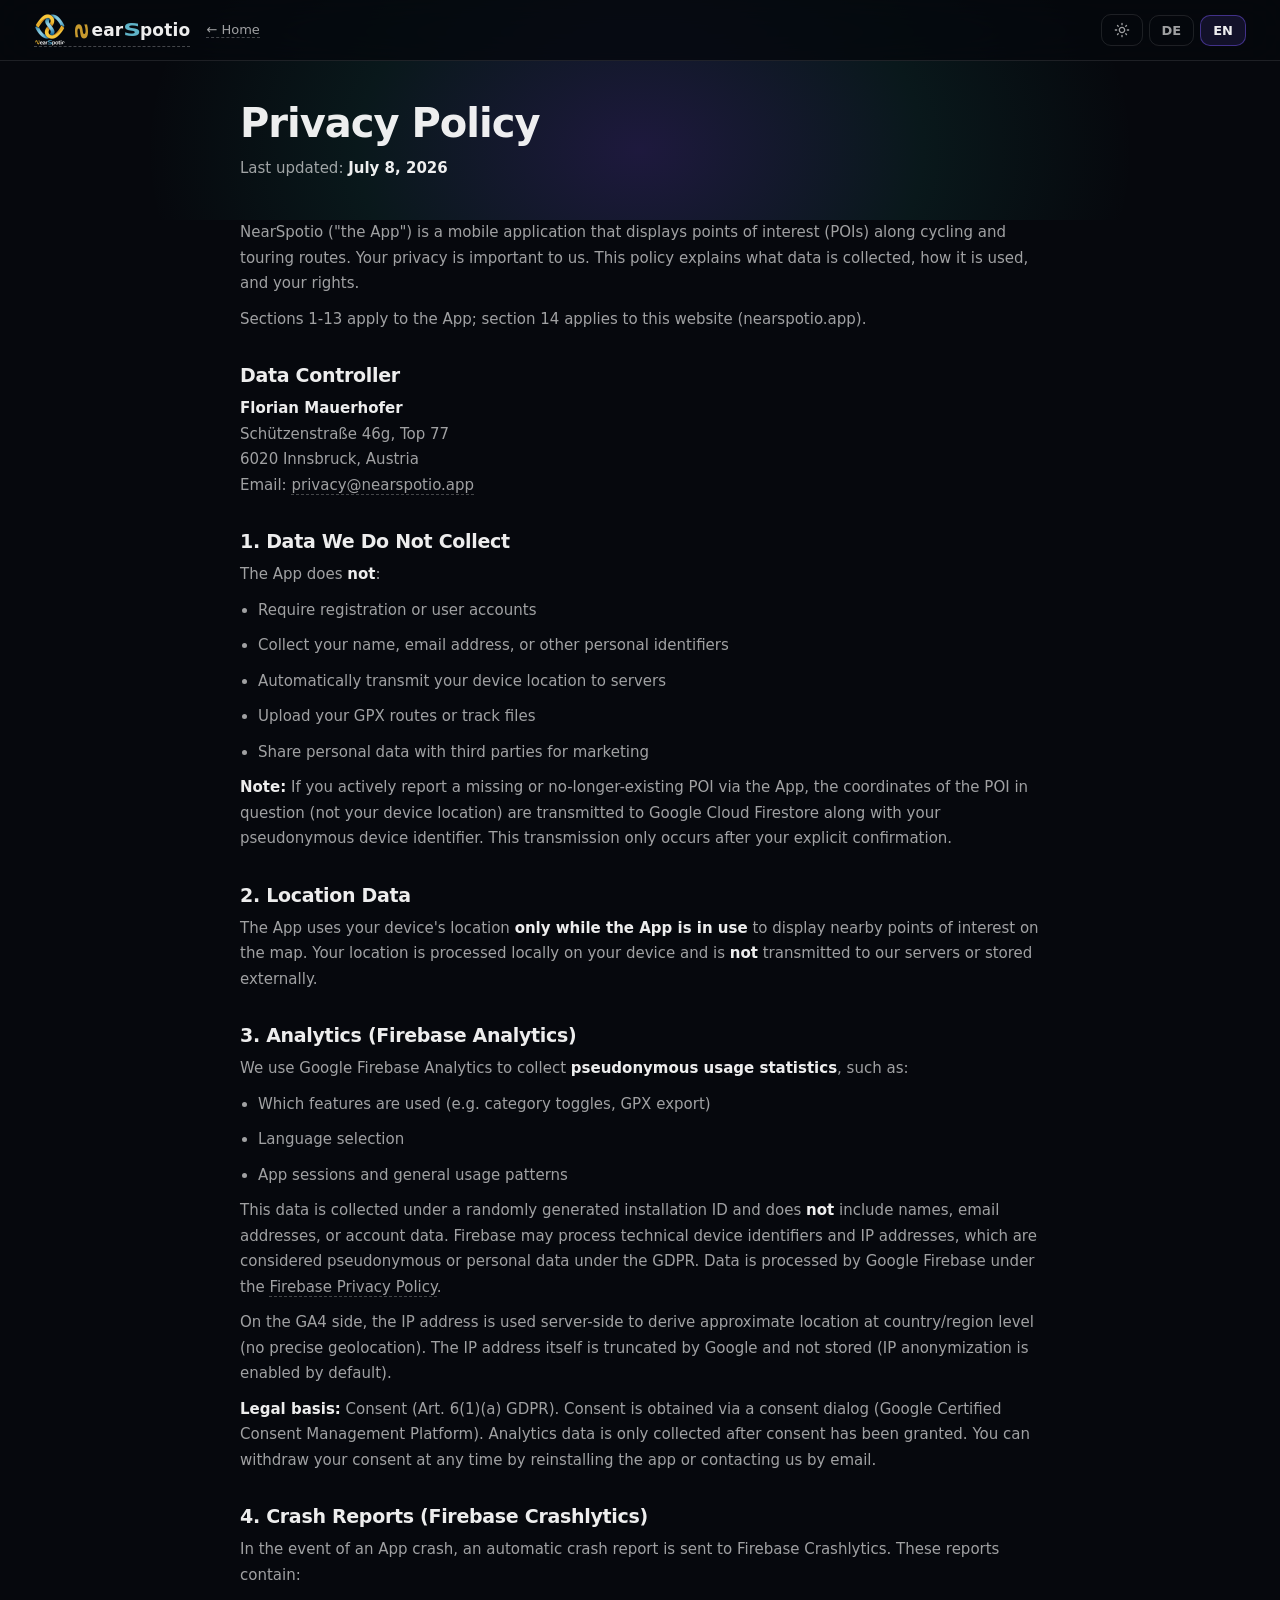
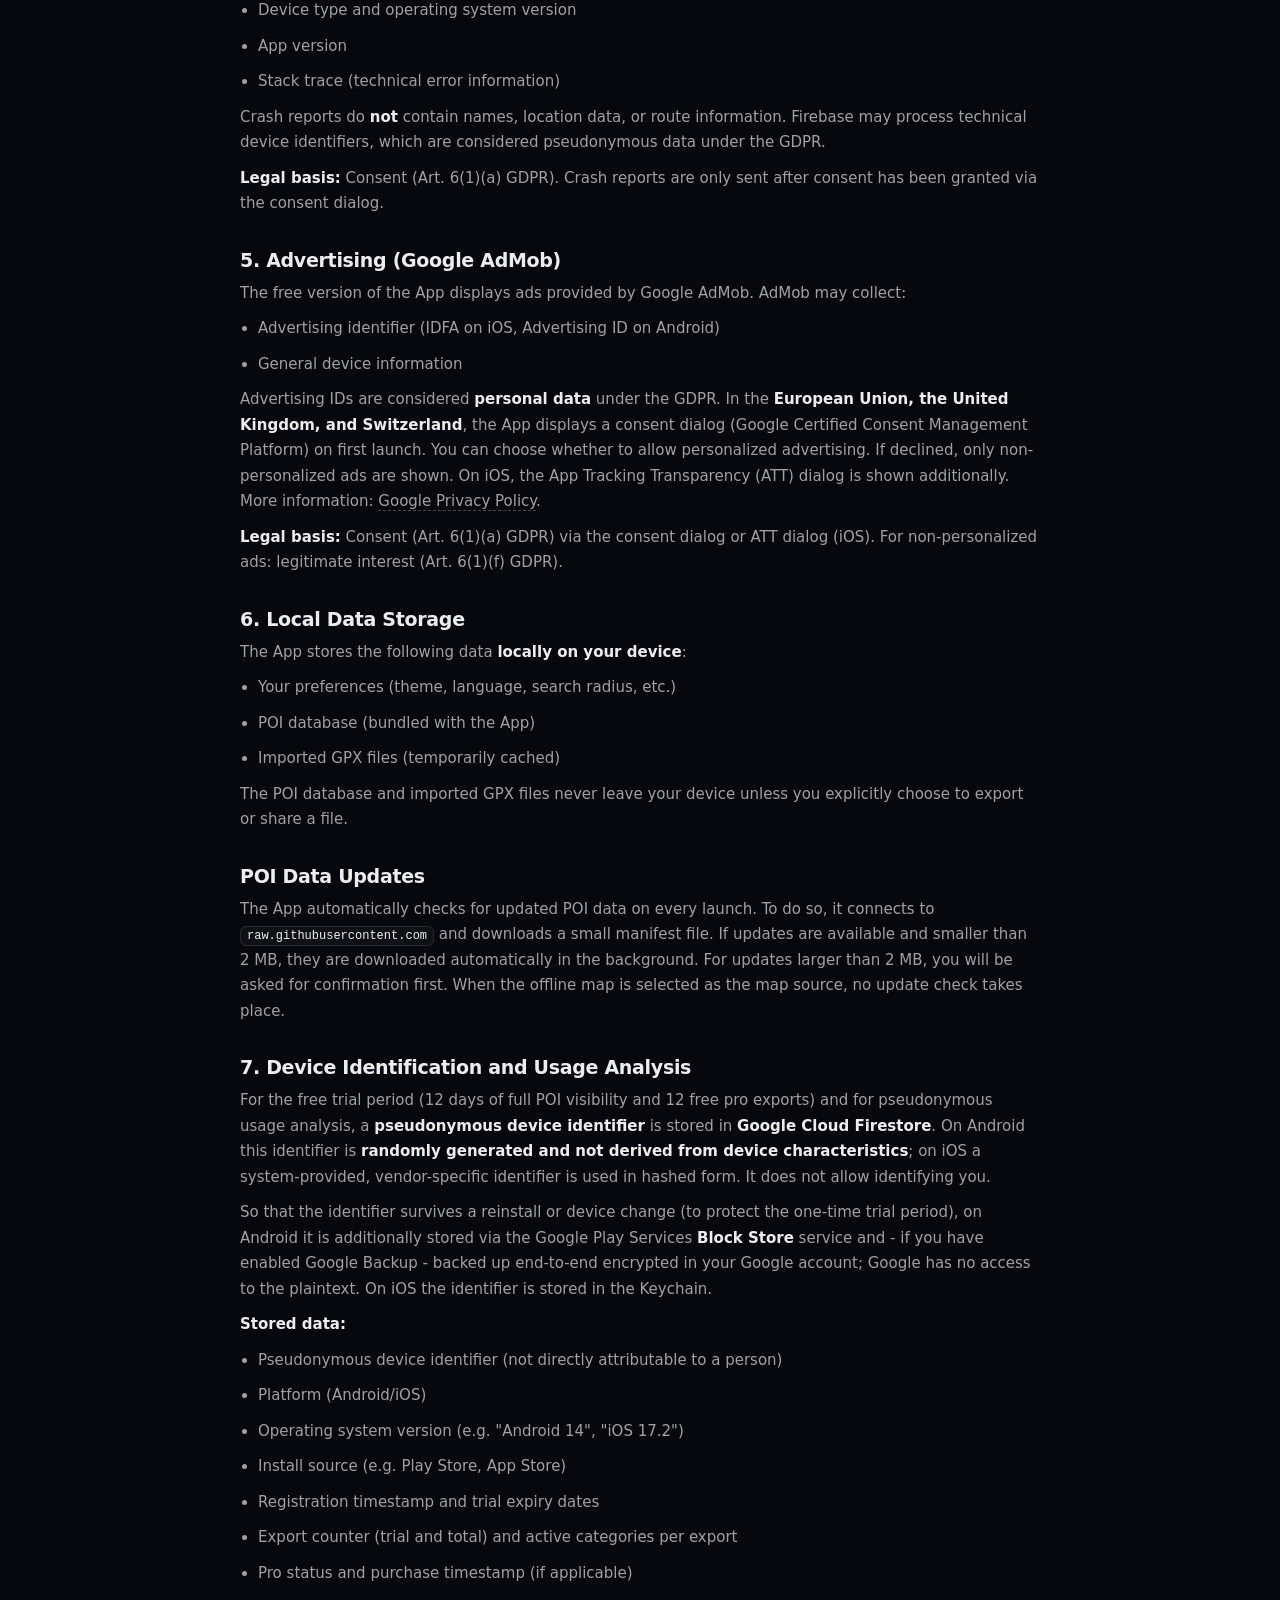
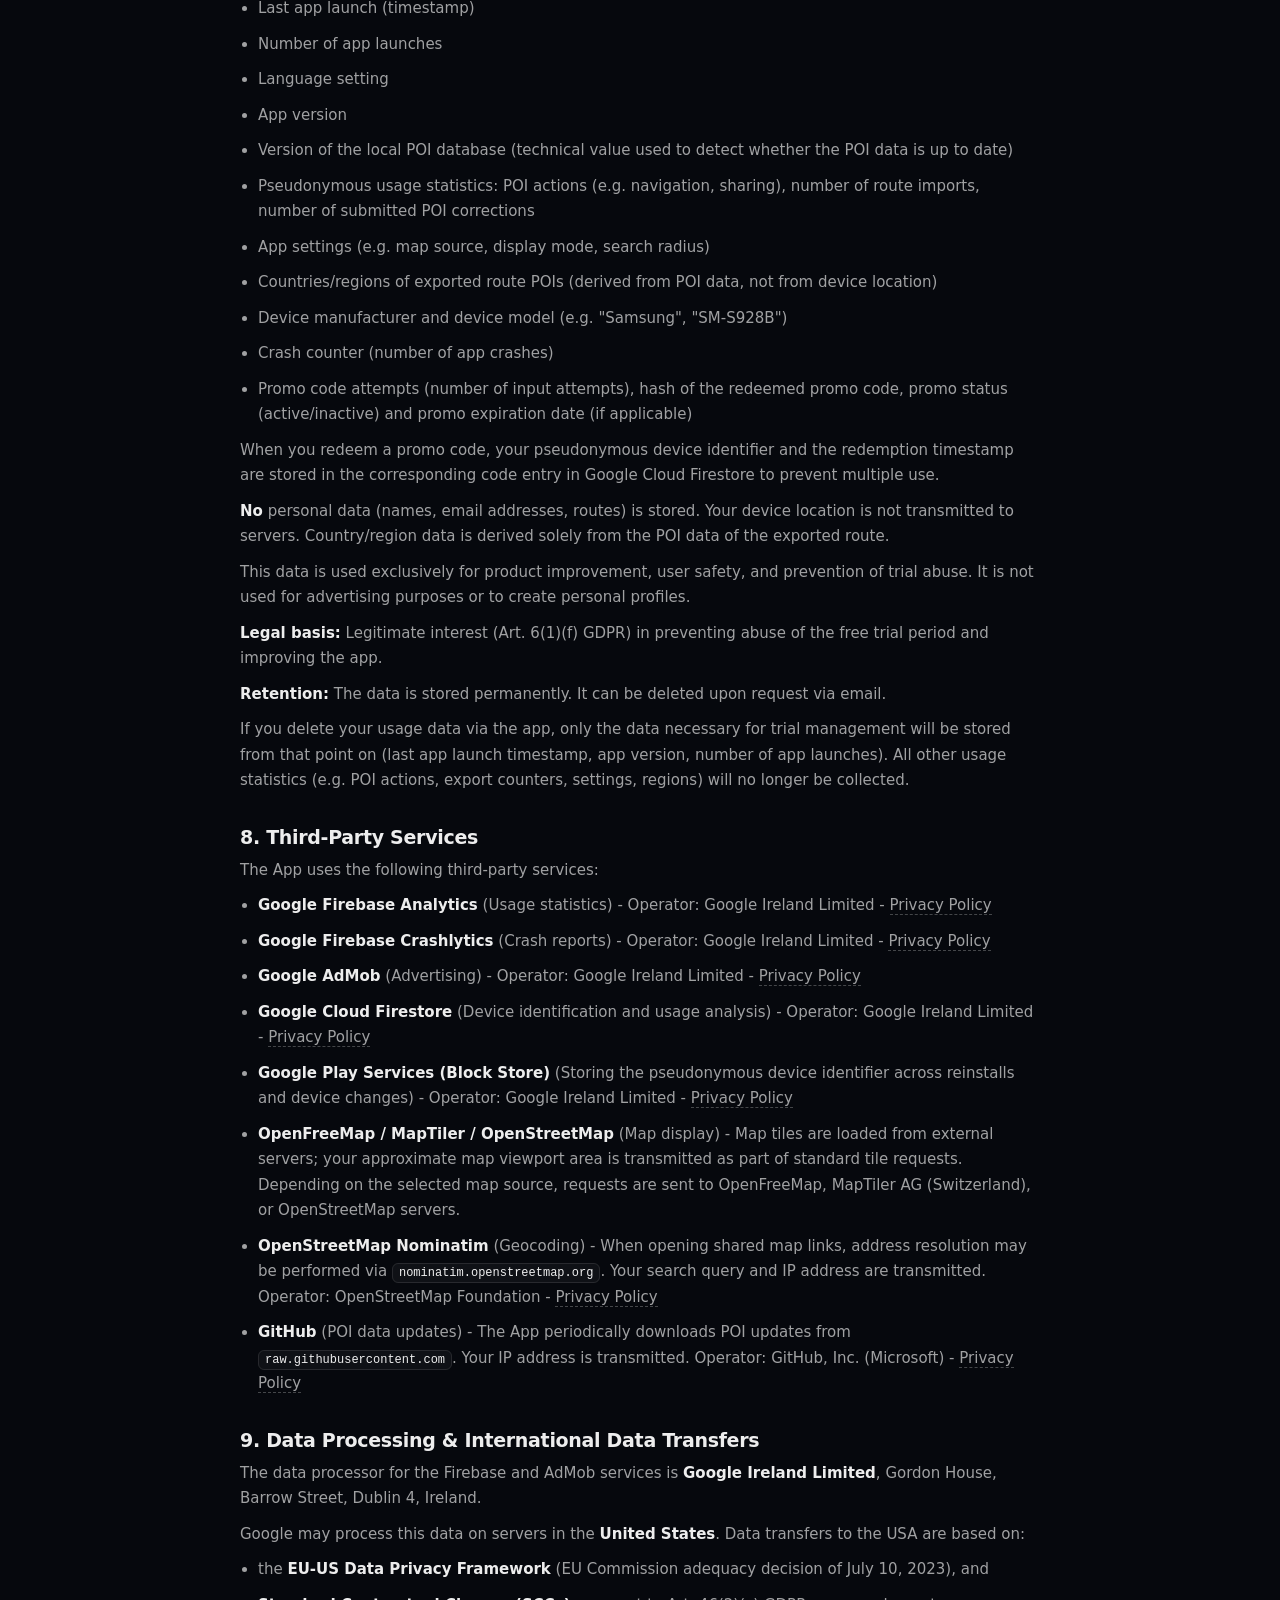
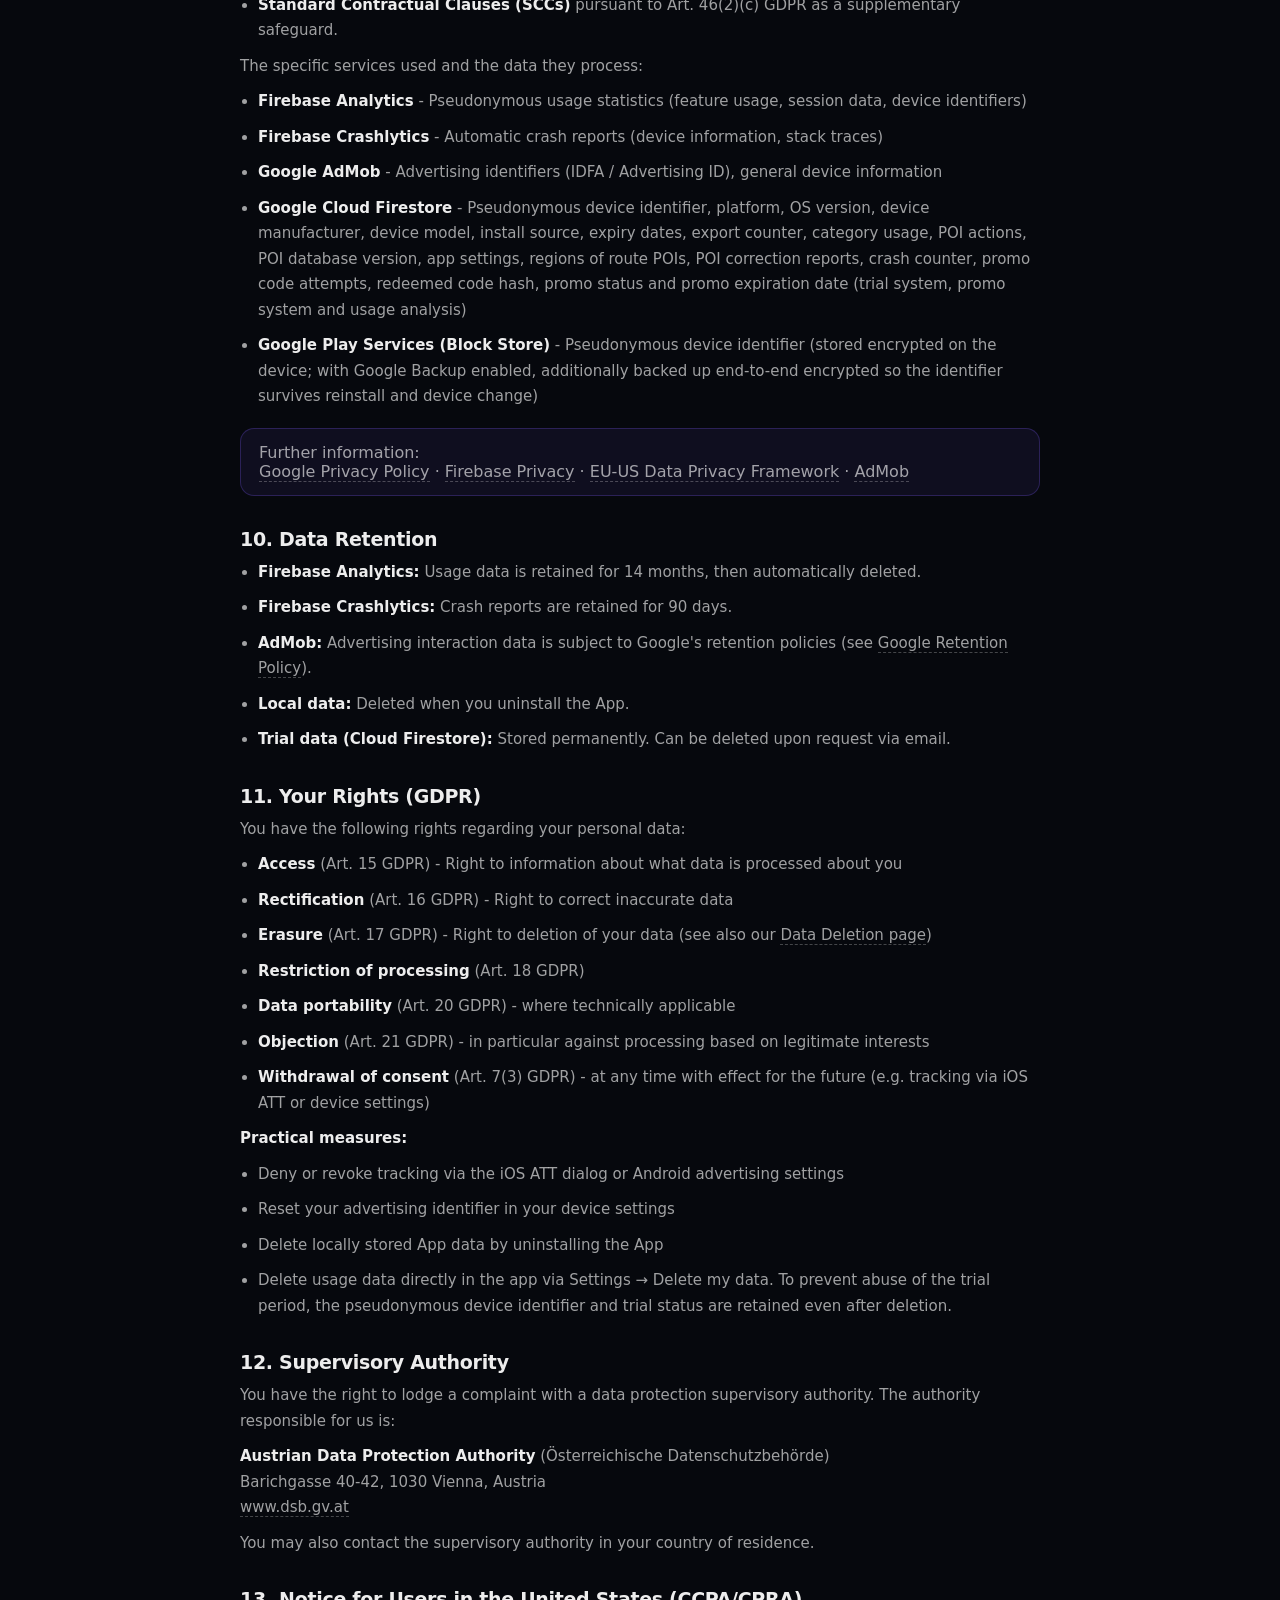
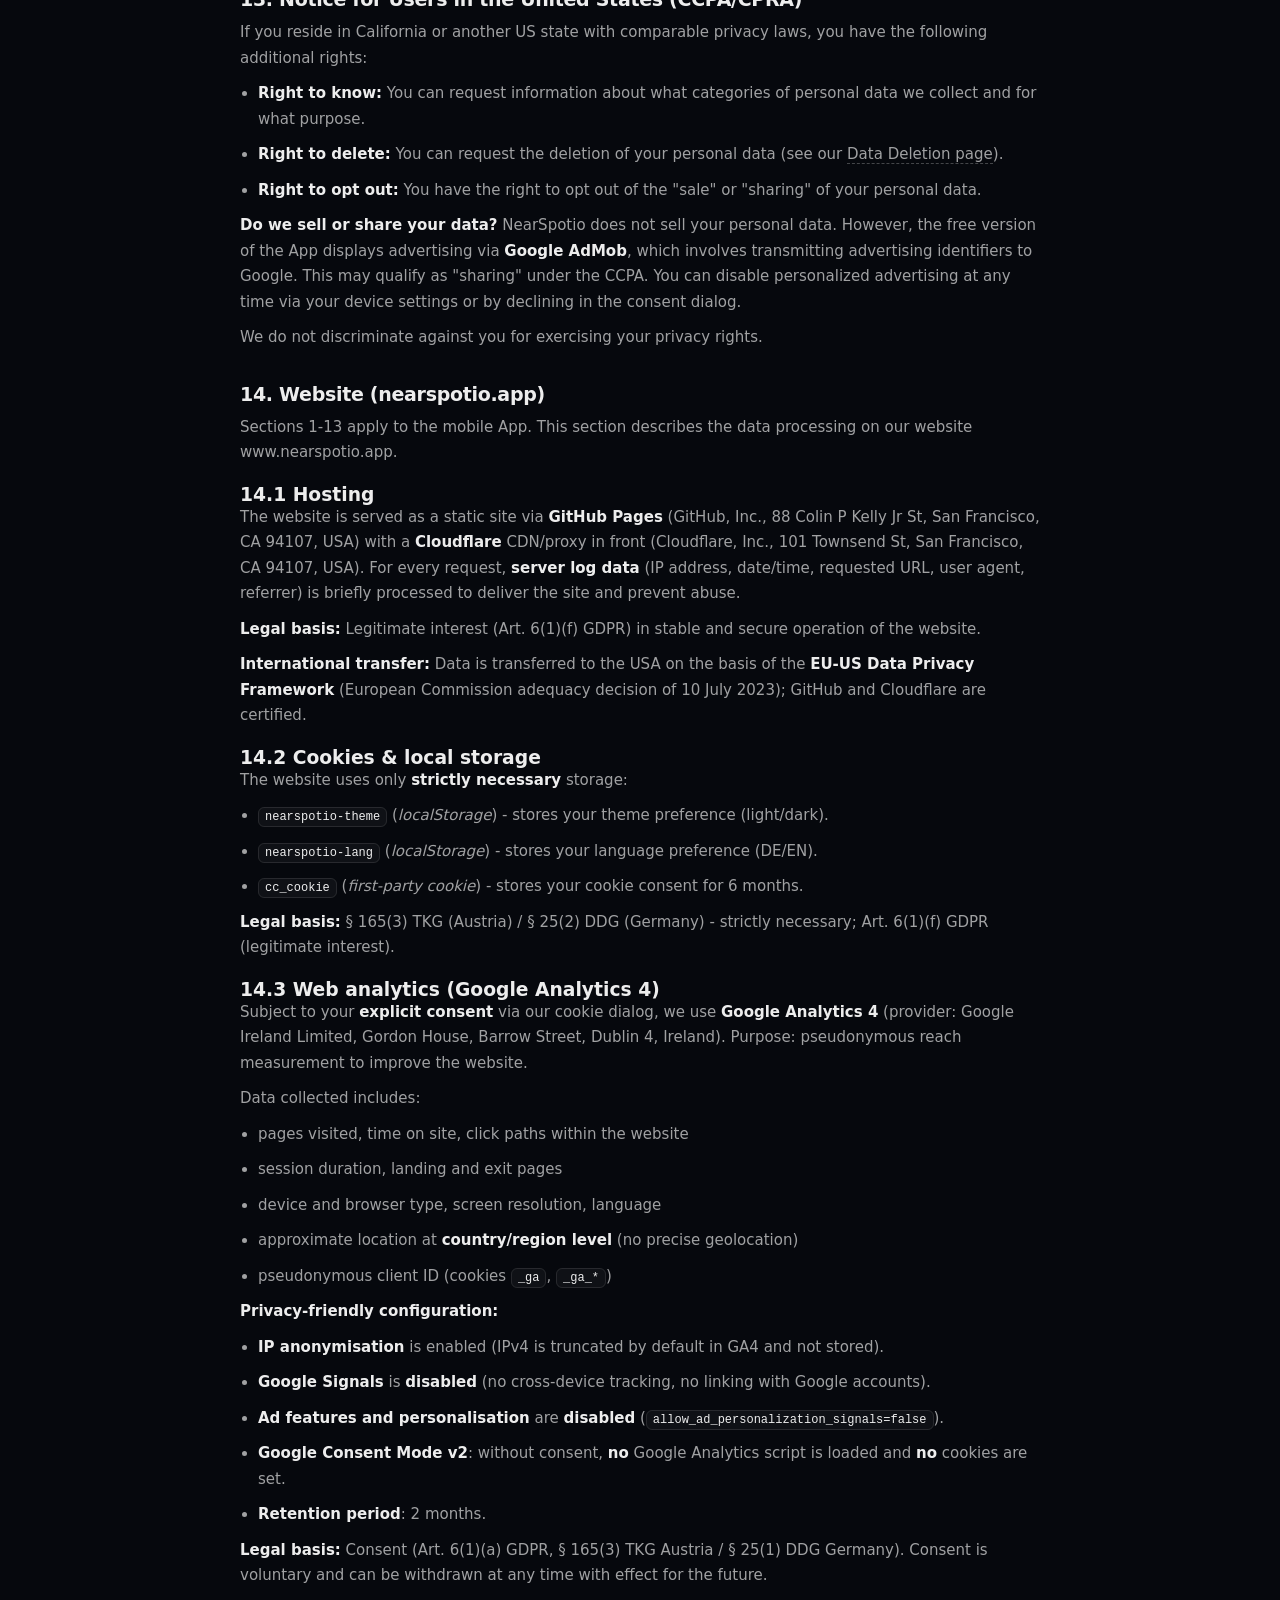
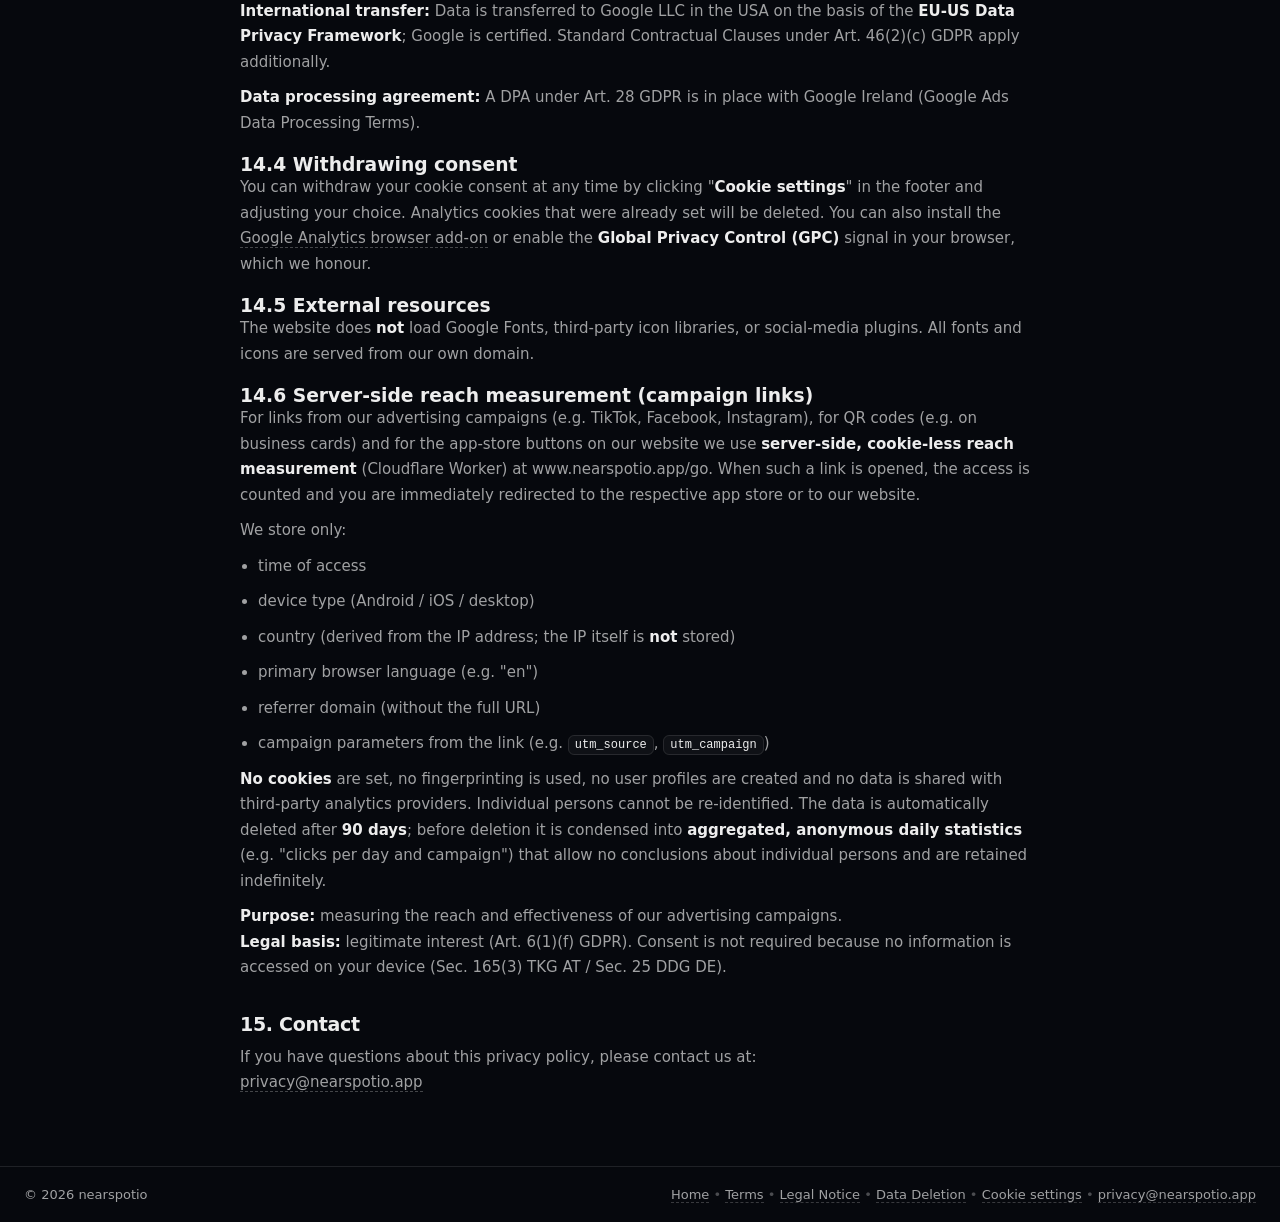
<file: privacy/index.html>
<!-- =========================
     Datei: /privacy/index.html
     ========================= -->
<!doctype html>
<html lang="en">

<head>
    <meta charset="utf-8" />
    <script>!function () { var t = localStorage.getItem('nearspotio-theme'); if (t) document.documentElement.dataset.theme = t }()</script>
    <meta name="viewport" content="width=device-width,initial-scale=1" />
    <title>nearspotio - Datenschutz / Privacy</title>
    <meta name="description" content="Datenschutzerklärung / Privacy Policy für NearSpotio" />

    <link rel="canonical" href="https://www.nearspotio.app/privacy/" />
    <link rel="icon" href="/favicon.ico" sizes="48x48">
    <link rel="icon" type="image/png" sizes="16x16" href="/img/favicon-16.png">
    <link rel="icon" type="image/png" sizes="32x32" href="/img/favicon-32.png">
    <link rel="apple-touch-icon" sizes="180x180" href="/img/apple-touch-icon.png">
    <link rel="icon" type="image/png" sizes="192x192" href="/img/favicon-192.png">

    <style>
        /* ======== VARIABLES ======== */
        :root {
            --bg: #06080d;
            --bg2: #0a0d14;
            --bg3: #0e1119;
            --text: rgba(255, 255, 255, .93);
            --muted: rgba(255, 255, 255, .62);
            --line: rgba(255, 255, 255, .10);
            --card: rgba(255, 255, 255, .04);
            --card-hover: rgba(255, 255, 255, .07);
            --shadow: 0 20px 60px rgba(0, 0, 0, .5);
            --radius: 20px;
            --accent: #7c5cff;
            --accent2: #2dd4bf;
            --n-color: #C79A2E;
            --s-color: #5FB3C8;
            --max: 1260px;
            --nav-bg: rgba(6, 8, 13, .82);
        }

        [data-theme="light"] {
            --bg: #f4f5fa;
            --bg2: #edeef5;
            --bg3: #e6e7f0;
            --text: rgba(0, 0, 0, .88);
            --muted: rgba(0, 0, 0, .52);
            --line: rgba(0, 0, 0, .08);
            --card: rgba(255, 255, 255, .70);
            --card-hover: rgba(255, 255, 255, .90);
            --shadow: 0 20px 60px rgba(0, 0, 0, .06);
            --nav-bg: rgba(244, 245, 250, .82);
        }

        /* ======== RESET ======== */
        *,
        *::before,
        *::after {
            box-sizing: border-box;
            margin: 0;
            padding: 0;
        }

        html {
            scroll-behavior: smooth;
            overflow-x: clip;
            max-width: 100%;
        }

        body {
            font-family: ui-sans-serif, system-ui, -apple-system, 'Segoe UI', Roboto, Arial, sans-serif;
            color: var(--text);
            background: var(--bg);
            overflow-x: hidden;
            -webkit-font-smoothing: antialiased;
        }

        /* ======== NAV ======== */
        .nav {
            position: fixed;
            top: 0;
            left: 0;
            right: 0;
            z-index: 100;
            background: var(--nav-bg);
            backdrop-filter: blur(20px) saturate(1.4);
            -webkit-backdrop-filter: blur(20px) saturate(1.4);
            border-bottom: 1px solid var(--line);
            transition: background .35s ease, border-color .35s ease;
        }

        .nav-inner {
            max-width: var(--max);
            margin: 0 auto;
            padding: 0 24px;
            height: 60px;
            display: flex;
            align-items: center;
            justify-content: space-between;
        }

        .nav-left {
            display: flex;
            align-items: center;
            gap: 16px;
        }

        .brand {
            display: flex;
            align-items: center;
            gap: 10px;
            text-decoration: none;
            color: var(--text);
        }

        .logo {
            width: 32px;
            height: 32px;
            overflow: hidden;
            border-radius: 8px;
        }

        .logo-dark {
            display: block;
        }

        .logo-light {
            display: none;
        }

        [data-theme="light"] .logo-dark {
            display: none;
        }

        [data-theme="light"] .logo-light {
            display: block;
        }

        .logo img {
            width: 100%;
            height: 100%;
            display: block;
        }

        .brand-name {
            font-weight: 800;
            font-size: 17px;
            letter-spacing: .2px;
        }

        .brand-part {
            white-space: nowrap;
        }

        .nav-actions {
            display: flex;
            gap: 6px;
            align-items: center;
        }

        .btn {
            display: inline-flex;
            align-items: center;
            gap: 6px;
            padding: 7px 12px;
            border-radius: 10px;
            border: 1px solid var(--line);
            text-decoration: none;
            color: var(--muted);
            background: transparent;
            cursor: pointer;
            font-weight: 600;
            font-size: 13px;
            transition: all .15s ease;
            user-select: none;
        }

        .btn:hover {
            color: var(--text);
            background: var(--card);
        }

        .btn.active {
            color: var(--text);
            border-color: rgba(124, 92, 255, .45);
            background: rgba(124, 92, 255, .12);
        }

        .btn:active {
            transform: scale(.96);
        }

        .btn:focus-visible {
            outline: 2px solid var(--accent);
            outline-offset: 2px;
        }

        .theme-icon {
            display: block;
        }

        /* ======== PAGE HEADER ======== */
        .page-header {
            padding: 100px 24px 40px;
            position: relative;
            overflow: hidden;
        }

        .page-header-glow {
            position: absolute;
            top: -200px;
            left: 50%;
            transform: translateX(-50%);
            width: 1000px;
            height: 700px;
            background: radial-gradient(ellipse, rgba(124, 92, 255, .20) 0%, rgba(45, 212, 191, .08) 40%, transparent 70%);
            pointer-events: none;
        }

        [data-theme="light"] .page-header-glow {
            background: radial-gradient(ellipse, rgba(124, 92, 255, .12) 0%, rgba(45, 212, 191, .06) 40%, transparent 70%);
        }

        .page-header-inner {
            max-width: 800px;
            margin: 0 auto;
            position: relative;
        }

        .page-header h1 {
            font-size: clamp(28px, 4vw, 40px);
            font-weight: 900;
            letter-spacing: -1px;
            line-height: 1.15;
            margin-bottom: 10px;
        }

        .page-header .sub {
            color: var(--muted);
            font-size: 15px;
            font-weight: 450;
            line-height: 1.6;
        }

        .page-header .sub strong {
            color: var(--text);
        }

        .back-btn {
            font-size: 13px;
            color: var(--muted);
            text-decoration: none;
            display: inline-flex;
            align-items: center;
            gap: 4px;
            transition: color .15s ease;
        }

        .back-btn:hover {
            color: var(--text);
        }

        /* ======== CONTENT ======== */
        .privacy-wrap {
            padding: 0 24px 60px;
        }

        .privacy-inner {
            max-width: 800px;
            margin: 0 auto;
        }

        .content section {
            display: none;
        }

        .content section.active {
            display: block;
        }

        h2 {
            margin: 32px 0 10px 0;
            font-size: 19px;
            font-weight: 800;
            letter-spacing: -.3px;
            color: var(--text);
        }

        h2:first-child {
            margin-top: 0;
        }

        p,
        li {
            margin: 0 0 10px 0;
            color: var(--muted);
            line-height: 1.7;
            font-size: 15px;
            font-weight: 450;
        }

        ul {
            margin: 6px 0 0 18px;
            padding: 0;
        }

        strong {
            color: var(--text);
        }

        a {
            color: var(--muted);
            text-decoration: none;
            border-bottom: 1px dashed rgba(255, 255, 255, .25);
            transition: all .15s ease;
        }

        a:hover {
            color: var(--text);
            border-bottom-color: rgba(255, 255, 255, .50);
        }

        [data-theme="light"] a {
            border-bottom-color: rgba(0, 0, 0, .18);
        }

        [data-theme="light"] a:hover {
            border-bottom-color: rgba(0, 0, 0, .40);
        }

        a:focus-visible {
            outline: 2px solid var(--accent);
            outline-offset: 2px;
        }

        .note {
            margin: 18px 0;
            padding: 14px 18px;
            border-radius: 14px;
            border: 1px solid rgba(124, 92, 255, .25);
            background: rgba(124, 92, 255, .08);
            color: var(--muted);
        }

        .note a {
            color: var(--muted);
        }

        [data-theme="light"] .note {
            background: rgba(124, 92, 255, .06);
            border-color: rgba(124, 92, 255, .16);
        }

        code {
            font-family: ui-monospace, SFMono-Regular, Menlo, Monaco, Consolas, "Liberation Mono", "Courier New", monospace;
            font-size: 12px;
            color: var(--text);
            background: var(--card);
            border: 1px solid var(--line);
            padding: 2px 6px;
            border-radius: 6px;
        }

        /* ======== FOOTER ======== */
        .footer-wrap {
            border-top: 1px solid var(--line);
            padding: 20px 24px;
            transition: border-color .35s ease;
        }

        .footer {
            max-width: var(--max);
            margin: 0 auto;
            display: flex;
            flex-wrap: wrap;
            gap: 10px;
            justify-content: space-between;
            align-items: center;
            color: var(--muted);
            font-size: 13px;
        }

        .footer a {
            color: var(--muted);
            text-decoration: none;
            border-bottom: 1px dashed rgba(255, 255, 255, .20);
            transition: all .15s ease;
        }

        .footer a:hover {
            color: var(--text);
            border-bottom-color: rgba(255, 255, 255, .45);
        }

        [data-theme="light"] .footer a {
            border-bottom-color: rgba(0, 0, 0, .15);
        }

        [data-theme="light"] .footer a:hover {
            border-bottom-color: rgba(0, 0, 0, .35);
        }

        .footer a:focus-visible {
            outline: 2px solid var(--accent);
            outline-offset: 2px;
        }

        /* ======== ANIMATIONS ======== */
        @keyframes fadeInUp {
            from {
                opacity: 0;
                transform: translateY(18px);
            }

            to {
                opacity: 1;
                transform: translateY(0);
            }
        }

        .page-header-inner {
            animation: fadeInUp .5s ease both;
        }

        .privacy-inner {
            animation: fadeInUp .5s ease .08s both;
        }

        @media (prefers-reduced-motion: reduce) {

            .page-header-inner,
            .privacy-inner {
                animation: none;
            }
        }

        @media (max-width: 600px) {
            .nav-inner {
                padding: 0 16px;
                min-width: 0;
            }

            .nav-left {
                gap: 10px;
                min-width: 0;
                flex: 1 1 auto;
                overflow: hidden;
            }

            .nav-actions {
                flex: 0 0 auto;
            }

            .back-btn {
                display: none;
            }

            .brand {
                min-width: 0;
                flex: 0 1 auto;
                overflow: hidden;
            }
        }

        /* ======== THEME TRANSITIONS ======== */
        body,
        .nav,
        .footer-wrap,
        .footer a,
        .btn,
        .note,
        a,
        strong,
        code {
            transition: background .35s ease, color .35s ease, border-color .35s ease, box-shadow .35s ease;
        }
    </style>

    <!-- Cookie consent (loads GA4 only after opt-in) -->
    <link rel="stylesheet" href="/css/cookieconsent.css">
    <link rel="stylesheet" href="/css/consent-theme.css">
    <script defer src="/js/cookieconsent.umd.js"></script>
    <script defer src="/js/consent.js"></script>
</head>

<body>

    <!-- ======== NAV ======== -->
    <nav class="nav">
        <div class="nav-inner">
            <div class="nav-left">
                <a class="brand" href="/" aria-label="NearSpotio Home">
                    <div class="logo"><img class="logo-dark" src="/img/in_app_icon_d.png" alt="NearSpotio" /><img
                            class="logo-light" src="/img/in_app_icon_l.png" alt="NearSpotio" /></div>
                    <span class="brand-name" translate="no"><span class="brand-part"><span
                                style="display:inline-block;transform:scaleX(-1) rotate(90deg) scaleX(1.45) translateX(1px);color:var(--n-color);font-weight:700;margin-right:3px">S</span>ear</span><wbr><span
                            class="brand-part"><span
                                style="display:inline-block;transform:scaleX(1.45);color:var(--s-color);font-weight:700;margin-left:2.5px;margin-right:1.5px">S</span>potio</span></span>
                </a>
                <a class="back-btn" href="/" id="link-home">&larr; Home</a>
            </div>
            <div class="nav-actions">
                <span class="btn" id="btn-theme" role="button" tabindex="0"><svg class="theme-icon" width="16"
                        height="16" viewBox="0 0 24 24" fill="currentColor"></svg></span>
                <span class="btn" id="btn-de" role="button" tabindex="0">DE</span>
                <span class="btn active" id="btn-en" role="button" tabindex="0">EN</span>
            </div>
        </div>
    </nav>

    <!-- ======== PAGE HEADER ======== -->
    <div class="page-header">
        <div class="page-header-glow"></div>
        <div class="page-header-inner">
            <h1 id="page-title">Privacy Policy</h1>
            <div class="sub" id="sub-text">
                Last updated: <strong>July 8, 2026</strong>
            </div>
        </div>
    </div>

    <!-- ======== PRIVACY CONTENT ======== -->
    <div class="privacy-wrap">
        <div class="privacy-inner">
            <div class="content">
                <!-- ======================== DEUTSCH ======================== -->
                <section id="sec-de">
                    <p><span translate="no">NearSpotio</span> (&bdquo;die App&ldquo;) ist eine mobile Anwendung, die
                        Points of Interest (<span translate="no">POI</span>s) entlang von Rad- und
                        Tourenrouten anzeigt. Deine Privatsph&auml;re ist uns wichtig. Diese Erkl&auml;rung beschreibt,
                        welche Daten erhoben
                        werden, wie sie verwendet werden und welche Rechte du hast.</p>
                    <p>Die Abschnitte 1-13 beziehen sich auf die App, Abschnitt 14 auf diese Webseite (<span
                            translate="no">nearspotio.app</span>).</p>

                    <h2>Verantwortlicher</h2>
                    <p id="controller-de" translate="no"></p>

                    <h2>1. Daten, die wir nicht erheben</h2>
                    <p>Die App erhebt <strong>keine</strong>:</p>
                    <ul>
                        <li>Registrierung oder Benutzerkonten</li>
                        <li>Namen, E-Mail-Adressen oder andere persönliche Identifikationsmerkmale</li>
                        <li>Automatische Übertragung deines Geräte-Standorts an Server</li>
                        <li><span translate="no">GPX</span>-Routen oder Track-Dateien auf Servern</li>
                        <li>Persönliche Daten zur Weitergabe an Dritte zu Marketingzwecken</li>
                    </ul>
                    <p><strong>Hinweis:</strong> Wenn du über die App aktiv einen fehlenden oder nicht mehr vorhandenen
                        <span translate="no">POI</span> meldest, werden die Koordinaten des betreffenden <span
                            translate="no">POI</span>s (nicht dein Geräte-Standort) zusammen mit der pseudonymen Gerätekennung
                        an Google Cloud Firestore übermittelt. Diese Übermittlung erfolgt nur nach deiner ausdrücklichen
                        Bestätigung.</p>

                    <h2>2. Standortdaten</h2>
                    <p>Die App verwendet den Standort deines Geräts <strong>nur während der Nutzung</strong>, um
                        nahegelegene
                        Points of Interest auf der Karte anzuzeigen. Dein Standort wird lokal auf deinem Gerät
                        verarbeitet und
                        <strong>nicht</strong> an unsere Server übertragen oder extern gespeichert.
                    </p>

                    <h2>3. Analyse (Firebase Analytics)</h2>
                    <p>Wir verwenden Google Firebase Analytics zur Erhebung <strong>pseudonymer
                            Nutzungsstatistiken</strong>,
                        wie z.B.:</p>
                    <ul>
                        <li>Welche Funktionen genutzt werden (z.B. Kategorie-Umschaltung, <span
                                translate="no">GPX</span>-Export)</li>
                        <li>Sprachauswahl</li>
                        <li>App-Sitzungen und allgemeine Nutzungsmuster</li>
                    </ul>
                    <p>Diese Daten werden unter einer zufällig generierten Installations-ID erfasst und enthalten
                        <strong>keine</strong> Namen, E-Mail-Adressen oder Kontodaten. Firebase kann dabei technische
                        Gerätekennungen und IP-Adressen verarbeiten, die unter der DSGVO als pseudonyme bzw.
                        personenbezogene
                        Daten gelten. Die Verarbeitung erfolgt durch Google Firebase gemäß der <a
                            href="https://firebase.google.com/support/privacy" target="_blank"
                            rel="noopener">Firebase-Datenschutzrichtlinie</a>.
                    </p>
                    <p>Auf GA4-Seite wird aus der IP-Adresse serverseitig der ungefähre Standort auf Land-/Regionsebene
                        abgeleitet (keine exakte Geolokalisierung). Die IP-Adresse selbst wird von Google gekürzt und
                        nicht gespeichert (IP-Anonymisierung ist standardmäßig aktiv).</p>
                    <p><strong>Rechtsgrundlage:</strong> Einwilligung (Art. 6 Abs. 1 lit. a DSGVO). Die Einwilligung
                        wird über einen Consent-Dialog (Google Certified Consent Management Platform) eingeholt.
                        Analytics-Daten werden erst nach erteilter Einwilligung erhoben. Du kannst deine Einwilligung
                        jederzeit widerrufen, indem du die App deinstallierst und neu installierst oder uns per E-Mail
                        kontaktierst.</p>

                    <h2>4. Absturzberichte (Firebase Crashlytics)</h2>
                    <p>Bei einem App-Absturz wird automatisch ein Absturzbericht an Firebase Crashlytics gesendet. Diese
                        Berichte enthalten:</p>
                    <ul>
                        <li>Gerätetyp und Betriebssystemversion</li>
                        <li>App-Version</li>
                        <li>Stack-Trace (technische Fehlerinformationen)</li>
                    </ul>
                    <p>Absturzberichte enthalten <strong>keine</strong> Namen, Standortdaten oder Routeninformationen.
                        Firebase
                        kann dabei technische Gerätekennungen verarbeiten, die unter der DSGVO als pseudonyme Daten
                        gelten.</p>
                    <p><strong>Rechtsgrundlage:</strong> Einwilligung (Art. 6 Abs. 1 lit. a DSGVO). Absturzberichte
                        werden erst nach erteilter Einwilligung über den Consent-Dialog gesendet.</p>

                    <h2>5. Werbung (Google AdMob)</h2>
                    <p>Die kostenlose Version der App zeigt Werbung von Google AdMob an. AdMob kann folgende Daten
                        erheben:</p>
                    <ul>
                        <li>Werbe-Identifikator (IDFA unter iOS, Advertising ID unter Android)</li>
                        <li>Allgemeine Geräteinformationen</li>
                    </ul>
                    <p>Werbe-IDs gelten unter der DSGVO als <strong>personenbezogene Daten</strong>. In der
                        <strong>Europäischen
                            Union, dem Vereinigten Königreich und der Schweiz</strong> zeigt die App beim ersten Start
                        einen
                        Einwilligungsdialog (Google Certified Consent Management Platform). Du kannst dort wählen, ob du
                        personalisierte Werbung zulässt. Bei Ablehnung werden ausschließlich nicht-personalisierte
                        Anzeigen
                        dargestellt. Unter iOS wird zusätzlich der App-Tracking-Transparenz-Dialog (ATT) angezeigt.
                        Weitere
                        Informationen: <a href="https://policies.google.com/privacy" target="_blank"
                            rel="noopener">Google-Datenschutzerklärung</a>.</p>
                    <p><strong>Rechtsgrundlage:</strong> Einwilligung (Art. 6 Abs. 1 lit. a DSGVO) über den
                        Consent-Dialog bzw.
                        ATT-Dialog (iOS). Bei nicht-personalisierter Werbung: berechtigtes Interesse (Art. 6 Abs. 1 lit.
                        f DSGVO).
                    </p>

                    <h2>6. Lokale Datenspeicherung</h2>
                    <p>Die App speichert folgende Daten <strong>lokal auf deinem Gerät</strong>:</p>
                    <ul>
                        <li>Deine Einstellungen (Design, Sprache, Suchradius etc.)</li>
                        <li><span translate="no">POI</span>-Datenbank (mit der App gebündelt)</li>
                        <li>Importierte <span translate="no">GPX</span>-Dateien (temporär zwischengespeichert)</li>
                    </ul>
                    <p>Die <span translate="no">POI</span>-Datenbank und importierte <span
                            translate="no">GPX</span>-Dateien verlassen dein Gerät nur, wenn du eine Datei bewusst
                        exportierst oder teilst.</p>

                    <h2><span translate="no">POI</span>-Daten-Updates</h2>
                    <p>Die App prüft bei jedem Start automatisch, ob aktualisierte <span translate="no">POI</span>-Daten
                        verfügbar sind. Dazu wird eine Verbindung zu <code>raw.githubusercontent.com</code> hergestellt
                        und eine kleine Manifest-Datei heruntergeladen. Sind Updates verfügbar, werden diese bei einer
                        Größe unter 2&nbsp;MB automatisch im Hintergrund heruntergeladen. Bei Updates über 2&nbsp;MB
                        wirst du zuvor um Bestätigung gebeten. Wenn die Offline-Karte als Kartenquelle eingestellt ist,
                        findet keine Update-Prüfung statt.</p>

                    <h2>7. Geräteerkennung und Nutzungsanalyse</h2>
                    <p>Für die kostenlose Testphase (12 Tage volle <span translate="no">POI</span>-Sichtbarkeit und 12
                        kostenlose Pro-Exports) sowie zur
                        pseudonymen Nutzungsanalyse wird eine <strong>pseudonyme Gerätekennung</strong> in
                        <strong>Google Cloud Firestore</strong> gespeichert. Diese Kennung wird auf Android
                        <strong>zufällig erzeugt und nicht aus Geräteeigenschaften abgeleitet</strong>; auf iOS wird eine
                        vom System bereitgestellte, anbieterspezifische Kennung in gehashter Form verwendet. Sie erlaubt
                        keine Identifizierung deiner Person.
                    </p>
                    <p>Damit die Kennung eine Neuinstallation oder einen Gerätewechsel übersteht (Schutz der einmaligen
                        Testphase), wird sie auf Android zusätzlich über den Google-Play-Services-Dienst <strong>Block
                        Store</strong> gespeichert und - sofern du die Google-Sicherung aktiviert hast -
                        Ende-zu-Ende-verschlüsselt in deinem Google-Konto gesichert; Google hat dabei keinen Zugriff auf
                        den Klartext. Auf iOS wird die Kennung im Schlüsselbund (Keychain) abgelegt.
                    </p>
                    <p><strong>Gespeicherte Daten:</strong></p>
                    <ul>
                        <li>Pseudonyme Gerätekennung (nicht direkt einer Person zuordenbar)</li>
                        <li>Plattform (Android/iOS)</li>
                        <li>Betriebssystemversion (z.&nbsp;B. „Android 14", „iOS 17.2")</li>
                        <li>Installationsquelle (z.&nbsp;B. Play Store, App Store)</li>
                        <li>Registrierungszeitpunkt und Ablaufdaten der Testphase</li>
                        <li>Export-Zähler (Trial und gesamt) sowie aktive Kategorien bei Exports</li>
                        <li>Pro-Status und Kaufzeitpunkt (falls zutreffend)</li>
                        <li>Letzter App-Start (Zeitstempel)</li>
                        <li>Anzahl der App-Starts</li>
                        <li>Spracheinstellung</li>
                        <li>App-Version</li>
                        <li>Version der lokalen <span translate="no">POI</span>-Datenbank (technische Kennzahl, um zu
                            erkennen, ob die <span translate="no">POI</span>-Daten aktuell sind)</li>
                        <li>Pseudonyme Nutzungsstatistiken: <span translate="no">POI</span>-Aktionen (z.&nbsp;B.
                            Navigation, Teilen), Anzahl der Routenimporte, Anzahl gemeldeter <span
                                translate="no">POI</span>-Korrekturen</li>
                        <li>App-Einstellungen (z.&nbsp;B. Kartenquelle, Darstellungsmodus, Suchradius)</li>
                        <li>Länder/Regionen der exportierten Route-<span translate="no">POI</span>s (abgeleitet aus den
                            <span translate="no">POI</span>-Daten, nicht aus dem Geräte-Standort)</li>
                        <li>Gerätehersteller und Gerätemodell (z.&nbsp;B. „Samsung", „SM-S928B")</li>
                        <li>Absturzzähler (Anzahl der App-Abstürze)</li>
                        <li>Promo-Code-Versuche (Anzahl der Eingabeversuche), Hash des eingelösten Promo-Codes,
                            Promo-Status (aktiv/inaktiv) und Promo-Ablaufdatum (falls zutreffend)</li>
                    </ul>
                    <p>Wenn du einen Promo-Code einlöst, wird deine pseudonyme Gerätekennung zusammen mit dem
                        Einlösungszeitpunkt im entsprechenden Code-Eintrag in Google Cloud Firestore gespeichert, um
                        eine Mehrfachnutzung zu verhindern.</p>
                    <p>Es werden <strong>keine</strong> personenbezogenen Daten (Namen, E-Mail-Adressen, Routen)
                        gespeichert. Dein Geräte-Standort wird nicht an Server übermittelt. Die Länder-/Regionsdaten
                        stammen ausschließlich aus den <span translate="no">POI</span>-Daten der exportierten Route.</p>
                    <p>Diese Daten dienen ausschließlich der Produktverbesserung, der Sicherheit der App-Nutzung und dem
                        Schutz vor Missbrauch der kostenlosen Testphase. Sie werden nicht für Werbezwecke oder zur
                        Erstellung personenbezogener Profile verwendet.</p>
                    <p><strong>Rechtsgrundlage:</strong> Art. 6 Abs. 1 lit. f DSGVO (berechtigtes Interesse an der
                        Vermeidung
                        von Missbrauch der kostenlosen Testphase sowie an der Verbesserung der App).</p>
                    <p><strong>Speicherdauer:</strong> Die Daten werden dauerhaft gespeichert. Auf Anfrage per E-Mail
                        können sie gelöscht werden.</p>
                    <p>Wenn du deine Nutzungsdaten über die App löschst, werden ab diesem Zeitpunkt nur noch die für die
                        Testphasen-Verwaltung notwendigen Daten gespeichert (Zeitpunkt des letzten App-Starts,
                        App-Version, Anzahl der App-Starts). Alle weiteren Nutzungsstatistiken (z. B. <span
                            translate="no">POI</span>-Aktionen, Export-Zähler, Einstellungen, Regionen) werden nicht
                        mehr erhoben.</p>

                    <h2>8. Drittanbieter-Dienste</h2>
                    <p>Die App verwendet folgende Drittanbieter-Dienste:</p>
                    <ul>
                        <li><strong>Google Firebase Analytics</strong> (Nutzungsstatistiken) - Betreiber: Google Ireland
                            Limited -
                            <a href="https://firebase.google.com/support/privacy" target="_blank"
                                rel="noopener">Datenschutzrichtlinie</a>
                        </li>
                        <li><strong>Google Firebase Crashlytics</strong> (Absturzberichte) - Betreiber: Google Ireland
                            Limited -
                            <a href="https://firebase.google.com/support/privacy" target="_blank"
                                rel="noopener">Datenschutzrichtlinie</a>
                        </li>
                        <li><strong>Google AdMob</strong> (Werbung) - Betreiber: Google Ireland Limited - <a
                                href="https://policies.google.com/privacy" target="_blank"
                                rel="noopener">Datenschutzrichtlinie</a>
                        </li>
                        <li><strong>Google Cloud Firestore</strong> (Geräteerkennung und Nutzungsanalyse) - Betreiber:
                            Google Ireland Limited -
                            <a href="https://firebase.google.com/support/privacy" target="_blank"
                                rel="noopener">Datenschutzrichtlinie</a>
                        </li>
                        <li><strong>Google Play Services (Block Store)</strong> (Speicherung der pseudonymen
                            Gerätekennung über Neuinstallationen und Gerätewechsel hinweg) - Betreiber: Google Ireland
                            Limited -
                            <a href="https://policies.google.com/privacy" target="_blank"
                                rel="noopener">Datenschutzrichtlinie</a>
                        </li>
                        <li><strong>OpenFreeMap / MapTiler / OpenStreetMap</strong> (Kartendarstellung) - Kartenkacheln
                            werden von externen
                            Servern geladen; dabei wird der ungefähre sichtbare Kartenausschnitt als Teil der
                            Standard-Tile-Anfragen
                            übertragen. Je nach gewählter Kartenquelle werden Anfragen an OpenFreeMap, MapTiler AG
                            (Schweiz) oder OpenStreetMap-Server gesendet.</li>
                        <li><strong>OpenStreetMap Nominatim</strong> (Geocoding) - Beim Öffnen geteilter Karten-Links
                            kann eine Adressauflösung über <code>nominatim.openstreetmap.org</code> erfolgen. Dabei wird
                            die Suchanfrage und deine IP-Adresse übertragen. Betreiber: OpenStreetMap Foundation - <a
                                href="https://wiki.osmfoundation.org/wiki/Privacy_Policy" target="_blank"
                                rel="noopener">Datenschutzrichtlinie</a></li>
                        <li><strong>GitHub</strong> (<span translate="no">POI</span>-Daten-Updates) - Die App lädt
                            regelmäßig <span translate="no">POI</span>-Updates von
                            <code>raw.githubusercontent.com</code> herunter. Dabei wird deine IP-Adresse übertragen.
                            Betreiber: GitHub, Inc. (Microsoft) - <a
                                href="https://docs.github.com/en/site-policy/privacy-policies/github-general-privacy-statement"
                                target="_blank" rel="noopener">Datenschutzrichtlinie</a></li>
                    </ul>

                    <h2>9. Auftragsverarbeitung &amp; Internationale Datenübermittlung</h2>
                    <p>Auftragsverarbeiter für die Firebase- und AdMob-Dienste ist die <strong>Google Ireland
                            Limited</strong>,
                        Gordon House, Barrow Street, Dublin 4, Irland.</p>
                    <p>Google kann diese Daten auf Servern in den <strong>USA</strong> verarbeiten. Die
                        Datenübermittlung in die
                        USA erfolgt auf Grundlage von:</p>
                    <ul>
                        <li>dem <strong>EU-US Data Privacy Framework</strong> (Angemessenheitsbeschluss der
                            EU-Kommission vom 10.
                            Juli 2023), sowie</li>
                        <li><strong>Standardvertragsklauseln (SCCs)</strong> gemäß Art. 46 Abs. 2 lit. c DSGVO als
                            ergänzende
                            Schutzmaßnahme.</li>
                    </ul>
                    <p>Die konkret genutzten Dienste und die jeweils verarbeiteten Daten:</p>
                    <ul>
                        <li><strong>Firebase Analytics</strong> - Pseudonyme Nutzungsstatistiken (Funktionsnutzung,
                            Sitzungsdaten,
                            Gerätekennungen)</li>
                        <li><strong>Firebase Crashlytics</strong> - Automatische Absturzberichte (Geräteinformationen,
                            Stack-Traces)</li>
                        <li><strong>Google AdMob</strong> - Werbe-Identifikatoren (IDFA / Advertising ID), allgemeine
                            Geräteinformationen</li>
                        <li><strong>Google Cloud Firestore</strong> - Pseudonyme Gerätekennung, Plattform, OS-Version,
                            Gerätehersteller, Gerätemodell, Installationsquelle, Ablaufdaten, Export-Zähler,
                            Kategorie-Nutzung, <span translate="no">POI</span>-Aktionen, <span translate="no">POI</span>-Datenbankversion,
                            App-Einstellungen, Regionen der
                            Route-<span translate="no">POI</span>s, <span translate="no">POI</span>-Korrekturmeldungen,
                            Absturzzähler, Promo-Code-Versuche, eingelöster Code-Hash, Promo-Status und
                            Promo-Ablaufdatum (Trial-System, Promo-System und Nutzungsanalyse)</li>
                        <li><strong>Google Play Services (Block Store)</strong> - Pseudonyme Gerätekennung (auf dem Gerät
                            verschlüsselt gespeichert; bei aktivierter Google-Sicherung zusätzlich
                            Ende-zu-Ende-verschlüsseltes Cloud-Backup, damit die Kennung Neuinstallation und
                            Gerätewechsel übersteht)</li>
                    </ul>

                    <div class="note">
                        Weiterführende Links:<br />
                        <a href="https://policies.google.com/privacy" target="_blank"
                            rel="noopener">Google-Datenschutzerklärung</a> &middot;
                        <a href="https://firebase.google.com/support/privacy" target="_blank" rel="noopener">Firebase
                            Datenschutz</a> &middot;
                        <a href="https://www.dataprivacyframework.gov/" target="_blank" rel="noopener">EU-US Data
                            Privacy
                            Framework</a> &middot;
                        <a href="https://support.google.com/admob/answer/6128543" target="_blank"
                            rel="noopener">AdMob</a>
                    </div>

                    <h2>10. Speicherdauer</h2>
                    <ul>
                        <li><strong>Firebase Analytics:</strong> Nutzungsdaten werden 14 Monate
                            aufbewahrt, danach automatisch gelöscht.</li>
                        <li><strong>Firebase Crashlytics:</strong> Absturzberichte werden 90 Tage aufbewahrt.</li>
                        <li><strong>AdMob:</strong> Werbe-Interaktionsdaten unterliegen den Aufbewahrungsfristen von
                            Google (siehe
                            <a href="https://policies.google.com/technologies/retention" target="_blank"
                                rel="noopener">Google-Aufbewahrungsrichtlinie</a>).
                        </li>
                        <li><strong>Lokale Daten:</strong> Werden mit der Deinstallation der App gelöscht.</li>
                        <li><strong>Trial-Daten (Cloud Firestore):</strong> Dauerhaft gespeichert. Löschung auf Anfrage
                            per
                            E-Mail.</li>
                    </ul>

                    <h2>11. Deine Rechte (DSGVO)</h2>
                    <p>Du hast gegenüber dem Verantwortlichen folgende Rechte bezüglich deiner personenbezogenen Daten:
                    </p>
                    <ul>
                        <li><strong>Auskunft</strong> (Art. 15 DSGVO) - Recht auf Information, welche Daten über dich
                            verarbeitet
                            werden</li>
                        <li><strong>Berichtigung</strong> (Art. 16 DSGVO) - Recht auf Korrektur unrichtiger Daten</li>
                        <li><strong>Löschung</strong> (Art. 17 DSGVO) - Recht auf Löschung deiner Daten (siehe auch
                            unsere <a href="/data-deletion/">Seite zur Datenlöschung</a>)</li>
                        <li><strong>Einschränkung der Verarbeitung</strong> (Art. 18 DSGVO)</li>
                        <li><strong>Datenübertragbarkeit</strong> (Art. 20 DSGVO) - soweit technisch anwendbar</li>
                        <li><strong>Widerspruch</strong> (Art. 21 DSGVO) - insbesondere gegen Verarbeitung auf Basis
                            berechtigter
                            Interessen</li>
                        <li><strong>Widerruf der Einwilligung</strong> (Art. 7 Abs. 3 DSGVO) - jederzeit mit Wirkung für
                            die
                            Zukunft (z.B. Tracking über iOS-ATT oder Geräteeinstellungen)</li>
                    </ul>
                    <p><strong>Praktische Maßnahmen:</strong></p>
                    <ul>
                        <li>Tracking über den iOS-ATT-Dialog oder die Android-Werbeeinstellungen ablehnen bzw.
                            widerrufen</li>
                        <li>Werbe-ID in den Geräteeinstellungen zurücksetzen</li>
                        <li>Lokal gespeicherte App-Daten durch Deinstallation der App löschen</li>
                        <li>Nutzungsdaten direkt in der App über Einstellungen &rarr; Meine Daten löschen entfernen. Zur
                            Verhinderung von Missbrauch der Testphase wird die pseudonyme Gerätekennung sowie der
                            Testphasen-Status auch nach Löschung beibehalten.</li>
                    </ul>

                    <h2>12. Aufsichtsbehörde</h2>
                    <p>Du hast das Recht, eine Beschwerde bei einer Datenschutz-Aufsichtsbehörde einzureichen. Die für
                        uns
                        zuständige Behörde ist:</p>
                    <p><strong>Österreichische Datenschutzbehörde</strong><br>
                        Barichgasse 40-42, 1030 Wien<br>
                        <a href="https://www.dsb.gv.at" target="_blank" rel="noopener">www.dsb.gv.at</a>
                    </p>
                    <p>Du kannst dich auch an die Aufsichtsbehörde deines Wohnsitzlandes wenden.</p>

                    <h2>13. Hinweise für Nutzer in den USA (CCPA/CPRA)</h2>
                    <p>Wenn du in Kalifornien oder einem anderen US-Bundesstaat mit vergleichbaren Datenschutzgesetzen
                        ansässig bist, hast du folgende zusätzliche Rechte:</p>
                    <ul>
                        <li><strong>Recht auf Auskunft:</strong> Du kannst erfahren, welche Kategorien personenbezogener
                            Daten wir erheben und zu welchem Zweck.</li>
                        <li><strong>Recht auf Löschung:</strong> Du kannst die Löschung deiner personenbezogenen Daten
                            beantragen (siehe unsere <a href="/data-deletion/">Seite zur Datenlöschung</a>).</li>
                        <li><strong>Recht auf Opt-Out:</strong> Du hast das Recht, dem „Verkauf" oder der „Weitergabe"
                            deiner personenbezogenen Daten zu widersprechen.</li>
                    </ul>
                    <p><strong>Verkaufen oder teilen wir deine Daten?</strong> <span translate="no">NearSpotio</span>
                        verkauft deine personenbezogenen Daten nicht. Die kostenlose Version der App zeigt jedoch
                        Werbung über <strong>Google AdMob</strong>, wobei Werbe-Identifikatoren an Google übermittelt
                        werden. Dies kann unter dem CCPA als „Weitergabe" (Sharing) gelten. Du kannst personalisierte
                        Werbung jederzeit über die Geräteeinstellungen deaktivieren oder im Consent-Dialog ablehnen.</p>
                    <p>Wir diskriminieren dich nicht aufgrund der Ausübung deiner Datenschutzrechte.</p>

                    <h2>14. Webseite (<span translate="no">nearspotio.app</span>)</h2>
                    <p>Die Abschnitte 1-13 betreffen die mobile App. Dieser Abschnitt beschreibt die Datenverarbeitung
                        auf unserer Webseite <span translate="no">www.nearspotio.app</span>.</p>

                    <h3 style="margin-top:18px">14.1 Hosting</h3>
                    <p>Die Webseite wird als statische Seite über <strong>GitHub Pages</strong> (GitHub, Inc., 88 Colin
                        P Kelly Jr St, San Francisco, CA 94107, USA) mit einem vorgelagerten
                        <strong>Cloudflare</strong>-CDN/Proxy (Cloudflare, Inc., 101 Townsend St, San Francisco, CA
                        94107, USA) ausgeliefert. Bei jedem Aufruf werden aus technischen Gründen
                        <strong>Server-Logdaten</strong> (IP-Adresse, Datum/Uhrzeit, aufgerufene URL, User-Agent,
                        Referrer) kurzzeitig verarbeitet, um die Auslieferung sicherzustellen und Missbrauch abzuwehren.
                    </p>
                    <p><strong>Rechtsgrundlage:</strong> Berechtigtes Interesse (Art. 6 Abs. 1 lit. f DSGVO) an einem
                        stabilen, sicheren Betrieb der Webseite.</p>
                    <p><strong>Drittlandtransfer:</strong> Übermittlung in die USA auf Basis des <strong>EU-US Data
                            Privacy Framework</strong> (Angemessenheitsbeschluss der EU-Kommission vom 10.07.2023);
                        GitHub und Cloudflare sind zertifiziert.</p>

                    <h3 style="margin-top:18px">14.2 Cookies &amp; lokaler Speicher</h3>
                    <p>Die Webseite verwendet nur <strong>technisch notwendige</strong> Speicherung:</p>
                    <ul>
                        <li><code>nearspotio-theme</code> (<em>localStorage</em>) - speichert deine Theme-Auswahl
                            (hell/dunkel).</li>
                        <li><code>nearspotio-lang</code> (<em>localStorage</em>) - speichert deine Sprach-Auswahl
                            (DE/EN).</li>
                        <li><code>cc_cookie</code> (<em>First-Party-Cookie</em>) - speichert deine Cookie-Einwilligung
                            für 6 Monate.</li>
                    </ul>
                    <p><strong>Rechtsgrundlage:</strong> § 165 Abs. 3 TKG (AT) bzw. § 25 Abs. 2 DDG (DE) - unbedingt
                        erforderlich; Art. 6 Abs. 1 lit. f DSGVO (berechtigtes Interesse).</p>

                    <h3 style="margin-top:18px">14.3 Webanalyse (Google Analytics 4)</h3>
                    <p>Nach deiner <strong>ausdrücklichen Einwilligung</strong> über unseren Cookie-Dialog setzen wir
                        <strong>Google Analytics 4</strong> ein (Anbieter: Google Ireland Limited, Gordon House, Barrow
                        Street, Dublin 4, Irland). Zweck: pseudonyme Reichweitenmessung, um die Webseite zu verbessern.
                    </p>
                    <p>Erhoben werden u. a.:</p>
                    <ul>
                        <li>besuchte Seiten, Verweildauer, Klickpfade innerhalb der Webseite</li>
                        <li>Sitzungsdauer, Einstiegs- und Ausstiegsseiten</li>
                        <li>Geräte- und Browsertyp, Bildschirmauflösung, Spracheinstellung</li>
                        <li>ungefährer Standort auf <strong>Land-/Regionsebene</strong> (keine exakte Geolokalisierung)
                        </li>
                        <li>pseudonyme Client-ID (Cookie <code>_ga</code>, <code>_ga_*</code>)</li>
                    </ul>
                    <p><strong>Datenschutzfreundliche Konfiguration:</strong></p>
                    <ul>
                        <li><strong>IP-Anonymisierung</strong> ist aktiv (IPv4 wird in GA4 standardmäßig gekürzt und
                            nicht gespeichert).</li>
                        <li><strong>Google Signals</strong> ist <strong>deaktiviert</strong> (kein geräteübergreifendes
                            Tracking, kein Zusammenführen mit Google-Konten).</li>
                        <li><strong>Werbefunktionen und Personalisierung</strong> sind <strong>deaktiviert</strong>
                            (<code>allow_ad_personalization_signals=false</code>).</li>
                        <li><strong>Google Consent Mode v2</strong>: ohne Einwilligung wird <strong>kein</strong>
                            Google-Analytics-Script geladen und <strong>kein</strong> Cookie gesetzt.</li>
                        <li><strong>Aufbewahrungsdauer</strong>: 2 Monate.</li>
                    </ul>
                    <p><strong>Rechtsgrundlage:</strong> Einwilligung (Art. 6 Abs. 1 lit. a DSGVO, § 165 Abs. 3 TKG AT /
                        § 25 Abs. 1 DDG DE). Die Einwilligung ist freiwillig und jederzeit mit Wirkung für die Zukunft
                        widerrufbar.</p>
                    <p><strong>Drittlandtransfer:</strong> Übermittlung an Google LLC in die USA auf Basis des
                        <strong>EU-US Data Privacy Framework</strong>; Google ist zertifiziert. Zusätzlich bestehen
                        Standardvertragsklauseln gem. Art. 46 Abs. 2 lit. c DSGVO.</p>
                    <p><strong>Auftragsverarbeitungsvertrag:</strong> Mit Google Ireland besteht ein Vertrag gem. Art.
                        28 DSGVO (Google Ads Data Processing Terms).</p>

                    <h3 style="margin-top:18px">14.4 Einwilligung widerrufen</h3>
                    <p>Du kannst deine Cookie-Einwilligung jederzeit widerrufen, indem du unten im Seitenfuß auf
                        „<strong>Cookie-Einstellungen</strong>" klickst und die Auswahl anpasst. Bereits gesetzte
                        Analytics-Cookies werden dabei gelöscht. Zusätzlich kannst du das <a
                            href="https://tools.google.com/dlpage/gaoptout" target="_blank" rel="noopener">Google
                            Analytics Browser-Add-on</a> installieren oder den <strong>Global Privacy Control
                            (GPC)</strong>-Header in deinem Browser aktivieren, den wir respektieren.</p>

                    <h3 style="margin-top:18px">14.5 Externe Ressourcen</h3>
                    <p>Die Webseite lädt <strong>keine</strong> Google Fonts, keine externen Icon-Bibliotheken und keine
                        Social-Media-Plugins. Alle Schriften und Icons werden von unserer eigenen Domain ausgeliefert.
                    </p>

                    <h3 style="margin-top:18px">14.6 Serverseitige Reichweitenmessung (Kampagnen-Links)</h3>
                    <p>Für Links aus unseren Werbekampagnen (z. B. <span translate="no">TikTok</span>,
                        <span translate="no">Facebook</span>, <span translate="no">Instagram</span>), für QR-Codes
                        (z. B. auf Visitenkarten) sowie für die App-Store-Buttons auf unserer Webseite verwenden wir
                        unter <span translate="no">www.nearspotio.app/go</span> eine <strong>serverseitige, cookielose
                        Reichweitenmessung</strong> (Cloudflare Worker). Beim Aufruf eines solchen Links wird der Zugriff
                        gezählt und du wirst sofort in den jeweiligen App-Store bzw. auf unsere Webseite
                        weitergeleitet.</p>
                    <p>Dabei speichern wir ausschließlich:</p>
                    <ul>
                        <li>Zeitpunkt des Aufrufs</li>
                        <li>Gerätetyp (Android / iOS / Desktop)</li>
                        <li>Land (aus der IP-Adresse abgeleitet, die IP selbst wird <strong>nicht</strong> gespeichert)</li>
                        <li>Browser-Hauptsprache (z. B. „de")</li>
                        <li>Referrer-Domain (ohne vollständige URL)</li>
                        <li>Kampagnenparameter aus dem Link (z. B. <code>utm_source</code>, <code>utm_campaign</code>)</li>
                    </ul>
                    <p>Es werden <strong>keine Cookies</strong> gesetzt, kein Fingerprinting eingesetzt, keine
                        Nutzerprofile gebildet und keine Daten an Analyse-Drittanbieter weitergegeben. Eine
                        Wiedererkennung einzelner Personen ist nicht möglich. Die Daten werden nach
                        <strong>90 Tagen</strong> automatisch gelöscht; zuvor werden sie zu
                        <strong>aggregierten, anonymen Tagesstatistiken</strong> (z. B. „Klicks pro Tag und
                        Kampagne") verdichtet, die keinerlei Rückschlüsse auf einzelne Personen zulassen und
                        unbefristet aufbewahrt werden.</p>
                    <p><strong>Zweck:</strong> Messung der Reichweite und Wirksamkeit unserer Werbekampagnen.<br>
                        <strong>Rechtsgrundlage:</strong> Berechtigtes Interesse (Art. 6 Abs. 1 lit. f DSGVO). Eine
                        Einwilligung ist nicht erforderlich, da nicht auf Informationen im Endgerät zugegriffen wird
                        (§ 165 Abs. 3 TKG AT / § 25 DDG DE).</p>

                    <h2>15. Kontakt</h2>
                    <p>Bei Fragen zu dieser Datenschutzerklärung kontaktiere uns unter:<br>
                        <a class="eml" data-u="privacy" data-d="nearspotio.app"></a>
                    </p>
                </section>

                <!-- ======================== ENGLISH ======================== -->
                <section id="sec-en" class="active">
                    <p><span translate="no">NearSpotio</span> ("the App") is a mobile application that displays points
                        of interest (<span translate="no">POI</span>s) along cycling and
                        touring routes. Your privacy is important to us. This policy explains what data is collected,
                        how it is
                        used, and your rights.</p>
                    <p>Sections 1-13 apply to the App; section 14 applies to this website (<span
                            translate="no">nearspotio.app</span>).</p>

                    <h2>Data Controller</h2>
                    <p id="controller-en" translate="no"></p>

                    <h2>1. Data We Do Not Collect</h2>
                    <p>The App does <strong>not</strong>:</p>
                    <ul>
                        <li>Require registration or user accounts</li>
                        <li>Collect your name, email address, or other personal identifiers</li>
                        <li>Automatically transmit your device location to servers</li>
                        <li>Upload your <span translate="no">GPX</span> routes or track files</li>
                        <li>Share personal data with third parties for marketing</li>
                    </ul>
                    <p><strong>Note:</strong> If you actively report a missing or no-longer-existing <span
                            translate="no">POI</span> via the App, the coordinates of the <span
                            translate="no">POI</span> in question (not your device location) are transmitted to Google
                        Cloud Firestore along with your pseudonymous device identifier. This transmission only occurs after your
                        explicit confirmation.</p>

                    <h2>2. Location Data</h2>
                    <p>The App uses your device's location <strong>only while the App is in use</strong> to display
                        nearby
                        points of interest on the map. Your location is processed locally on your device and is
                        <strong>not</strong> transmitted to our servers or stored externally.
                    </p>

                    <h2>3. Analytics (Firebase Analytics)</h2>
                    <p>We use Google Firebase Analytics to collect <strong>pseudonymous usage statistics</strong>, such
                        as:</p>
                    <ul>
                        <li>Which features are used (e.g. category toggles, <span translate="no">GPX</span> export)</li>
                        <li>Language selection</li>
                        <li>App sessions and general usage patterns</li>
                    </ul>
                    <p>This data is collected under a randomly generated installation ID and does <strong>not</strong>
                        include
                        names, email addresses, or account data. Firebase may process technical device identifiers and
                        IP
                        addresses, which are considered pseudonymous or personal data under the GDPR. Data is processed
                        by Google
                        Firebase under the <a href="https://firebase.google.com/support/privacy" target="_blank"
                            rel="noopener">Firebase Privacy Policy</a>.</p>
                    <p>On the GA4 side, the IP address is used server-side to derive approximate location at
                        country/region level (no precise geolocation). The IP address itself is truncated by Google and
                        not stored (IP anonymization is enabled by default).</p>
                    <p><strong>Legal basis:</strong> Consent (Art. 6(1)(a) GDPR). Consent is obtained via a consent
                        dialog (Google Certified Consent Management Platform). Analytics data is only collected after
                        consent has been granted. You can withdraw your consent at any time by reinstalling the app or
                        contacting us by email.</p>

                    <h2>4. Crash Reports (Firebase Crashlytics)</h2>
                    <p>In the event of an App crash, an automatic crash report is sent to Firebase Crashlytics. These
                        reports
                        contain:</p>
                    <ul>
                        <li>Device type and operating system version</li>
                        <li>App version</li>
                        <li>Stack trace (technical error information)</li>
                    </ul>
                    <p>Crash reports do <strong>not</strong> contain names, location data, or route information.
                        Firebase may
                        process technical device identifiers, which are considered pseudonymous data under the GDPR.</p>
                    <p><strong>Legal basis:</strong> Consent (Art. 6(1)(a) GDPR). Crash reports are only sent after
                        consent has been granted via the consent dialog.</p>

                    <h2>5. Advertising (Google AdMob)</h2>
                    <p>The free version of the App displays ads provided by Google AdMob. AdMob may collect:</p>
                    <ul>
                        <li>Advertising identifier (IDFA on iOS, Advertising ID on Android)</li>
                        <li>General device information</li>
                    </ul>
                    <p>Advertising IDs are considered <strong>personal data</strong> under the GDPR. In the
                        <strong>European
                            Union, the United Kingdom, and Switzerland</strong>, the App displays a consent dialog
                        (Google Certified
                        Consent Management Platform) on first launch. You can choose whether to allow personalized
                        advertising. If
                        declined, only non-personalized ads are shown. On iOS, the App Tracking Transparency (ATT)
                        dialog is shown
                        additionally. More information: <a href="https://policies.google.com/privacy" target="_blank"
                            rel="noopener">Google Privacy Policy</a>.</p>
                    <p><strong>Legal basis:</strong> Consent (Art. 6(1)(a) GDPR) via the consent dialog or ATT dialog
                        (iOS). For
                        non-personalized ads: legitimate interest (Art. 6(1)(f) GDPR).</p>

                    <h2>6. Local Data Storage</h2>
                    <p>The App stores the following data <strong>locally on your device</strong>:</p>
                    <ul>
                        <li>Your preferences (theme, language, search radius, etc.)</li>
                        <li><span translate="no">POI</span> database (bundled with the App)</li>
                        <li>Imported <span translate="no">GPX</span> files (temporarily cached)</li>
                    </ul>
                    <p>The <span translate="no">POI</span> database and imported <span translate="no">GPX</span> files
                        never leave your device unless you explicitly choose to export or share a file.</p>

                    <h2><span translate="no">POI</span> Data Updates</h2>
                    <p>The App automatically checks for updated <span translate="no">POI</span> data on every launch. To
                        do so, it connects to <code>raw.githubusercontent.com</code> and downloads a small manifest
                        file. If updates are available and smaller than 2&nbsp;MB, they are downloaded automatically in
                        the background. For updates larger than 2&nbsp;MB, you will be asked for confirmation first.
                        When the offline map is selected as the map source, no update check takes place.</p>

                    <h2>7. Device Identification and Usage Analysis</h2>
                    <p>For the free trial period (12 days of full <span translate="no">POI</span> visibility and 12 free
                        pro exports) and for
                        pseudonymous usage analysis, a <strong>pseudonymous device identifier</strong> is stored in
                        <strong>Google Cloud Firestore</strong>. On Android this identifier is <strong>randomly generated
                        and not derived from device characteristics</strong>; on iOS a system-provided, vendor-specific
                        identifier is used in hashed form. It does not allow identifying you.
                    </p>
                    <p>So that the identifier survives a reinstall or device change (to protect the one-time trial
                        period), on Android it is additionally stored via the Google Play Services <strong>Block
                        Store</strong> service and - if you have enabled Google Backup - backed up end-to-end encrypted
                        in your Google account; Google has no access to the plaintext. On iOS the identifier is stored in
                        the Keychain.
                    </p>
                    <p><strong>Stored data:</strong></p>
                    <ul>
                        <li>Pseudonymous device identifier (not directly attributable to a person)</li>
                        <li>Platform (Android/iOS)</li>
                        <li>Operating system version (e.g. "Android 14", "iOS 17.2")</li>
                        <li>Install source (e.g. Play Store, App Store)</li>
                        <li>Registration timestamp and trial expiry dates</li>
                        <li>Export counter (trial and total) and active categories per export</li>
                        <li>Pro status and purchase timestamp (if applicable)</li>
                        <li>Last app launch (timestamp)</li>
                        <li>Number of app launches</li>
                        <li>Language setting</li>
                        <li>App version</li>
                        <li>Version of the local <span translate="no">POI</span> database (technical value used to detect
                            whether the <span translate="no">POI</span> data is up to date)</li>
                        <li>Pseudonymous usage statistics: <span translate="no">POI</span> actions (e.g. navigation,
                            sharing), number of route imports, number of submitted <span translate="no">POI</span>
                            corrections</li>
                        <li>App settings (e.g. map source, display mode, search radius)</li>
                        <li>Countries/regions of exported route <span translate="no">POI</span>s (derived from <span
                                translate="no">POI</span> data, not from device location)</li>
                        <li>Device manufacturer and device model (e.g. "Samsung", "SM-S928B")</li>
                        <li>Crash counter (number of app crashes)</li>
                        <li>Promo code attempts (number of input attempts), hash of the redeemed promo code, promo
                            status (active/inactive) and promo expiration date (if applicable)</li>
                    </ul>
                    <p>When you redeem a promo code, your pseudonymous device identifier and the redemption timestamp are
                        stored in the corresponding code entry in Google Cloud Firestore to prevent multiple use.</p>
                    <p><strong>No</strong> personal data (names, email addresses, routes) is stored. Your device
                        location is not transmitted to servers. Country/region data is derived solely from the <span
                            translate="no">POI</span> data of the exported route.</p>
                    <p>This data is used exclusively for product improvement, user safety, and prevention of trial
                        abuse. It is not used for advertising purposes or to create personal profiles.</p>
                    <p><strong>Legal basis:</strong> Legitimate interest (Art. 6(1)(f) GDPR) in preventing abuse of the
                        free
                        trial period and improving the app.</p>
                    <p><strong>Retention:</strong> The data is stored permanently. It can be deleted upon request via
                        email.
                    </p>
                    <p>If you delete your usage data via the app, only the data necessary for trial management will be
                        stored from that point on (last app launch timestamp, app version, number of app launches). All
                        other usage statistics (e.g. <span translate="no">POI</span> actions, export counters, settings,
                        regions) will no longer be collected.</p>

                    <h2>8. Third-Party Services</h2>
                    <p>The App uses the following third-party services:</p>
                    <ul>
                        <li><strong>Google Firebase Analytics</strong> (Usage statistics) - Operator: Google Ireland
                            Limited - <a href="https://firebase.google.com/support/privacy" target="_blank"
                                rel="noopener">Privacy Policy</a>
                        </li>
                        <li><strong>Google Firebase Crashlytics</strong> (Crash reports) - Operator: Google Ireland
                            Limited - <a href="https://firebase.google.com/support/privacy" target="_blank"
                                rel="noopener">Privacy Policy</a>
                        </li>
                        <li><strong>Google AdMob</strong> (Advertising) - Operator: Google Ireland Limited - <a
                                href="https://policies.google.com/privacy" target="_blank" rel="noopener">Privacy
                                Policy</a></li>
                        <li><strong>Google Cloud Firestore</strong> (Device identification and usage analysis) -
                            Operator: Google Ireland
                            Limited - <a href="https://firebase.google.com/support/privacy" target="_blank"
                                rel="noopener">Privacy Policy</a></li>
                        <li><strong>Google Play Services (Block Store)</strong> (Storing the pseudonymous device
                            identifier across reinstalls and device changes) - Operator: Google Ireland Limited - <a
                                href="https://policies.google.com/privacy" target="_blank" rel="noopener">Privacy
                                Policy</a></li>
                        <li><strong>OpenFreeMap / MapTiler / OpenStreetMap</strong> (Map display) - Map tiles are loaded
                            from external servers;
                            your approximate map viewport area is transmitted as part of standard tile requests.
                            Depending on the selected map source, requests are sent to OpenFreeMap, MapTiler AG
                            (Switzerland), or OpenStreetMap servers.</li>
                        <li><strong>OpenStreetMap Nominatim</strong> (Geocoding) - When opening shared map links,
                            address resolution may be performed via <code>nominatim.openstreetmap.org</code>. Your
                            search query and IP address are transmitted. Operator: OpenStreetMap Foundation - <a
                                href="https://wiki.osmfoundation.org/wiki/Privacy_Policy" target="_blank"
                                rel="noopener">Privacy Policy</a></li>
                        <li><strong>GitHub</strong> (<span translate="no">POI</span> data updates) - The App
                            periodically downloads <span translate="no">POI</span> updates from
                            <code>raw.githubusercontent.com</code>. Your IP address is transmitted. Operator: GitHub,
                            Inc. (Microsoft) - <a
                                href="https://docs.github.com/en/site-policy/privacy-policies/github-general-privacy-statement"
                                target="_blank" rel="noopener">Privacy Policy</a></li>
                    </ul>

                    <h2>9. Data Processing &amp; International Data Transfers</h2>
                    <p>The data processor for the Firebase and AdMob services is <strong>Google Ireland
                            Limited</strong>, Gordon
                        House, Barrow Street, Dublin 4, Ireland.</p>
                    <p>Google may process this data on servers in the <strong>United States</strong>. Data transfers to
                        the USA
                        are based on:</p>
                    <ul>
                        <li>the <strong>EU-US Data Privacy Framework</strong> (EU Commission adequacy decision of July
                            10, 2023),
                            and</li>
                        <li><strong>Standard Contractual Clauses (SCCs)</strong> pursuant to Art. 46(2)(c) GDPR as a
                            supplementary
                            safeguard.</li>
                    </ul>
                    <p>The specific services used and the data they process:</p>
                    <ul>
                        <li><strong>Firebase Analytics</strong> - Pseudonymous usage statistics (feature usage, session
                            data,
                            device identifiers)</li>
                        <li><strong>Firebase Crashlytics</strong> - Automatic crash reports (device information, stack
                            traces)
                        </li>
                        <li><strong>Google AdMob</strong> - Advertising identifiers (IDFA / Advertising ID), general
                            device
                            information</li>
                        <li><strong>Google Cloud Firestore</strong> - Pseudonymous device identifier, platform, OS version, device
                            manufacturer, device model, install source, expiry dates, export counter,
                            category usage, <span translate="no">POI</span> actions, <span translate="no">POI</span> database version,
                            app settings, regions of route
                            <span translate="no">POI</span>s, <span translate="no">POI</span> correction reports, crash
                            counter, promo code attempts, redeemed code hash, promo status and promo expiration date
                            (trial system, promo system and usage analysis)</li>
                        <li><strong>Google Play Services (Block Store)</strong> - Pseudonymous device identifier (stored
                            encrypted on the device; with Google Backup enabled, additionally backed up end-to-end
                            encrypted so the identifier survives reinstall and device change)</li>
                    </ul>

                    <div class="note">
                        Further information:<br />
                        <a href="https://policies.google.com/privacy" target="_blank" rel="noopener">Google Privacy
                            Policy</a> &middot;
                        <a href="https://firebase.google.com/support/privacy" target="_blank" rel="noopener">Firebase
                            Privacy</a>
                        &middot;
                        <a href="https://www.dataprivacyframework.gov/" target="_blank" rel="noopener">EU-US Data
                            Privacy
                            Framework</a> &middot;
                        <a href="https://support.google.com/admob/answer/6128543" target="_blank"
                            rel="noopener">AdMob</a>
                    </div>

                    <h2>10. Data Retention</h2>
                    <ul>
                        <li><strong>Firebase Analytics:</strong> Usage data is retained for 14 months, then
                            automatically deleted.</li>
                        <li><strong>Firebase Crashlytics:</strong> Crash reports are retained for 90 days.</li>
                        <li><strong>AdMob:</strong> Advertising interaction data is subject to Google's retention
                            policies (see <a href="https://policies.google.com/technologies/retention" target="_blank"
                                rel="noopener">Google
                                Retention Policy</a>).</li>
                        <li><strong>Local data:</strong> Deleted when you uninstall the App.</li>
                        <li><strong>Trial data (Cloud Firestore):</strong> Stored permanently. Can be deleted upon
                            request via
                            email.</li>
                    </ul>

                    <h2>11. Your Rights (GDPR)</h2>
                    <p>You have the following rights regarding your personal data:</p>
                    <ul>
                        <li><strong>Access</strong> (Art. 15 GDPR) - Right to information about what data is processed
                            about you
                        </li>
                        <li><strong>Rectification</strong> (Art. 16 GDPR) - Right to correct inaccurate data</li>
                        <li><strong>Erasure</strong> (Art. 17 GDPR) - Right to deletion of your data (see also our <a
                                href="/data-deletion/">Data Deletion page</a>)</li>
                        <li><strong>Restriction of processing</strong> (Art. 18 GDPR)</li>
                        <li><strong>Data portability</strong> (Art. 20 GDPR) - where technically applicable</li>
                        <li><strong>Objection</strong> (Art. 21 GDPR) - in particular against processing based on
                            legitimate
                            interests</li>
                        <li><strong>Withdrawal of consent</strong> (Art. 7(3) GDPR) - at any time with effect for the
                            future (e.g.
                            tracking via iOS ATT or device settings)</li>
                    </ul>
                    <p><strong>Practical measures:</strong></p>
                    <ul>
                        <li>Deny or revoke tracking via the iOS ATT dialog or Android advertising settings</li>
                        <li>Reset your advertising identifier in your device settings</li>
                        <li>Delete locally stored App data by uninstalling the App</li>
                        <li>Delete usage data directly in the app via Settings &rarr; Delete my data. To prevent abuse
                            of the trial period, the pseudonymous device identifier and trial status are retained even
                            after deletion.</li>
                    </ul>

                    <h2>12. Supervisory Authority</h2>
                    <p>You have the right to lodge a complaint with a data protection supervisory authority. The
                        authority
                        responsible for us is:</p>
                    <p><strong>Austrian Data Protection Authority</strong> (Österreichische Datenschutzbehörde)<br>
                        Barichgasse 40-42, 1030 Vienna, Austria<br>
                        <a href="https://www.dsb.gv.at" target="_blank" rel="noopener">www.dsb.gv.at</a>
                    </p>
                    <p>You may also contact the supervisory authority in your country of residence.</p>

                    <h2>13. Notice for Users in the United States (CCPA/CPRA)</h2>
                    <p>If you reside in California or another US state with comparable privacy laws, you have the
                        following additional rights:</p>
                    <ul>
                        <li><strong>Right to know:</strong> You can request information about what categories of
                            personal data we collect and for what purpose.</li>
                        <li><strong>Right to delete:</strong> You can request the deletion of your personal data (see
                            our <a href="/data-deletion/">Data Deletion page</a>).</li>
                        <li><strong>Right to opt out:</strong> You have the right to opt out of the "sale" or "sharing"
                            of your personal data.</li>
                    </ul>
                    <p><strong>Do we sell or share your data?</strong> <span translate="no">NearSpotio</span> does not
                        sell your personal data. However, the free version of the App displays advertising via
                        <strong>Google AdMob</strong>, which involves transmitting advertising identifiers to Google.
                        This may qualify as "sharing" under the CCPA. You can disable personalized advertising at any
                        time via your device settings or by declining in the consent dialog.</p>
                    <p>We do not discriminate against you for exercising your privacy rights.</p>

                    <h2>14. Website (<span translate="no">nearspotio.app</span>)</h2>
                    <p>Sections 1-13 apply to the mobile App. This section describes the data processing on our website
                        <span translate="no">www.nearspotio.app</span>.</p>

                    <h3 style="margin-top:18px">14.1 Hosting</h3>
                    <p>The website is served as a static site via <strong>GitHub Pages</strong> (GitHub, Inc., 88 Colin
                        P Kelly Jr St, San Francisco, CA 94107, USA) with a <strong>Cloudflare</strong> CDN/proxy in
                        front (Cloudflare, Inc., 101 Townsend St, San Francisco, CA 94107, USA). For every request,
                        <strong>server log data</strong> (IP address, date/time, requested URL, user agent, referrer) is
                        briefly processed to deliver the site and prevent abuse.</p>
                    <p><strong>Legal basis:</strong> Legitimate interest (Art. 6(1)(f) GDPR) in stable and secure
                        operation of the website.</p>
                    <p><strong>International transfer:</strong> Data is transferred to the USA on the basis of the
                        <strong>EU-US Data Privacy Framework</strong> (European Commission adequacy decision of 10 July
                        2023); GitHub and Cloudflare are certified.</p>

                    <h3 style="margin-top:18px">14.2 Cookies &amp; local storage</h3>
                    <p>The website uses only <strong>strictly necessary</strong> storage:</p>
                    <ul>
                        <li><code>nearspotio-theme</code> (<em>localStorage</em>) - stores your theme preference
                            (light/dark).</li>
                        <li><code>nearspotio-lang</code> (<em>localStorage</em>) - stores your language preference
                            (DE/EN).</li>
                        <li><code>cc_cookie</code> (<em>first-party cookie</em>) - stores your cookie consent for 6
                            months.</li>
                    </ul>
                    <p><strong>Legal basis:</strong> § 165(3) TKG (Austria) / § 25(2) DDG (Germany) - strictly
                        necessary; Art. 6(1)(f) GDPR (legitimate interest).</p>

                    <h3 style="margin-top:18px">14.3 Web analytics (Google Analytics 4)</h3>
                    <p>Subject to your <strong>explicit consent</strong> via our cookie dialog, we use <strong>Google
                            Analytics 4</strong> (provider: Google Ireland Limited, Gordon House, Barrow Street, Dublin
                        4, Ireland). Purpose: pseudonymous reach measurement to improve the website.</p>
                    <p>Data collected includes:</p>
                    <ul>
                        <li>pages visited, time on site, click paths within the website</li>
                        <li>session duration, landing and exit pages</li>
                        <li>device and browser type, screen resolution, language</li>
                        <li>approximate location at <strong>country/region level</strong> (no precise geolocation)</li>
                        <li>pseudonymous client ID (cookies <code>_ga</code>, <code>_ga_*</code>)</li>
                    </ul>
                    <p><strong>Privacy-friendly configuration:</strong></p>
                    <ul>
                        <li><strong>IP anonymisation</strong> is enabled (IPv4 is truncated by default in GA4 and not
                            stored).</li>
                        <li><strong>Google Signals</strong> is <strong>disabled</strong> (no cross-device tracking, no
                            linking with Google accounts).</li>
                        <li><strong>Ad features and personalisation</strong> are <strong>disabled</strong>
                            (<code>allow_ad_personalization_signals=false</code>).</li>
                        <li><strong>Google Consent Mode v2</strong>: without consent, <strong>no</strong> Google
                            Analytics script is loaded and <strong>no</strong> cookies are set.</li>
                        <li><strong>Retention period</strong>: 2 months.</li>
                    </ul>
                    <p><strong>Legal basis:</strong> Consent (Art. 6(1)(a) GDPR, § 165(3) TKG Austria / § 25(1) DDG
                        Germany). Consent is voluntary and can be withdrawn at any time with effect for the future.</p>
                    <p><strong>International transfer:</strong> Data is transferred to Google LLC in the USA on the
                        basis of the <strong>EU-US Data Privacy Framework</strong>; Google is certified. Standard
                        Contractual Clauses under Art. 46(2)(c) GDPR apply additionally.</p>
                    <p><strong>Data processing agreement:</strong> A DPA under Art. 28 GDPR is in place with Google
                        Ireland (Google Ads Data Processing Terms).</p>

                    <h3 style="margin-top:18px">14.4 Withdrawing consent</h3>
                    <p>You can withdraw your cookie consent at any time by clicking "<strong>Cookie settings</strong>"
                        in the footer and adjusting your choice. Analytics cookies that were already set will be
                        deleted. You can also install the <a href="https://tools.google.com/dlpage/gaoptout"
                            target="_blank" rel="noopener">Google Analytics browser add-on</a> or enable the
                        <strong>Global Privacy Control (GPC)</strong> signal in your browser, which we honour.</p>

                    <h3 style="margin-top:18px">14.5 External resources</h3>
                    <p>The website does <strong>not</strong> load Google Fonts, third-party icon libraries, or
                        social-media plugins. All fonts and icons are served from our own domain.</p>

                    <h3 style="margin-top:18px">14.6 Server-side reach measurement (campaign links)</h3>
                    <p>For links from our advertising campaigns (e.g. <span translate="no">TikTok</span>,
                        <span translate="no">Facebook</span>, <span translate="no">Instagram</span>), for QR codes
                        (e.g. on business cards) and for the app-store buttons on our website we use
                        <strong>server-side, cookie-less reach measurement</strong> (Cloudflare Worker) at
                        <span translate="no">www.nearspotio.app/go</span>. When such a link is opened, the access is
                        counted and you are immediately redirected to the respective app store or to our
                        website.</p>
                    <p>We store only:</p>
                    <ul>
                        <li>time of access</li>
                        <li>device type (Android / iOS / desktop)</li>
                        <li>country (derived from the IP address; the IP itself is <strong>not</strong> stored)</li>
                        <li>primary browser language (e.g. "en")</li>
                        <li>referrer domain (without the full URL)</li>
                        <li>campaign parameters from the link (e.g. <code>utm_source</code>, <code>utm_campaign</code>)</li>
                    </ul>
                    <p><strong>No cookies</strong> are set, no fingerprinting is used, no user profiles are created and
                        no data is shared with third-party analytics providers. Individual persons cannot be
                        re-identified. The data is automatically deleted after <strong>90 days</strong>; before
                        deletion it is condensed into <strong>aggregated, anonymous daily statistics</strong>
                        (e.g. "clicks per day and campaign") that allow no conclusions about individual persons
                        and are retained indefinitely.</p>
                    <p><strong>Purpose:</strong> measuring the reach and effectiveness of our advertising campaigns.<br>
                        <strong>Legal basis:</strong> legitimate interest (Art. 6(1)(f) GDPR). Consent is not required
                        because no information is accessed on your device (Sec. 165(3) TKG AT / Sec. 25 DDG DE).</p>

                    <h2>15. Contact</h2>
                    <p>If you have questions about this privacy policy, please contact us at:<br>
                        <a class="eml" data-u="privacy" data-d="nearspotio.app"></a>
                    </p>
                </section>
            </div>
        </div>
    </div>

    <!-- ======== FOOTER ======== -->
    <div class="footer-wrap">
        <div class="footer">
            <div>&copy; <span id="year"></span> <span translate="no">nearspotio</span></div>
            <div>
                <a href="/" id="foot-home">Home</a>
                <span style="opacity:.45">&bull;</span>
                <a href="/terms/" id="foot-terms">Terms</a>
                <span style="opacity:.45">&bull;</span>
                <a href="/impressum/" id="foot-impressum">Legal Notice</a>
                <span style="opacity:.45">&bull;</span>
                <a href="/data-deletion/" id="foot-deletion">Data Deletion</a>
                <span style="opacity:.45">&bull;</span>
                <a href="#" data-cc="show-preferencesModal" id="foot-cookies">Cookie settings</a>
                <span style="opacity:.45">&bull;</span>
                <span><a class="eml" data-u="privacy" data-d="nearspotio.app"></a></span>
            </div>
        </div>
    </div>

    <script>
        document.getElementById("year").textContent = new Date().getFullYear();

        const btnDe = document.getElementById("btn-de");
        const btnEn = document.getElementById("btn-en");
        const secDe = document.getElementById("sec-de");
        const secEn = document.getElementById("sec-en");

        function setLang(lang) {
            const isDe = lang === "de";
            secDe.classList.toggle("active", isDe);
            secEn.classList.toggle("active", !isDe);
            btnDe.classList.toggle("active", isDe);
            btnEn.classList.toggle("active", !isDe);
            document.documentElement.lang = lang;

            document.getElementById("page-title").textContent = isDe ? "Datenschutzerkl\u00e4rung" : "Privacy Policy";
            document.getElementById("link-home").textContent = isDe ? "\u2190 Startseite" : "\u2190 Home";
            document.getElementById("foot-home").textContent = isDe ? "Startseite" : "Home";
            document.getElementById("foot-terms").textContent = isDe ? "Nutzungsbedingungen" : "Terms";
            document.getElementById("foot-impressum").textContent = isDe ? "Impressum" : "Legal Notice";
            document.getElementById("foot-deletion").textContent = isDe ? "Datenl\u00f6schung" : "Data Deletion";
            document.getElementById("foot-cookies").textContent = isDe ? "Cookie-Einstellungen" : "Cookie settings";
            document.getElementById("sub-text").innerHTML = isDe
                ? 'Stand: <strong>8. Juli 2026</strong>'
                : 'Last updated: <strong>July 8, 2026</strong>';

            localStorage.setItem("nearspotio-lang", lang);
        }

        btnDe.addEventListener("click", function () { setLang("de"); });
        btnEn.addEventListener("click", function () { setLang("en"); });

        setLang(localStorage.getItem("nearspotio-lang") || "en");

        // ---- Theme ----
        var sunPath = 'M12 7c-2.76 0-5 2.24-5 5s2.24 5 5 5 5-2.24 5-5-2.24-5-5-5zm0 8c-1.65 0-3-1.35-3-3s1.35-3 3-3 3 1.35 3 3-1.35 3-3 3zM2 13h2c.55 0 1-.45 1-1s-.45-1-1-1H2c-.55 0-1 .45-1 1s.45 1 1 1zm18 0h2c.55 0 1-.45 1-1s-.45-1-1-1h-2c-.55 0-1 .45-1 1s.45 1 1 1zM11 2v2c0 .55.45 1 1 1s1-.45 1-1V2c0-.55-.45-1-1-1s-1 .45-1 1zm0 18v2c0 .55.45 1 1 1s1-.45 1-1v-2c0-.55-.45-1-1-1s-1 .45-1 1zM5.99 4.58a.996.996 0 00-1.41 0 .996.996 0 000 1.41l1.06 1.06c.39.39 1.03.39 1.41 0s.39-1.03 0-1.41L5.99 4.58zm12.37 12.37a.996.996 0 00-1.41 0 .996.996 0 000 1.41l1.06 1.06c.39.39 1.03.39 1.41 0a.996.996 0 000-1.41l-1.06-1.06zm1.06-10.96a.996.996 0 000-1.41.996.996 0 00-1.41 0l-1.06 1.06c-.39.39-.39 1.03 0 1.41s1.03.39 1.41 0l1.06-1.06zM7.05 18.36a.996.996 0 000-1.41.996.996 0 00-1.41 0l-1.06 1.06c-.39.39-.39 1.03 0 1.41s1.03.39 1.41 0l1.06-1.06z';
        var moonPath = 'M12 3a9 9 0 109 9c0-.46-.04-.92-.1-1.36a5.389 5.389 0 01-4.4 2.26 5.403 5.403 0 01-3.14-9.8c-.44-.06-.9-.1-1.36-.1z';
        var themeBtn = document.getElementById('btn-theme');
        function setTheme(t) {
            document.documentElement.dataset.theme = t;
            themeBtn.querySelector('.theme-icon').innerHTML = '<path d="' + (t === 'light' ? moonPath : sunPath) + '"/>';
            localStorage.setItem('nearspotio-theme', t);
        }
        themeBtn.addEventListener('click', function () {
            setTheme(document.documentElement.dataset.theme === 'light' ? 'dark' : 'light');
        });
        setTheme(localStorage.getItem('nearspotio-theme') || 'dark');

        // ---- Controller (anti-crawler) ----
        var n = ['Flo', 'rian', ' Mauer', 'hofer'].join('');
        var s = ['Sch\u00fctzen', 'stra\u00dfe', ' 46g', ', Top 77'].join('');
        var c = ['6020', ' Inns', 'bruck'].join('');
        document.getElementById('controller-de').innerHTML = '<strong>' + n + '</strong><br>' + s + '<br>' + c + ', Austria<br>E-Mail: <a class="eml" data-u="privacy" data-d="nearspotio.app"></a>';
        document.getElementById('controller-en').innerHTML = '<strong>' + n + '</strong><br>' + s + '<br>' + c + ', Austria<br>Email: <a class="eml" data-u="privacy" data-d="nearspotio.app"></a>';

        // ---- Email obfuscation ----
        document.querySelectorAll('.eml').forEach(function (el) { var u = el.dataset.u, d = el.dataset.d, a = u + '@' + d; el.href = 'mail' + 'to:' + a; el.textContent = a; });
    </script>
</body>

</html>
</file>
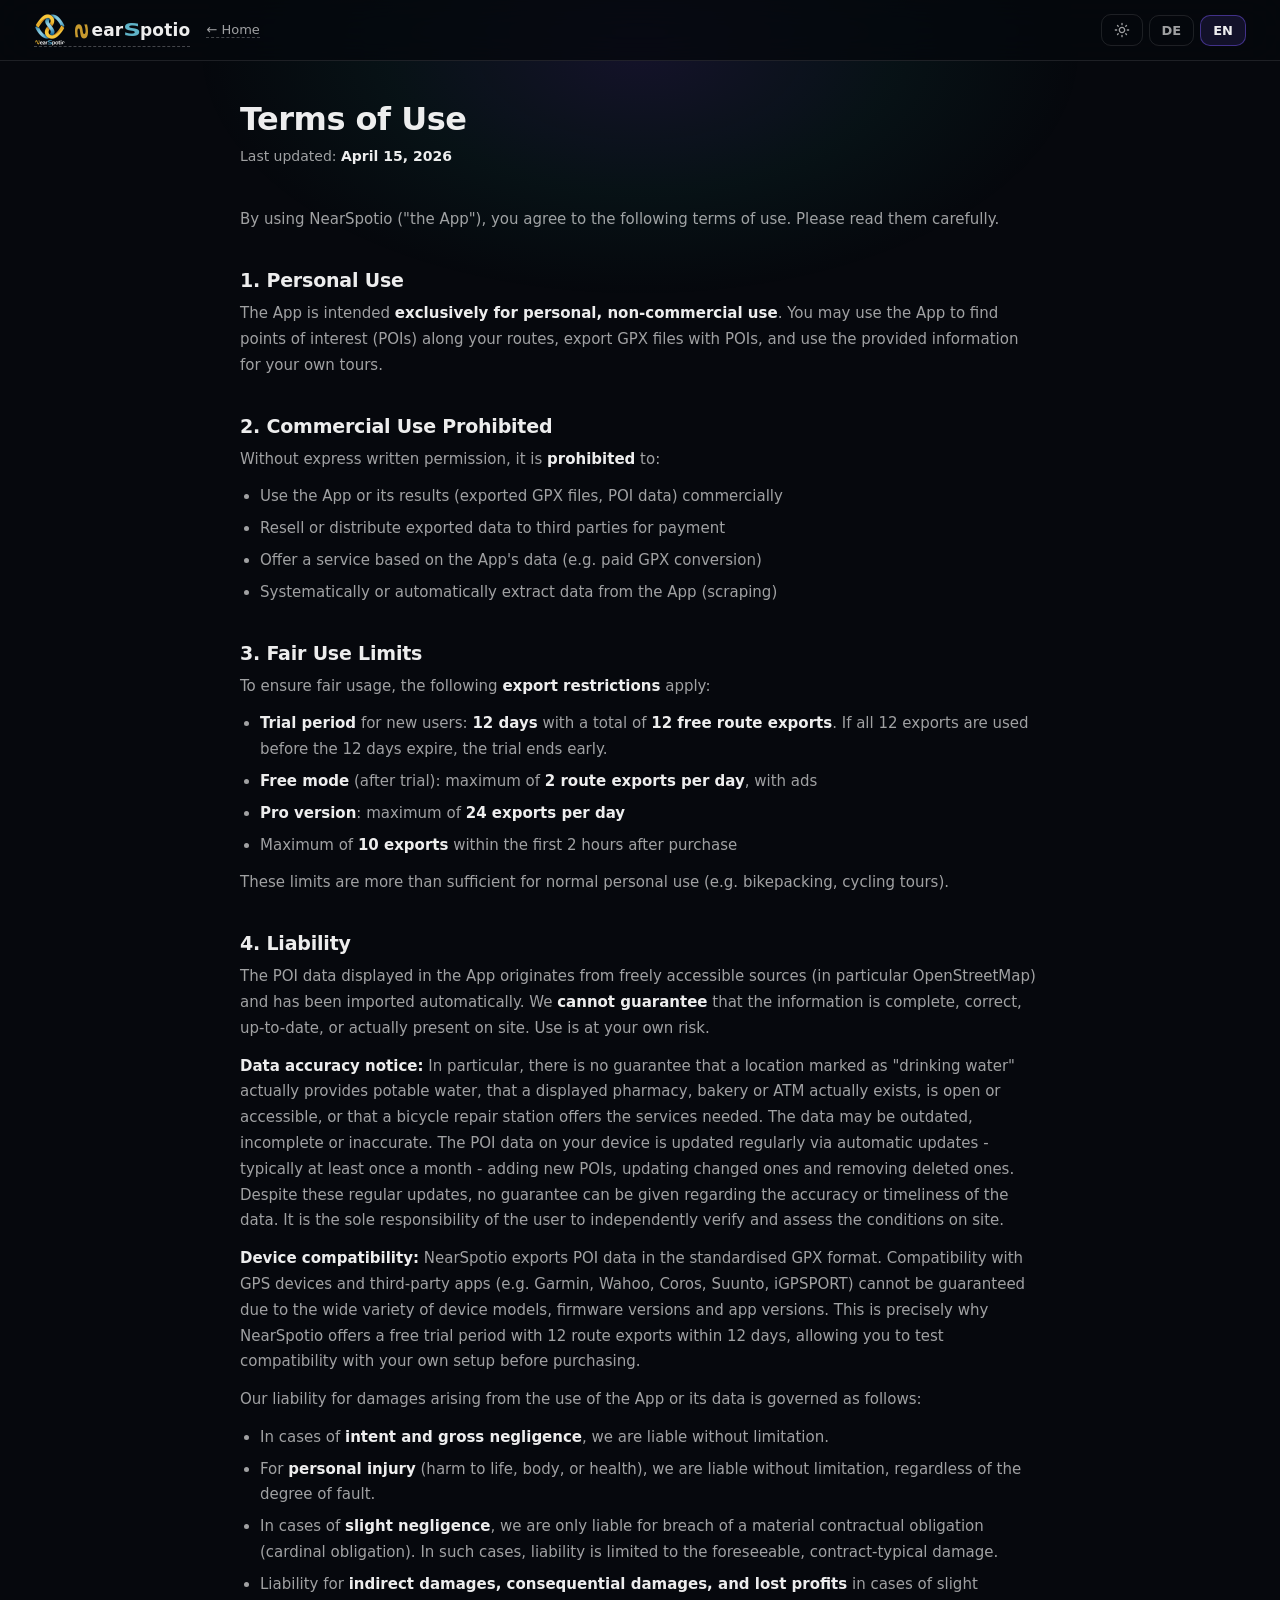
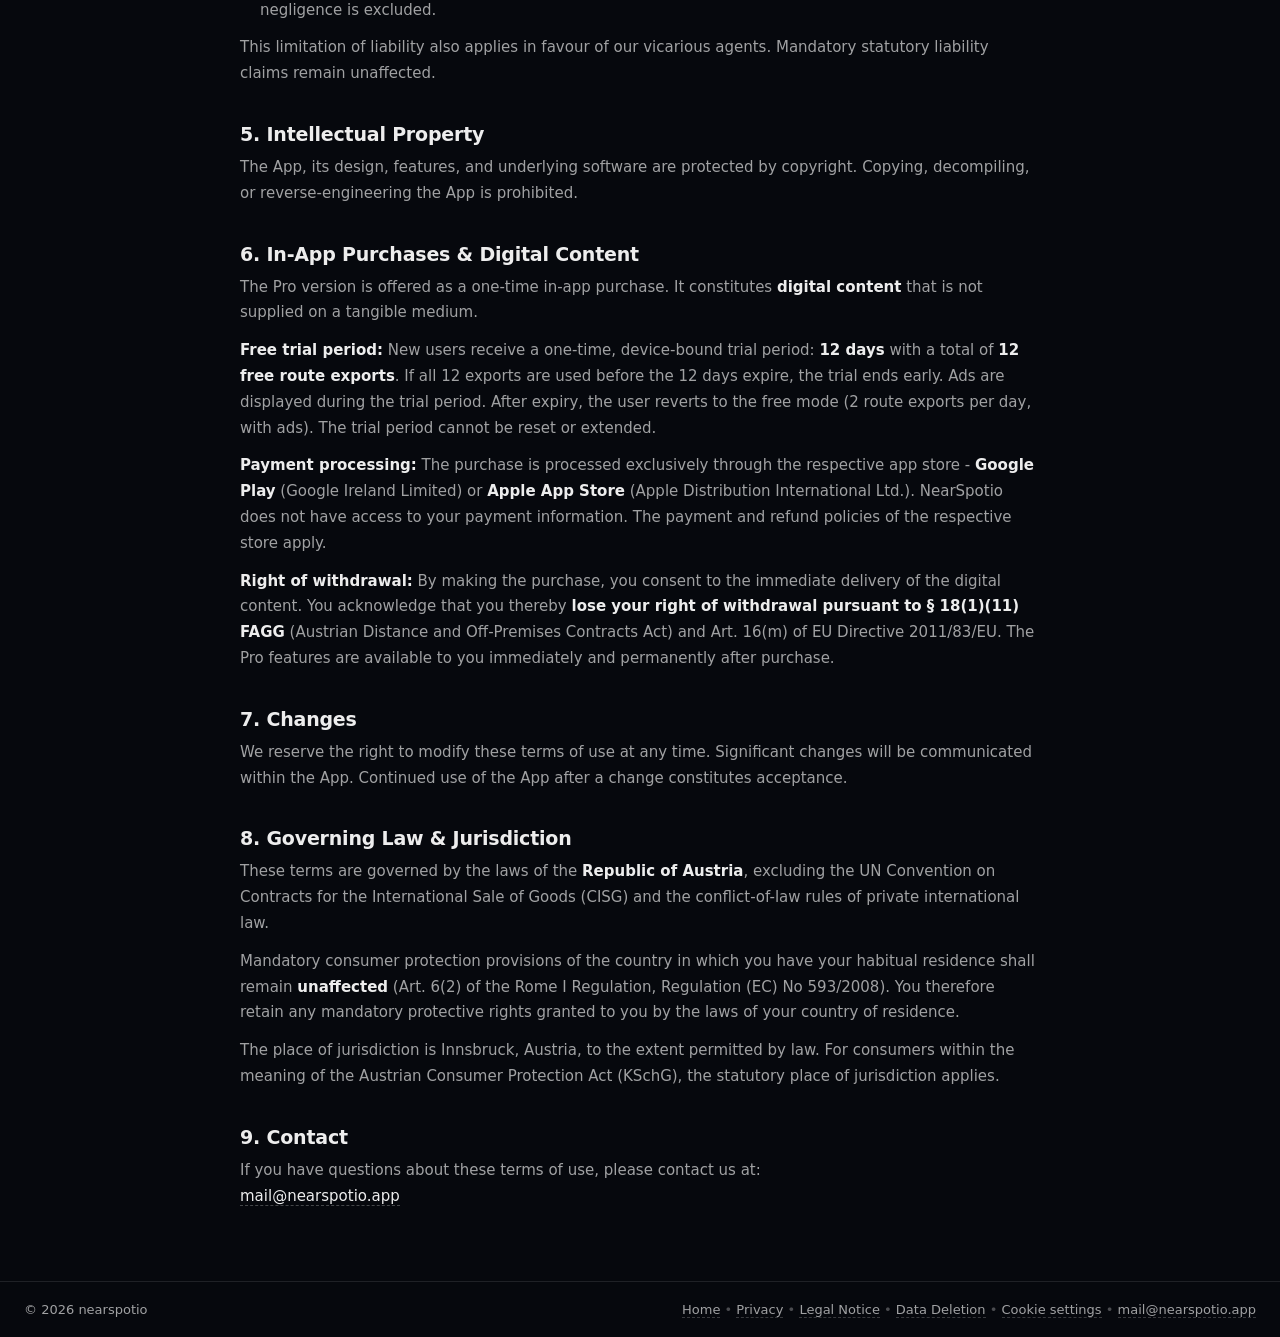
<file: terms/index.html>
<!-- =========================
     Datei: /terms/index.html
     ========================= -->
<!doctype html>
<html lang="en">
<head>
  <meta charset="utf-8" />
  <script>!function(){var t=localStorage.getItem('nearspotio-theme');if(t)document.documentElement.dataset.theme=t}()</script>
  <meta name="viewport" content="width=device-width,initial-scale=1" />
  <title>nearspotio - Nutzungsbedingungen / Terms of Use</title>
  <meta name="description" content="Nutzungsbedingungen / Terms of Use for NearSpotio" />

  <link rel="canonical" href="https://www.nearspotio.app/terms/" />
  <link rel="icon" href="/favicon.ico" sizes="48x48">
  <link rel="icon" type="image/png" sizes="16x16" href="/img/favicon-16.png">
  <link rel="icon" type="image/png" sizes="32x32" href="/img/favicon-32.png">
  <link rel="apple-touch-icon" sizes="180x180" href="/img/apple-touch-icon.png">
  <link rel="icon" type="image/png" sizes="192x192" href="/img/favicon-192.png">

  <style>
    /* ======== VARIABLES ======== */
    :root {
      --bg: #06080d;
      --bg2: #0a0d14;
      --bg3: #0e1119;
      --text: rgba(255, 255, 255, .93);
      --muted: rgba(255, 255, 255, .62);
      --line: rgba(255, 255, 255, .10);
      --card: rgba(255, 255, 255, .04);
      --shadow: 0 20px 60px rgba(0, 0, 0, .5);
      --radius: 20px;
      --accent: #7c5cff;
      --accent2: #2dd4bf;
      --n-color: #C79A2E;
      --s-color: #5FB3C8;
      --max: 1260px;
      --nav-bg: rgba(6, 8, 13, .82);
    }

    [data-theme="light"] {
      --bg: #f4f5fa;
      --bg2: #edeef5;
      --bg3: #e6e7f0;
      --text: rgba(0, 0, 0, .88);
      --muted: rgba(0, 0, 0, .52);
      --line: rgba(0, 0, 0, .08);
      --card: rgba(255, 255, 255, .70);
      --shadow: 0 20px 60px rgba(0, 0, 0, .06);
      --nav-bg: rgba(244, 245, 250, .82);
    }

    /* ======== RESET ======== */
    *, *::before, *::after { box-sizing: border-box; margin: 0; padding: 0; }
    html { scroll-behavior: smooth; overflow-x: clip; max-width: 100%; }

    body {
      font-family: ui-sans-serif, system-ui, -apple-system, 'Segoe UI', Roboto, Arial, sans-serif;
      color: var(--text);
      background: var(--bg);
      overflow-x: hidden;
      -webkit-font-smoothing: antialiased;
    }

    /* ======== NAV ======== */
    .nav {
      position: fixed;
      top: 0;
      left: 0;
      right: 0;
      z-index: 100;
      background: var(--nav-bg);
      backdrop-filter: blur(20px) saturate(1.4);
      -webkit-backdrop-filter: blur(20px) saturate(1.4);
      border-bottom: 1px solid var(--line);
      transition: background .35s ease, border-color .35s ease;
    }

    .nav-inner {
      max-width: var(--max);
      margin: 0 auto;
      padding: 0 24px;
      height: 60px;
      display: flex;
      align-items: center;
      justify-content: space-between;
    }

    .nav-left {
      display: flex;
      align-items: center;
      gap: 16px;
    }

    .back-btn {
      font-size: 13px;
      color: var(--muted);
      text-decoration: none;
      display: inline-flex;
      align-items: center;
      gap: 4px;
      transition: color .15s ease;
    }
    .back-btn:hover { color: var(--text); }
    .back-btn:focus-visible { outline: 2px solid var(--accent); outline-offset: 2px; }

    .brand {
      display: flex;
      align-items: center;
      gap: 10px;
    }

    .logo {
      width: 32px;
      height: 32px;
      overflow: hidden;
      border-radius: 8px;
    }

    .logo-dark { display: block; }
    .logo-light { display: none; }
    [data-theme="light"] .logo-dark { display: none; }
    [data-theme="light"] .logo-light { display: block; }
    .logo img { width: 100%; height: 100%; display: block; }

    .brand-name {
      font-weight: 800;
      font-size: 17px;
      letter-spacing: .2px;
    }

    .brand-part {
      white-space: nowrap;
    }

    .nav-actions {
      display: flex;
      gap: 6px;
      align-items: center;
    }

    .btn {
      display: inline-flex;
      align-items: center;
      gap: 6px;
      padding: 7px 12px;
      border-radius: 10px;
      border: 1px solid var(--line);
      text-decoration: none;
      color: var(--muted);
      background: transparent;
      cursor: pointer;
      font-weight: 600;
      font-size: 13px;
      transition: all .15s ease;
      user-select: none;
    }

    .btn:hover { color: var(--text); background: var(--card); }
    .btn.active {
      color: var(--text);
      border-color: rgba(124, 92, 255, .45);
      background: rgba(124, 92, 255, .12);
    }
    .btn:active { transform: scale(.96); }
    .btn:focus-visible { outline: 2px solid var(--accent); outline-offset: 2px; }

    .theme-icon { display: block; }

    /* ======== PAGE CONTENT ======== */
    .page-wrap {
      padding: 100px 24px 60px;
    }

    .page-inner {
      max-width: 800px;
      margin: 0 auto;
    }

    .page-header {
      margin-bottom: 40px;
    }

    .page-header h1 {
      font-size: 32px;
      font-weight: 800;
      letter-spacing: -.5px;
      line-height: 1.2;
      margin-bottom: 8px;
    }

    .page-header .sub {
      color: var(--muted);
      font-size: 14px;
      line-height: 1.5;
    }

    .page-header .sub strong {
      color: var(--text);
    }

    .content section { display: none; }
    .content section.active { display: block; }

    /* ======== LEGAL TEXT ======== */
    h2 {
      font-size: 19px;
      font-weight: 700;
      letter-spacing: -.2px;
      margin: 36px 0 10px 0;
      color: var(--text);
    }

    h2:first-child {
      margin-top: 0;
    }

    p {
      color: var(--muted);
      line-height: 1.72;
      font-size: 15px;
      margin: 0 0 12px 0;
    }

    li {
      color: var(--muted);
      line-height: 1.72;
      font-size: 15px;
      margin: 0 0 6px 0;
    }

    ul {
      margin: 8px 0 12px 20px;
      padding: 0;
    }

    strong {
      color: var(--text);
      font-weight: 600;
    }

    a {
      color: var(--text);
      text-decoration: none;
      border-bottom: 1px dashed rgba(255, 255, 255, .25);
      transition: all .15s ease;
    }
    a:hover { border-bottom-color: rgba(255, 255, 255, .55); }
    a:focus-visible { outline: 2px solid var(--accent); outline-offset: 2px; }

    [data-theme="light"] a { color: var(--text); border-bottom-color: rgba(0, 0, 0, .18); }
    [data-theme="light"] a:hover { border-bottom-color: rgba(0, 0, 0, .40); }

    .note {
      margin: 16px 0;
      padding: 14px 16px;
      border-radius: 14px;
      border: 1px solid rgba(124, 92, 255, .30);
      background: rgba(124, 92, 255, .08);
      color: var(--text);
      font-size: 14px;
      line-height: 1.65;
    }

    [data-theme="light"] .note {
      background: rgba(124, 92, 255, .06);
      border-color: rgba(124, 92, 255, .18);
    }

    /* ======== DIVIDER ======== */
    .section-divider {
      border: none;
      border-top: 1px solid var(--line);
      margin: 48px 0 0 0;
    }

    /* ======== FOOTER ======== */
    .footer-wrap {
      border-top: 1px solid var(--line);
      padding: 20px 24px;
      transition: border-color .35s ease;
    }

    .footer {
      max-width: var(--max);
      margin: 0 auto;
      display: flex;
      flex-wrap: wrap;
      gap: 10px;
      justify-content: space-between;
      align-items: center;
      color: var(--muted);
      font-size: 13px;
    }

    .footer a {
      color: var(--muted);
      text-decoration: none;
      border-bottom: 1px dashed rgba(255, 255, 255, .20);
      transition: all .15s ease;
    }

    .footer a:hover { color: var(--text); border-bottom-color: rgba(255, 255, 255, .45); }
    [data-theme="light"] .footer a { border-bottom-color: rgba(0, 0, 0, .15); }
    [data-theme="light"] .footer a:hover { border-bottom-color: rgba(0, 0, 0, .35); }
    .footer a:focus-visible { outline: 2px solid var(--accent); outline-offset: 2px; }

    /* ======== GLOW ======== */
    .page-glow {
      position: fixed;
      top: -200px;
      left: 50%;
      transform: translateX(-50%);
      width: 900px;
      height: 500px;
      background: radial-gradient(ellipse, rgba(124, 92, 255, .12) 0%, rgba(45, 212, 191, .05) 40%, transparent 70%);
      pointer-events: none;
      z-index: 0;
    }

    [data-theme="light"] .page-glow {
      background: radial-gradient(ellipse, rgba(124, 92, 255, .08) 0%, rgba(45, 212, 191, .04) 40%, transparent 70%);
    }

    /* ======== ANIMATIONS ======== */
    @keyframes fadeInUp {
      from { opacity: 0; transform: translateY(18px); }
      to { opacity: 1; transform: translateY(0); }
    }

    .page-header { animation: fadeInUp .5s ease both; }
    .content { animation: fadeInUp .5s ease .08s both; }

    @media (prefers-reduced-motion: reduce) {
      .page-header, .content { animation: none; }
    }

    /* ======== THEME TRANSITIONS ======== */
    body, .nav, .footer-wrap, .footer a, .btn, a, strong, .note {
      transition: background .35s ease, color .35s ease, border-color .35s ease, box-shadow .35s ease;
    }

    /* ======== RESPONSIVE ======== */
    @media (max-width: 600px) {
      .page-wrap { padding: 80px 16px 40px; }
      .page-header h1 { font-size: 26px; }
      h2 { font-size: 17px; }
      .nav-inner { padding: 0 16px; min-width: 0; }
      .nav-left { gap: 10px; min-width: 0; flex: 1 1 auto; overflow: hidden; }
      .nav-actions { flex: 0 0 auto; }
      .back-btn { display: none; }
      .brand { min-width: 0; flex: 0 1 auto; overflow: hidden; }
    }
  </style>

  <!-- Cookie consent (loads GA4 only after opt-in) -->
  <link rel="stylesheet" href="/css/cookieconsent.css">
  <link rel="stylesheet" href="/css/consent-theme.css">
  <script defer src="/js/cookieconsent.umd.js"></script>
  <script defer src="/js/consent.js"></script>
</head>

<body>

  <!-- ======== GLOW ======== -->
  <div class="page-glow"></div>

  <!-- ======== NAV ======== -->
  <nav class="nav">
    <div class="nav-inner">
      <div class="nav-left">
        <a class="brand" href="/" aria-label="NearSpotio Home">
          <div class="logo"><img class="logo-dark" src="/img/in_app_icon_d.png" alt="NearSpotio" /><img class="logo-light" src="/img/in_app_icon_l.png" alt="NearSpotio" /></div>
          <span class="brand-name" translate="no"><span class="brand-part"><span style="display:inline-block;transform:scaleX(-1) rotate(90deg) scaleX(1.45) translateX(1px);color:var(--n-color);font-weight:700;margin-right:3px">S</span>ear</span><wbr><span class="brand-part"><span style="display:inline-block;transform:scaleX(1.45);color:var(--s-color);font-weight:700;margin-left:2.5px;margin-right:1.5px">S</span>potio</span></span>
        </a>
        <a class="back-btn" href="/" id="link-home">&larr; Home</a>
      </div>
      <div class="nav-actions">
        <span class="btn" id="btn-theme" role="button" tabindex="0"><svg class="theme-icon" width="16" height="16" viewBox="0 0 24 24" fill="currentColor"></svg></span>
        <span class="btn" id="btn-de" role="button" tabindex="0">DE</span>
        <span class="btn active" id="btn-en" role="button" tabindex="0">EN</span>
      </div>
    </div>
  </nav>

  <!-- ======== PAGE CONTENT ======== -->
  <div class="page-wrap">
    <div class="page-inner">

      <div class="page-header">
        <h1 id="page-title">Terms of Use</h1>
        <div class="sub" id="sub-text">
          Last updated: <strong>April 15, 2026</strong>
        </div>
      </div>

      <div class="content">
        <!-- ======================== DEUTSCH ======================== -->
        <section id="sec-de">
          <p>Durch die Nutzung von <span translate="no">NearSpotio</span> ("die App") stimmst du den folgenden Nutzungsbedingungen zu. Bitte lies sie sorgf&auml;ltig durch.</p>

          <h2>1. Pers&ouml;nlicher Gebrauch</h2>
          <p>Die App ist <strong>ausschlie&szlig;lich f&uuml;r den pers&ouml;nlichen, nicht-kommerziellen Gebrauch</strong> bestimmt. Du darfst die App nutzen, um <span translate="no">Points of Interest</span> (<span translate="no">POI</span>s) entlang deiner Routen zu finden, <span translate="no">GPX</span>-Dateien mit <span translate="no">POI</span>s zu exportieren und die bereitgestellten Informationen f&uuml;r deine eigenen Touren zu verwenden.</p>

          <h2>2. Kommerzielle Nutzung untersagt</h2>
          <p>Ohne ausdr&uuml;ckliche schriftliche Genehmigung ist es <strong>untersagt</strong>:</p>
          <ul>
            <li>Die App oder ihre Ergebnisse (exportierte <span translate="no">GPX</span>-Dateien, <span translate="no">POI</span>-Daten) kommerziell zu nutzen</li>
            <li>Exportierte Daten entgeltlich an Dritte weiterzuverkaufen oder zu verteilen</li>
            <li>Einen Dienst auf Basis der App-Daten anzubieten (z.B. kostenpflichtige <span translate="no">GPX</span>-Konvertierung)</li>
            <li>Die App systematisch oder automatisiert auszulesen (Scraping)</li>
          </ul>

          <h2>3. Fair-Use-Grenzen</h2>
          <p>Um die faire Nutzung sicherzustellen, gelten folgende <strong>Export-Beschr&auml;nkungen</strong>:</p>
          <ul>
            <li><strong>Testphase</strong> f&uuml;r neue Nutzer: <strong>12 Tage</strong> mit insgesamt <strong>12 kostenlosen Routen-Exports</strong>. Werden alle 12 Exports vor Ablauf der 12 Tage aufgebraucht, endet die Testphase vorzeitig.</li>
            <li><strong>Kostenloser Modus</strong> (nach der Testphase): maximal <strong>2 Routen-Exports pro Tag</strong>, mit Werbung</li>
            <li><strong><span translate="no">Pro</span>-Version</strong>: maximal <strong>24 Exports pro Tag</strong></li>
            <li>In den ersten 2 Stunden nach dem Kauf maximal <strong>10 Exports</strong></li>
          </ul>
          <p>Diese Limits sind f&uuml;r den normalen pers&ouml;nlichen Gebrauch (z.B. Bikepacking, Radtouren) mehr als ausreichend.</p>

          <h2>4. Haftung</h2>
          <p>Die in der App angezeigten <span translate="no">POI</span>-Daten stammen aus frei zug&auml;nglichen Quellen (insbesondere OpenStreetMap) und wurden automatisiert &uuml;bernommen. Wir k&ouml;nnen <strong>nicht gew&auml;hrleisten</strong>, dass die Informationen vollst&auml;ndig, korrekt, aktuell oder vor Ort tats&auml;chlich vorhanden sind. Die Nutzung erfolgt auf eigene Verantwortung.</p>
          <p><strong>Hinweis zur Datengenauigkeit:</strong> Insbesondere kann nicht garantiert werden, dass eine als &bdquo;Trinkwasser&ldquo; gekennzeichnete Stelle tats&auml;chlich trinkbares Wasser f&uuml;hrt, dass eine angezeigte Apotheke, B&auml;ckerei oder ein Geldautomat tats&auml;chlich existiert, ge&ouml;ffnet oder zug&auml;nglich ist, oder dass eine Fahrradreparaturstation die ben&ouml;tigten Leistungen anbietet. Die Daten k&ouml;nnen veraltet, unvollst&auml;ndig oder fehlerhaft sein. Die <span translate="no">POI</span>-Daten auf deinem Ger&auml;t werden regelm&auml;&szlig;ig &uuml;ber automatische Updates aktualisiert - in der Regel mindestens einmal im Monat - wobei neue <span translate="no">POI</span>s hinzugef&uuml;gt, ge&auml;nderte aktualisiert und entfernte entfernt werden. Trotz dieser regelm&auml;&szlig;igen Aktualisierungen kann keine Gew&auml;hr f&uuml;r die Aktualit&auml;t oder Richtigkeit der Daten &uuml;bernommen werden. Es liegt in der alleinigen Verantwortung der Nutzerin bzw. des Nutzers, die Gegebenheiten vor Ort eigenst&auml;ndig zu &uuml;berpr&uuml;fen und zu beurteilen.</p>
          <p><strong>Ger&auml;tekompatibilit&auml;t:</strong> <span translate="no">NearSpotio</span> exportiert <span translate="no">POI</span>-Daten im standardisierten <span translate="no">GPX</span>-Format. Die Kompatibilit&auml;t mit GPS-Ger&auml;ten und Drittanbieter-Apps (z.&nbsp;B. <span translate="no">Garmin</span>, <span translate="no">Wahoo</span>, <span translate="no">Coros</span>, <span translate="no">Suunto</span>, <span translate="no">iGPSPORT</span>) kann aufgrund der Vielzahl an Ger&auml;temodellen, Firmwareversionen und App-Versionen nicht garantiert werden. Genau aus diesem Grund bietet <span translate="no">NearSpotio</span> eine kostenlose Testphase mit 12 Routen-Exports innerhalb von 12 Tagen, um die Kompatibilit&auml;t mit dem eigenen Setup vor dem Kauf zu testen.</p>
          <p>Unsere Haftung f&uuml;r Sch&auml;den, die aus der Nutzung der App oder ihrer Daten entstehen, ist wie folgt geregelt:</p>
          <ul>
            <li>Bei <strong>Vorsatz und grober Fahrl&auml;ssigkeit</strong> haften wir unbeschr&auml;nkt.</li>
            <li>Bei <strong>Personensch&auml;den</strong> (Verletzung von Leben, K&ouml;rper oder Gesundheit) haften wir unbeschr&auml;nkt, unabh&auml;ngig vom Verschuldensgrad.</li>
            <li>Bei <strong>leichter Fahrl&auml;ssigkeit</strong> haften wir nur bei Verletzung einer wesentlichen Vertragspflicht (Kardinalpflicht). In diesem Fall ist die Haftung auf den vertragstypischen, vorhersehbaren Schaden begrenzt.</li>
            <li>Die Haftung f&uuml;r <strong>mittelbare Sch&auml;den, Folgesch&auml;den und entgangenen Gewinn</strong> bei leichter Fahrl&auml;ssigkeit ist ausgeschlossen.</li>
          </ul>
          <p>Diese Haftungsregelung gilt auch zugunsten unserer Erf&uuml;llungsgehilfen. Zwingende gesetzliche Haftungsanspr&uuml;che bleiben unber&uuml;hrt.</p>

          <h2>5. Geistiges Eigentum</h2>
          <p>Die App, ihr Design, ihre Funktionen und die zugrunde liegende Software sind urheberrechtlich gesch&uuml;tzt. Das Kopieren, Dekompilieren oder Reverse-Engineering der App ist untersagt.</p>

          <h2>6. In-App-K&auml;ufe &amp; Digitale Inhalte</h2>
          <p>Die <span translate="no">Pro</span>-Version wird als einmaliger In-App-Kauf angeboten. Es handelt sich um <strong>digitale Inhalte</strong>, die nicht auf einem k&ouml;rperlichen Datentr&auml;ger geliefert werden.</p>
          <p><strong>Kostenlose Testphase:</strong> Neue Nutzer erhalten eine einmalige, ger&auml;tegebundene Testphase: <strong>12 Tage</strong> mit insgesamt <strong>12 kostenlosen Routen-Exports</strong>. Werden alle 12 Exports vor Ablauf der 12 Tage aufgebraucht, endet die Testphase vorzeitig. W&auml;hrend der Testphase wird Werbung angezeigt. Nach Ablauf f&auml;llt der Nutzer in den kostenlosen Modus zur&uuml;ck (2 Routen-Exports pro Tag, mit Werbung). Die Testphase kann nicht zur&uuml;ckgesetzt oder verl&auml;ngert werden.</p>
          <p><strong>Zahlungsabwicklung:</strong> Der Kauf wird ausschlie&szlig;lich &uuml;ber den jeweiligen App Store abgewickelt - <strong><span translate="no">Google Play</span></strong> (Google Ireland Limited) bzw. <strong><span translate="no">Apple App Store</span></strong> (Apple Distribution International Ltd.). <span translate="no">NearSpotio</span> hat keinen Zugriff auf deine Zahlungsdaten. Es gelten die Zahlungs- und R&uuml;ckgabebedingungen des jeweiligen Stores.</p>
          <p><strong>Widerrufsrecht:</strong> Mit dem Kauf stimmst du zu, dass die Bereitstellung der digitalen Inhalte sofort beginnt. Du wirst darauf hingewiesen, dass du mit Beginn der Ausf&uuml;hrung dein <strong>Widerrufsrecht gem&auml;&szlig; &sect; 18 Abs. 1 Z 11 FAGG</strong> (&ouml;sterreichisches Fern- und Ausw&auml;rtsgesch&auml;fte-Gesetz) bzw. Art. 16 lit. m der EU-Richtlinie 2011/83/EU verlierst. Die <span translate="no">Pro</span>-Funktionen stehen dir nach dem Kauf sofort und dauerhaft zur Verf&uuml;gung.</p>

          <h2>7. &Auml;nderungen</h2>
          <p>Wir behalten uns das Recht vor, diese Nutzungsbedingungen jederzeit zu &auml;ndern. Wesentliche &Auml;nderungen werden innerhalb der App mitgeteilt. Die fortgesetzte Nutzung der App nach einer &Auml;nderung gilt als Zustimmung.</p>

          <h2>8. Anwendbares Recht &amp; Gerichtsstand</h2>
          <p>Es gilt das Recht der <strong>Republik &Ouml;sterreich</strong> unter Ausschluss des UN-Kaufrechts (CISG) und der Verweisungsnormen des internationalen Privatrechts.</p>
          <p>Zwingende Verbraucherschutzbestimmungen des Staates, in dem du deinen gew&ouml;hnlichen Aufenthalt hast, bleiben hiervon <strong>unber&uuml;hrt</strong> (Art. 6 Abs. 2 Rom-I-Verordnung, VO (EG) Nr. 593/2008). Dir stehen daher in jedem Fall die Schutzrechte zu, die dir das Recht deines Wohnsitzstaates zwingend gew&auml;hrt.</p>
          <p>Gerichtsstand ist, soweit gesetzlich zul&auml;ssig, Innsbruck, &Ouml;sterreich. F&uuml;r Verbraucher im Sinne des Konsumentenschutzgesetzes (KSchG) gilt der gesetzliche Gerichtsstand.</p>

          <h2>9. Kontakt</h2>
          <p>Bei Fragen zu diesen Nutzungsbedingungen kontaktiere uns unter:<br>
            <a class="eml" data-u="mail" data-d="nearspotio.app"></a>
          </p>
        </section>

        <!-- ======================== ENGLISH ======================== -->
        <section id="sec-en" class="active">
          <p>By using <span translate="no">NearSpotio</span> ("the App"), you agree to the following terms of use. Please read them carefully.</p>

          <h2>1. Personal Use</h2>
          <p>The App is intended <strong>exclusively for personal, non-commercial use</strong>. You may use the App to find <span translate="no">points of interest</span> (<span translate="no">POI</span>s) along your routes, export <span translate="no">GPX</span> files with <span translate="no">POI</span>s, and use the provided information for your own tours.</p>

          <h2>2. Commercial Use Prohibited</h2>
          <p>Without express written permission, it is <strong>prohibited</strong> to:</p>
          <ul>
            <li>Use the App or its results (exported <span translate="no">GPX</span> files, <span translate="no">POI</span> data) commercially</li>
            <li>Resell or distribute exported data to third parties for payment</li>
            <li>Offer a service based on the App's data (e.g. paid <span translate="no">GPX</span> conversion)</li>
            <li>Systematically or automatically extract data from the App (scraping)</li>
          </ul>

          <h2>3. Fair Use Limits</h2>
          <p>To ensure fair usage, the following <strong>export restrictions</strong> apply:</p>
          <ul>
            <li><strong>Trial period</strong> for new users: <strong>12 days</strong> with a total of <strong>12 free route exports</strong>. If all 12 exports are used before the 12 days expire, the trial ends early.</li>
            <li><strong>Free mode</strong> (after trial): maximum of <strong>2 route exports per day</strong>, with ads</li>
            <li><strong><span translate="no">Pro</span> version</strong>: maximum of <strong>24 exports per day</strong></li>
            <li>Maximum of <strong>10 exports</strong> within the first 2 hours after purchase</li>
          </ul>
          <p>These limits are more than sufficient for normal personal use (e.g. bikepacking, cycling tours).</p>

          <h2>4. Liability</h2>
          <p>The <span translate="no">POI</span> data displayed in the App originates from freely accessible sources (in particular OpenStreetMap) and has been imported automatically. We <strong>cannot guarantee</strong> that the information is complete, correct, up-to-date, or actually present on site. Use is at your own risk.</p>
          <p><strong>Data accuracy notice:</strong> In particular, there is no guarantee that a location marked as "drinking water" actually provides potable water, that a displayed pharmacy, bakery or ATM actually exists, is open or accessible, or that a bicycle repair station offers the services needed. The data may be outdated, incomplete or inaccurate. The <span translate="no">POI</span> data on your device is updated regularly via automatic updates - typically at least once a month - adding new <span translate="no">POI</span>s, updating changed ones and removing deleted ones. Despite these regular updates, no guarantee can be given regarding the accuracy or timeliness of the data. It is the sole responsibility of the user to independently verify and assess the conditions on site.</p>
          <p><strong>Device compatibility:</strong> <span translate="no">NearSpotio</span> exports <span translate="no">POI</span> data in the standardised <span translate="no">GPX</span> format. Compatibility with GPS devices and third-party apps (e.g. <span translate="no">Garmin</span>, <span translate="no">Wahoo</span>, <span translate="no">Coros</span>, <span translate="no">Suunto</span>, <span translate="no">iGPSPORT</span>) cannot be guaranteed due to the wide variety of device models, firmware versions and app versions. This is precisely why <span translate="no">NearSpotio</span> offers a free trial period with 12 route exports within 12 days, allowing you to test compatibility with your own setup before purchasing.</p>
          <p>Our liability for damages arising from the use of the App or its data is governed as follows:</p>
          <ul>
            <li>In cases of <strong>intent and gross negligence</strong>, we are liable without limitation.</li>
            <li>For <strong>personal injury</strong> (harm to life, body, or health), we are liable without limitation, regardless of the degree of fault.</li>
            <li>In cases of <strong>slight negligence</strong>, we are only liable for breach of a material contractual obligation (cardinal obligation). In such cases, liability is limited to the foreseeable, contract-typical damage.</li>
            <li>Liability for <strong>indirect damages, consequential damages, and lost profits</strong> in cases of slight negligence is excluded.</li>
          </ul>
          <p>This limitation of liability also applies in favour of our vicarious agents. Mandatory statutory liability claims remain unaffected.</p>

          <h2>5. Intellectual Property</h2>
          <p>The App, its design, features, and underlying software are protected by copyright. Copying, decompiling, or reverse-engineering the App is prohibited.</p>

          <h2>6. In-App Purchases &amp; Digital Content</h2>
          <p>The <span translate="no">Pro</span> version is offered as a one-time in-app purchase. It constitutes <strong>digital content</strong> that is not supplied on a tangible medium.</p>
          <p><strong>Free trial period:</strong> New users receive a one-time, device-bound trial period: <strong>12 days</strong> with a total of <strong>12 free route exports</strong>. If all 12 exports are used before the 12 days expire, the trial ends early. Ads are displayed during the trial period. After expiry, the user reverts to the free mode (2 route exports per day, with ads). The trial period cannot be reset or extended.</p>
          <p><strong>Payment processing:</strong> The purchase is processed exclusively through the respective app store - <strong><span translate="no">Google Play</span></strong> (Google Ireland Limited) or <strong><span translate="no">Apple App Store</span></strong> (Apple Distribution International Ltd.). <span translate="no">NearSpotio</span> does not have access to your payment information. The payment and refund policies of the respective store apply.</p>
          <p><strong>Right of withdrawal:</strong> By making the purchase, you consent to the immediate delivery of the digital content. You acknowledge that you thereby <strong>lose your right of withdrawal pursuant to &sect; 18(1)(11) FAGG</strong> (Austrian Distance and Off-Premises Contracts Act) and Art. 16(m) of EU Directive 2011/83/EU. The <span translate="no">Pro</span> features are available to you immediately and permanently after purchase.</p>

          <h2>7. Changes</h2>
          <p>We reserve the right to modify these terms of use at any time. Significant changes will be communicated within the App. Continued use of the App after a change constitutes acceptance.</p>

          <h2>8. Governing Law &amp; Jurisdiction</h2>
          <p>These terms are governed by the laws of the <strong>Republic of Austria</strong>, excluding the UN Convention on Contracts for the International Sale of Goods (CISG) and the conflict-of-law rules of private international law.</p>
          <p>Mandatory consumer protection provisions of the country in which you have your habitual residence shall remain <strong>unaffected</strong> (Art. 6(2) of the Rome I Regulation, Regulation (EC) No 593/2008). You therefore retain any mandatory protective rights granted to you by the laws of your country of residence.</p>
          <p>The place of jurisdiction is Innsbruck, Austria, to the extent permitted by law. For consumers within the meaning of the Austrian Consumer Protection Act (KSchG), the statutory place of jurisdiction applies.</p>

          <h2>9. Contact</h2>
          <p>If you have questions about these terms of use, please contact us at:<br>
            <a class="eml" data-u="mail" data-d="nearspotio.app"></a>
          </p>
        </section>
      </div>

    </div>
  </div>

  <!-- ======== FOOTER ======== -->
  <div class="footer-wrap">
    <div class="footer">
      <div>&copy; <span id="year"></span> <span translate="no">nearspotio</span></div>
      <div>
        <a href="/" id="foot-home">Home</a>
        <span style="opacity:.45">&bull;</span>
        <a href="/privacy/" id="foot-privacy">Privacy</a>
        <span style="opacity:.45">&bull;</span>
        <a href="/impressum/" id="foot-impressum">Legal Notice</a>
        <span style="opacity:.45">&bull;</span>
        <a href="/data-deletion/" id="foot-deletion">Data Deletion</a>
        <span style="opacity:.45">&bull;</span>
        <a href="#" data-cc="show-preferencesModal" id="foot-cookies">Cookie settings</a>
        <span style="opacity:.45">&bull;</span>
        <span><a class="eml" data-u="mail" data-d="nearspotio.app" style="cursor:pointer"></a></span>
      </div>
    </div>
  </div>

  <script>
    document.getElementById("year").textContent = new Date().getFullYear();

    // ---- Language ----
    var btnDe = document.getElementById("btn-de");
    var btnEn = document.getElementById("btn-en");
    var secDe = document.getElementById("sec-de");
    var secEn = document.getElementById("sec-en");

    function setLang(lang) {
      var isDe = lang === "de";
      secDe.classList.toggle("active", isDe);
      secEn.classList.toggle("active", !isDe);
      btnDe.classList.toggle("active", isDe);
      btnEn.classList.toggle("active", !isDe);
      document.documentElement.lang = lang;

      document.getElementById("page-title").textContent = isDe ? "Nutzungsbedingungen" : "Terms of Use";
      document.getElementById("sub-text").innerHTML = isDe
        ? 'Stand: <strong>15. April 2026</strong>'
        : 'Last updated: <strong>April 15, 2026</strong>';
      document.getElementById("link-home").textContent = isDe ? "\u2190 Startseite" : "\u2190 Home";
      document.getElementById("foot-home").textContent = isDe ? "Startseite" : "Home";
      document.getElementById("foot-privacy").textContent = isDe ? "Datenschutz" : "Privacy";
      document.getElementById("foot-impressum").textContent = isDe ? "Impressum" : "Legal Notice";
      document.getElementById("foot-deletion").textContent = isDe ? "Datenl\u00f6schung" : "Data Deletion";
      document.getElementById("foot-cookies").textContent = isDe ? "Cookie-Einstellungen" : "Cookie settings";

      localStorage.setItem("nearspotio-lang", lang);
    }

    btnDe.addEventListener("click", function () { setLang("de"); });
    btnEn.addEventListener("click", function () { setLang("en"); });

    setLang(localStorage.getItem("nearspotio-lang") || "en");

    // ---- Theme ----
    var sunPath = 'M12 7c-2.76 0-5 2.24-5 5s2.24 5 5 5 5-2.24 5-5-2.24-5-5-5zm0 8c-1.65 0-3-1.35-3-3s1.35-3 3-3 3 1.35 3 3-1.35 3-3 3zM2 13h2c.55 0 1-.45 1-1s-.45-1-1-1H2c-.55 0-1 .45-1 1s.45 1 1 1zm18 0h2c.55 0 1-.45 1-1s-.45-1-1-1h-2c-.55 0-1 .45-1 1s.45 1 1 1zM11 2v2c0 .55.45 1 1 1s1-.45 1-1V2c0-.55-.45-1-1-1s-1 .45-1 1zm0 18v2c0 .55.45 1 1 1s1-.45 1-1v-2c0-.55-.45-1-1-1s-1 .45-1 1zM5.99 4.58a.996.996 0 00-1.41 0 .996.996 0 000 1.41l1.06 1.06c.39.39 1.03.39 1.41 0s.39-1.03 0-1.41L5.99 4.58zm12.37 12.37a.996.996 0 00-1.41 0 .996.996 0 000 1.41l1.06 1.06c.39.39 1.03.39 1.41 0a.996.996 0 000-1.41l-1.06-1.06zm1.06-10.96a.996.996 0 000-1.41.996.996 0 00-1.41 0l-1.06 1.06c-.39.39-.39 1.03 0 1.41s1.03.39 1.41 0l1.06-1.06zM7.05 18.36a.996.996 0 000-1.41.996.996 0 00-1.41 0l-1.06 1.06c-.39.39-.39 1.03 0 1.41s1.03.39 1.41 0l1.06-1.06z';
    var moonPath = 'M12 3a9 9 0 109 9c0-.46-.04-.92-.1-1.36a5.389 5.389 0 01-4.4 2.26 5.403 5.403 0 01-3.14-9.8c-.44-.06-.9-.1-1.36-.1z';
    var themeBtn = document.getElementById('btn-theme');
    function setTheme(t) {
      document.documentElement.dataset.theme = t;
      themeBtn.querySelector('.theme-icon').innerHTML = '<path d="' + (t === 'light' ? moonPath : sunPath) + '"/>';
      localStorage.setItem('nearspotio-theme', t);
    }
    themeBtn.addEventListener('click', function () {
      setTheme(document.documentElement.dataset.theme === 'light' ? 'dark' : 'light');
    });
    setTheme(localStorage.getItem('nearspotio-theme') || 'dark');

    // ---- Email obfuscation ----
    document.querySelectorAll('.eml').forEach(function (el) {
      var a = el.dataset.u + '@' + el.dataset.d;
      el.href = 'mail' + 'to:' + a;
      el.textContent = a;
    });
  </script>
</body>
</html>
</file>
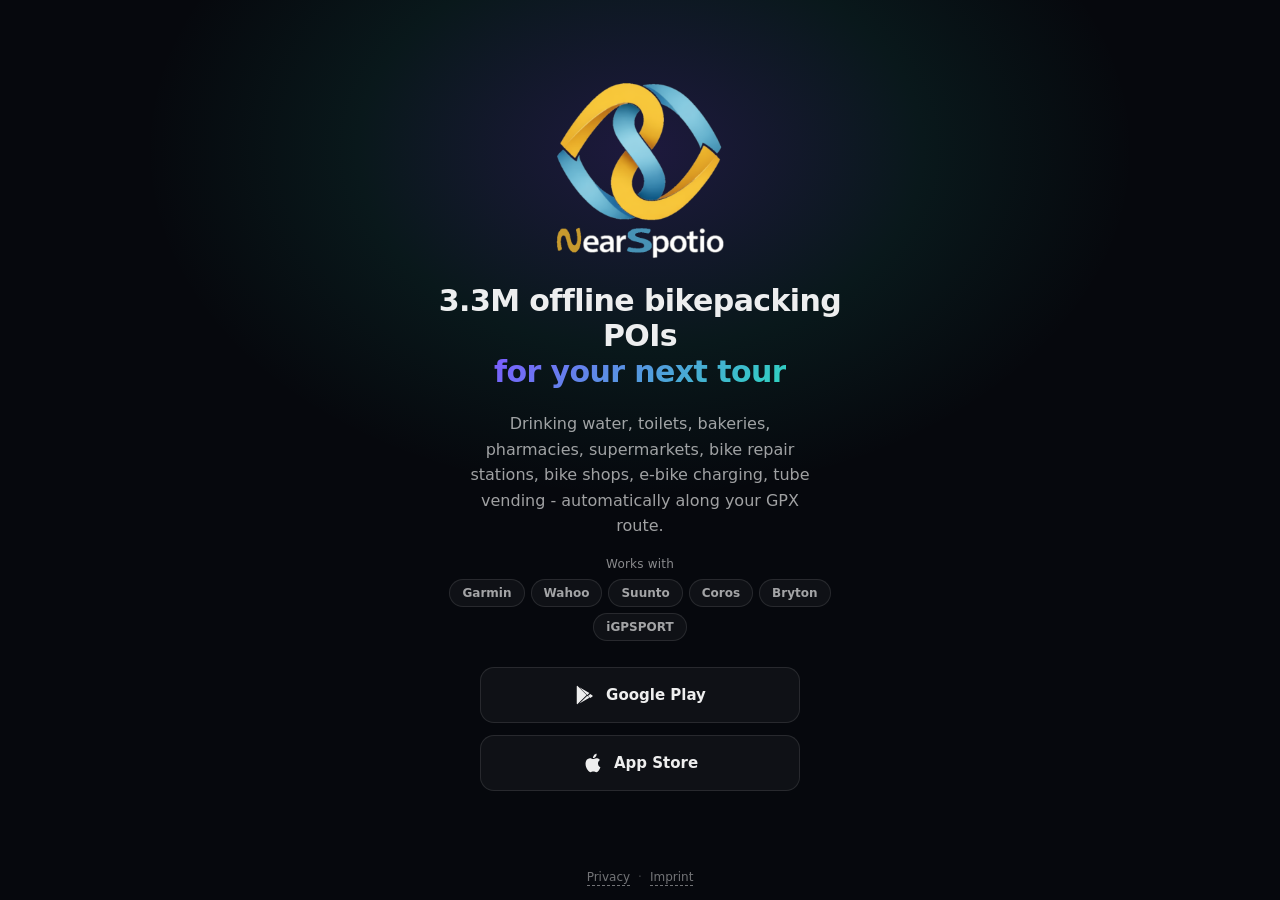
<file: tiktok/index.html>
<!-- =========================
     Datei: /tiktok/index.html
     Landing page for TikTok-Ads traffic - fast first paint, auto-redirect to store. Not Active
     ========================= -->
<!doctype html>
<html lang="en">

<head>
  <meta charset="utf-8" />
  <script>!function () { var t = localStorage.getItem('nearspotio-theme'); if (t) document.documentElement.dataset.theme = t }()</script>
  <meta name="viewport" content="width=device-width,initial-scale=1" />
  <meta name="robots" content="noindex,nofollow" />
  <title>NearSpotio</title>

  <link rel="canonical" href="https://www.nearspotio.app/tiktok/" />
  <link rel="icon" href="/favicon.ico" sizes="48x48">
  <link rel="icon" type="image/png" sizes="16x16" href="/img/favicon-16.png">
  <link rel="icon" type="image/png" sizes="32x32" href="/img/favicon-32.png">
  <link rel="apple-touch-icon" sizes="180x180" href="/img/apple-touch-icon.png">
  <link rel="icon" type="image/png" sizes="192x192" href="/img/favicon-192.png">

  <style>
    :root {
      --bg: #06080d;
      --text: rgba(255, 255, 255, .93);
      --muted: rgba(255, 255, 255, .62);
      --line: rgba(255, 255, 255, .10);
      --card: rgba(255, 255, 255, .04);
      --card-hover: rgba(255, 255, 255, .07);
      --accent: #7c5cff;
      --accent2: #2dd4bf;
      --n-color: #C79A2E;
      --s-color: #5FB3C8;
    }

    [data-theme="light"] {
      --bg: #f4f5fa;
      --text: rgba(0, 0, 0, .88);
      --muted: rgba(0, 0, 0, .52);
      --line: rgba(0, 0, 0, .08);
      --card: rgba(255, 255, 255, .70);
      --card-hover: rgba(255, 255, 255, .90);
    }

    *,
    *::before,
    *::after {
      box-sizing: border-box;
      margin: 0;
      padding: 0;
    }

    html {
      max-width: 100%;
      overflow-x: clip;
    }

    body {
      font-family: ui-sans-serif, system-ui, -apple-system, 'Segoe UI', Roboto, Arial, sans-serif;
      color: var(--text);
      background: var(--bg);
      min-height: 100vh;
      min-height: 100dvh;
      display: flex;
      flex-direction: column;
      align-items: center;
      justify-content: center;
      padding: 32px 20px 60px;
      -webkit-font-smoothing: antialiased;
      user-select: none;
      position: relative;
      overflow: hidden;
      transition: background .35s ease, color .35s ease;
    }

    body::before {
      content: "";
      position: absolute;
      top: -200px;
      left: 50%;
      transform: translateX(-50%);
      width: 1000px;
      height: 700px;
      background: radial-gradient(ellipse, rgba(124, 92, 255, .20) 0%, rgba(45, 212, 191, .08) 40%, transparent 70%);
      pointer-events: none;
      z-index: 0;
    }

    [data-theme="light"] body::before {
      background: radial-gradient(ellipse, rgba(124, 92, 255, .12) 0%, rgba(45, 212, 191, .06) 40%, transparent 70%);
    }

    .wrap {
      position: relative;
      z-index: 1;
      max-width: 420px;
      width: 100%;
      text-align: center;
      display: flex;
      flex-direction: column;
      align-items: center;
      gap: 22px;
    }

    .logo {
      width: 180px;
      max-width: 60vw;
    }

    .logo img {
      width: 100%;
      height: auto;
    }

    .logo-dark {
      display: block;
    }

    .logo-light {
      display: none;
    }

    [data-theme="light"] .logo-dark {
      display: none;
    }

    [data-theme="light"] .logo-light {
      display: block;
    }

    h1 {
      font-size: clamp(22px, 5.5vw, 30px);
      font-weight: 900;
      letter-spacing: -.6px;
      line-height: 1.18;
    }

    .gradient {
      background: linear-gradient(135deg, var(--accent), var(--accent2));
      -webkit-background-clip: text;
      -webkit-text-fill-color: transparent;
      background-clip: text;
    }

    .sub {
      color: var(--muted);
      line-height: 1.6;
      font-size: 16px;
      font-weight: 450;
      max-width: 360px;
    }

    .devices {
      display: flex;
      flex-direction: column;
      align-items: center;
      gap: 8px;
      margin-top: -4px;
    }

    .devices-label {
      font-size: 12px;
      color: var(--muted);
      opacity: .85;
      letter-spacing: .2px;
    }

    .dtags {
      display: flex;
      flex-wrap: wrap;
      gap: 6px;
      justify-content: center;
    }

    .dtag {
      padding: 6px 12px;
      border-radius: 999px;
      border: 1px solid var(--line);
      background: var(--card);
      font-size: 12px;
      font-weight: 600;
      color: var(--muted);
    }

    .store-links {
      display: flex;
      flex-direction: column;
      gap: 12px;
      width: 100%;
      max-width: 320px;
      margin-top: 4px;
    }

    .store-btn {
      display: inline-flex;
      align-items: center;
      justify-content: center;
      gap: 10px;
      padding: 16px 22px;
      border-radius: 14px;
      border: 1px solid var(--line);
      background: var(--card);
      color: var(--text);
      text-decoration: none;
      font-weight: 700;
      font-size: 15px;
      transition: all .18s ease;
      width: 100%;
    }

    .store-btn:hover {
      transform: translateY(-2px);
      background: var(--card-hover);
      border-color: rgba(124, 92, 255, .30);
      box-shadow: 0 8px 30px rgba(124, 92, 255, .12);
    }

    .store-btn:active {
      transform: scale(.97);
    }

    .store-btn:focus-visible {
      outline: 2px solid var(--accent);
      outline-offset: 2px;
    }

    .store-btn svg {
      width: 22px;
      height: 22px;
      flex-shrink: 0;
    }

    .fallback-hint {
      font-size: 12px;
      color: var(--muted);
      opacity: .8;
      line-height: 1.4;
      display: none;
    }

    .fallback-hint.show {
      display: block;
    }

    .legal {
      position: absolute;
      bottom: 16px;
      left: 0;
      right: 0;
      z-index: 1;
      text-align: center;
      font-size: 12px;
      color: var(--muted);
      opacity: .7;
    }

    .legal a {
      color: inherit;
      text-decoration: none;
      border-bottom: 1px dashed currentColor;
      padding-bottom: 1px;
      transition: opacity .15s ease, color .15s ease;
    }

    .legal a:hover {
      color: var(--text);
      opacity: 1;
    }

    .legal a:focus-visible {
      outline: 2px solid var(--accent);
      outline-offset: 2px;
    }

    .legal .sep {
      margin: 0 8px;
      opacity: .55;
    }

    @media (prefers-reduced-motion: reduce) {

      body,
      .store-btn {
        transition: none;
      }
    }
  </style>

  <!-- Cookie consent (loads GA4 only after opt-in). On mobile the redirect fires before
       the banner renders, so it's effectively desktop-only here. -->
  <link rel="stylesheet" href="/css/cookieconsent.css">
  <link rel="stylesheet" href="/css/consent-theme.css">
  <script defer src="/js/cookieconsent.umd.js"></script>
  <script defer src="/js/consent.js"></script>
</head>

<body class="notranslate" translate="no">

  <div class="wrap">
    <div class="logo">
      <img class="logo-dark" src="/img/in_app_icon_d.png" alt="NearSpotio" />
      <img class="logo-light" src="/img/in_app_icon_l.png" alt="NearSpotio" />
    </div>

    <h1><span id="headline"></span><br><span id="headline-accent" class="gradient"></span></h1>
    <p class="sub" id="sub"></p>

    <div class="devices">
      <span class="devices-label" id="devices-label"></span>
      <div class="dtags">
        <span class="dtag" translate="no">Garmin</span>
        <span class="dtag" translate="no">Wahoo</span>
        <span class="dtag" translate="no">Suunto</span>
        <span class="dtag" translate="no">Coros</span>
        <span class="dtag" translate="no">Bryton</span>
        <span class="dtag" translate="no">iGPSPORT</span>
      </div>
    </div>

    <div class="store-links">
      <a class="store-btn" id="btn-play" href="#" rel="noopener">
        <svg viewBox="0 0 24 24" fill="currentColor">
          <path
            d="M3.609 1.814L13.792 12 3.61 22.186a.996.996 0 0 1-.61-.92V2.734a1 1 0 0 1 .609-.92zm10.89 10.893l2.302 2.302-10.937 6.333 8.635-8.635zm3.199-1.707l2.108 1.22a1 1 0 0 1 0 1.74l-2.108 1.22-2.537-2.09 2.537-2.09zM5.864 3.458L16.8 9.79l-2.302 2.302-8.634-8.634z" />
        </svg>
        <span translate="no">Google Play</span>
      </a>
      <a class="store-btn" id="btn-apple" href="#" rel="noopener">
        <svg viewBox="0 0 24 24" fill="currentColor">
          <path
            d="M18.71 19.5c-.83 1.24-1.71 2.45-3.05 2.47-1.34.03-1.77-.79-3.29-.79-1.53 0-2 .77-3.27.82-1.31.05-2.3-1.32-3.14-2.53C4.25 17 2.94 12.45 4.7 9.39c.87-1.52 2.43-2.48 4.12-2.51 1.28-.02 2.5.87 3.29.87.78 0 2.26-1.07 3.8-.91.65.03 2.47.26 3.64 1.98-.09.06-2.17 1.28-2.15 3.81.03 3.02 2.65 4.03 2.68 4.04-.03.07-.42 1.44-1.38 2.83M13 3.5c.73-.83 1.94-1.46 2.94-1.5.13 1.17-.34 2.35-1.04 3.19-.69.85-1.83 1.51-2.95 1.42-.15-1.15.41-2.35 1.05-3.11z" />
        </svg>
        <span translate="no">App Store</span>
      </a>
      <div class="fallback-hint" id="fallback-hint"></div>
    </div>
  </div>

  <footer class="legal">
    <a href="/privacy/" id="link-privacy"></a><span class="sep">·</span><a href="/impressum/" id="link-imprint"></a>
  </footer>

  <script>
      (function () {
        'use strict';

        var PLAY_URL = 'https://play.google.com/store/apps/details?id=app.nearspotio&utm_source=tiktok&utm_medium=cpc&utm_campaign=boost';
        var APPLE_URL_HTTPS = 'https://apps.apple.com/app/nearspotio-bikepacking-pois/id6764373947?ct=tiktok&mt=8';
        var APPLE_URL_ITMS = 'itms-apps://apps.apple.com/app/nearspotio-bikepacking-pois/id6764373947?ct=tiktok&mt=8';

        var i18n = {
          de: {
            headline: '3,3 Mio. Bikepacking-POIs offline',
            headlineAccent: 'für deine nächste Tour',
            sub: 'Trinkwasser, Toiletten, Bäckereien, Apotheken, Supermärkte, Bike-Repair-Stationen, Bike-Shops, E-Bike-Charging, Schlauchautomaten - automatisch entlang deiner GPX-Route.',
            devices: 'Funktioniert mit',
            fallback: 'Tipp: Im Safari öffnen, falls der App Store nicht startet',
            privacy: 'Datenschutz', imprint: 'Impressum'
          },
          en: {
            headline: '3.3M offline bikepacking POIs',
            headlineAccent: 'for your next tour',
            sub: 'Drinking water, toilets, bakeries, pharmacies, supermarkets, bike repair stations, bike shops, e-bike charging, tube vending - automatically along your GPX route.',
            devices: 'Works with',
            fallback: 'Tip: open in Safari if the App Store doesn’t launch',
            privacy: 'Privacy', imprint: 'Imprint'
          },
          fr: {
            headline: '3,3 M de POI bikepacking hors-ligne',
            headlineAccent: 'pour ton prochain voyage',
            sub: 'Eau potable, toilettes, boulangeries, pharmacies, supermarchés, stations de réparation, magasins de vélo, recharge e-bike, distributeurs de chambres à air - automatiquement le long de ton GPX.',
            devices: 'Compatible avec',
            fallback: 'Astuce : ouvre dans Safari si l’App Store ne s’ouvre pas',
            privacy: 'Confidentialité', imprint: 'Mentions légales'
          },
          it: {
            headline: '3,3 mln di POI bikepacking offline',
            headlineAccent: 'per il tuo prossimo tour',
            sub: 'Acqua potabile, bagni, panetterie, farmacie, supermercati, stazioni di riparazione, negozi di bici, ricarica e-bike, distributori di camere d’aria - automaticamente lungo il tuo GPX.',
            devices: 'Funziona con',
            fallback: 'Suggerimento: apri in Safari se l’App Store non si avvia',
            privacy: 'Privacy', imprint: 'Note legali'
          },
          es: {
            headline: '3,3 M de POIs de bikepacking offline',
            headlineAccent: 'para tu próxima ruta',
            sub: 'Agua potable, baños, panaderías, farmacias, supermercados, estaciones de reparación, tiendas de bicis, carga e-bike, máquinas de cámaras - automáticamente en tu ruta GPX.',
            devices: 'Compatible con',
            fallback: 'Consejo: abre en Safari si la App Store no se inicia',
            privacy: 'Privacidad', imprint: 'Aviso legal'
          },
          pl: {
            headline: '3,3 mln POI dla bikepackingu offline',
            headlineAccent: 'na Twoją kolejną trasę',
            sub: 'Woda pitna, toalety, piekarnie, apteki, supermarkety, stacje naprawcze, sklepy rowerowe, ładowanie e-bike, automaty z dętkami - automatycznie wzdłuż Twojej trasy GPX.',
            devices: 'Działa z',
            fallback: 'Wskazówka: otwórz w Safari, jeśli App Store się nie uruchomi',
            privacy: 'Prywatność', imprint: 'Informacje prawne'
          },
          nl: {
            headline: '3,3 mln offline bikepacking-POI’s',
            headlineAccent: 'voor je volgende tour',
            sub: 'Drinkwater, toiletten, bakkers, apotheken, supermarkten, reparatiestations, fietswinkels, e-bike charging, binnenband-automaten - automatisch langs je GPX-route.',
            devices: 'Werkt met',
            fallback: 'Tip: open in Safari als de App Store niet start',
            privacy: 'Privacy', imprint: 'Colofon'
          }
        };

        var lang = (navigator.language || 'en').slice(0, 2).toLowerCase();
        if (!i18n[lang]) lang = 'en';
        var t = i18n[lang];

        document.documentElement.lang = lang;
        document.title = 'NearSpotio - ' + t.headline;
        document.getElementById('headline').textContent = t.headline;
        var accent = document.getElementById('headline-accent');
        if (t.headlineAccent) {
          accent.textContent = t.headlineAccent;
        } else {
          accent.style.display = 'none';
          var brEl = accent.previousElementSibling;
          if (brEl && brEl.tagName === 'BR') brEl.style.display = 'none';
        }
        document.getElementById('sub').textContent = t.sub;
        document.getElementById('devices-label').textContent = t.devices || 'Works with';
        document.getElementById('link-privacy').textContent = t.privacy;
        document.getElementById('link-imprint').textContent = t.imprint;

        var ua = navigator.userAgent || '';
        var isAndroid = /Android/i.test(ua);
        var isIOS = /iPhone|iPad|iPod/i.test(ua) ||
          (navigator.platform === 'MacIntel' && navigator.maxTouchPoints > 1);

        var btnPlay = document.getElementById('btn-play');
        var btnApple = document.getElementById('btn-apple');
        btnPlay.href = PLAY_URL;
        btnApple.href = isIOS ? APPLE_URL_ITMS : APPLE_URL_HTTPS;

        // window.gtag is exposed by /js/consent.js only after the user accepted analytics.
        function trackStore(store) {
          if (typeof window.gtag === 'function') {
            window.gtag('event', 'store_click', { store: store, transport_type: 'beacon' });
          }
        }

        btnPlay.addEventListener('click', function () { trackStore('play'); });
        btnApple.addEventListener('click', function () { trackStore('apple'); });

        if (isIOS) {
          var hint = document.getElementById('fallback-hint');
          hint.textContent = t.fallback;
          hint.classList.add('show');
        }

        if (isAndroid) {
          setTimeout(function () {
            trackStore('play');
            window.location.replace(PLAY_URL);
          }, 300);
        } else if (isIOS) {
          setTimeout(function () {
            trackStore('apple');
            window.location.replace(APPLE_URL_ITMS);
          }, 300);
        }
      })();
  </script>
</body>

</html>
</file>
<file: css/cookieconsent.css>
#cc-main{background:transparent;color:var(--cc-primary-color);font-family:var(--cc-font-family);font-size:16px;font-weight:400;-webkit-font-smoothing:antialiased;-moz-osx-font-smoothing:grayscale;line-height:1.15;position:relative;text-rendering:optimizeLegibility;-webkit-text-size-adjust:100%;position:fixed;z-index:var(--cc-z-index)}#cc-main :after,#cc-main :before,#cc-main a,#cc-main button,#cc-main div,#cc-main h2,#cc-main input,#cc-main p,#cc-main span{all:unset;box-sizing:border-box}#cc-main .pm__badge,#cc-main button{all:initial;box-sizing:border-box;color:unset;visibility:unset}#cc-main .pm__badge,#cc-main a,#cc-main button,#cc-main input{-webkit-appearance:none;appearance:none;cursor:pointer;font-family:inherit;font-size:100%;line-height:normal;margin:0;outline:revert;outline-offset:2px;overflow:hidden}#cc-main table,#cc-main tbody,#cc-main td,#cc-main th,#cc-main thead,#cc-main tr{all:revert;color:inherit;font-family:inherit;font-size:inherit;font-weight:inherit}:root{--cc-font-family:-apple-system,BlinkMacSystemFont,"Segoe UI",Roboto,Helvetica,Arial,sans-serif,"Apple Color Emoji","Segoe UI Emoji","Segoe UI Symbol";--cc-modal-border-radius:.5rem;--cc-btn-border-radius:.4rem;--cc-modal-transition-duration:.25s;--cc-link-color:var(--cc-btn-primary-bg);--cc-modal-margin:1rem;--cc-z-index:2147483647;--cc-bg:#fff;--cc-primary-color:#2c2f31;--cc-secondary-color:#5e6266;--cc-btn-primary-bg:#30363c;--cc-btn-primary-color:#fff;--cc-btn-primary-border-color:var(--cc-btn-primary-bg);--cc-btn-primary-hover-bg:#000;--cc-btn-primary-hover-color:#fff;--cc-btn-primary-hover-border-color:var(--cc-btn-primary-hover-bg);--cc-btn-secondary-bg:#eaeff2;--cc-btn-secondary-color:var(--cc-primary-color);--cc-btn-secondary-border-color:var(--cc-btn-secondary-bg);--cc-btn-secondary-hover-bg:#d4dae0;--cc-btn-secondary-hover-color:#000;--cc-btn-secondary-hover-border-color:#d4dae0;--cc-separator-border-color:#f0f4f7;--cc-toggle-on-bg:var(--cc-btn-primary-bg);--cc-toggle-off-bg:#667481;--cc-toggle-on-knob-bg:#fff;--cc-toggle-off-knob-bg:var(--cc-toggle-on-knob-bg);--cc-toggle-enabled-icon-color:var(--cc-bg);--cc-toggle-disabled-icon-color:var(--cc-bg);--cc-toggle-readonly-bg:#d5dee2;--cc-toggle-readonly-knob-bg:#fff;--cc-toggle-readonly-knob-icon-color:var(--cc-toggle-readonly-bg);--cc-section-category-border:var(--cc-cookie-category-block-bg);--cc-cookie-category-block-bg:#f0f4f7;--cc-cookie-category-block-border:#f0f4f7;--cc-cookie-category-block-hover-bg:#e9eff4;--cc-cookie-category-block-hover-border:#e9eff4;--cc-cookie-category-expanded-block-bg:transparent;--cc-cookie-category-expanded-block-hover-bg:#dee4e9;--cc-overlay-bg:rgba(0,0,0,.65);--cc-webkit-scrollbar-bg:var(--cc-section-category-border);--cc-webkit-scrollbar-hover-bg:var(--cc-btn-primary-hover-bg);--cc-footer-bg:var(--cc-btn-secondary-bg);--cc-footer-color:var(--cc-secondary-color);--cc-footer-border-color:#e4eaed;--cc-pm-toggle-border-radius:4em}#cc-main.cc--rtl{direction:rtl}#cc-main .cm__title,#cc-main a,#cc-main b,#cc-main em,#cc-main strong{font-weight:600}#cc-main button>span{pointer-events:none}#cc-main .cc__link,#cc-main a{background-image:linear-gradient(currentColor,currentColor);background-position:0 100%;background-repeat:no-repeat;background-size:0 1px;font-weight:600;position:relative;transition:background-size .25s,color .25s ease}#cc-main .cc__link:hover,#cc-main a:hover{background-size:100% 1px;color:var(--cc-primary-color)}#cc-main .cc__link{color:var(--cc-link-color)}#cc-main .cm__desc,#cc-main .pm__body{overscroll-behavior:auto contain;scrollbar-width:thin}@media screen and (min-width:640px){#cc-main ::-webkit-scrollbar,#cc-main ::-webkit-scrollbar-thumb,#cc-main ::-webkit-scrollbar-track{all:revert}#cc-main ::-webkit-scrollbar-thumb{-webkit-background-clip:padding-box;background-clip:padding-box;background:var(--cc-toggle-readonly-bg);border:.25rem solid var(--cc-bg);border-radius:1rem}#cc-main ::-webkit-scrollbar-thumb:hover{background:var(--cc-toggle-off-bg)}#cc-main ::-webkit-scrollbar{background:transparent;width:12px}}html.disable--interaction.show--consent,html.disable--interaction.show--consent body{height:auto!important;overflow:hidden!important}@media (prefers-reduced-motion){#cc-main{--cc-modal-transition-duration:0s}}.cc--darkmode{--cc-bg:#161a1c;--cc-primary-color:#ebf3f6;--cc-secondary-color:#aebbc5;--cc-btn-primary-bg:#c2d0e0;--cc-btn-primary-color:var(--cc-bg);--cc-btn-primary-border-color:var(--cc-btn-primary-bg);--cc-btn-primary-hover-bg:#98a7b6;--cc-btn-primary-hover-color:#000;--cc-btn-primary-hover-border-color:var(--cc-btn-primary-hover-bg);--cc-btn-secondary-bg:#242c31;--cc-btn-secondary-color:var(--cc-primary-color);--cc-btn-secondary-border-color:var(--cc-btn-secondary-bg);--cc-btn-secondary-hover-bg:#353d43;--cc-btn-secondary-hover-color:#fff;--cc-btn-secondary-hover-border-color:var(--cc-btn-secondary-hover-bg);--cc-separator-border-color:#222a30;--cc-toggle-on-bg:var(--cc-btn-primary-bg);--cc-toggle-off-bg:#525f6b;--cc-toggle-on-knob-bg:var(--cc-btn-primary-color);--cc-toggle-off-knob-bg:var(--cc-btn-primary-color);--cc-toggle-enabled-icon-color:var(--cc-btn-primary-color);--cc-toggle-disabled-icon-color:var(--cc-btn-primary-color);--cc-toggle-readonly-bg:#343e45;--cc-toggle-readonly-knob-bg:#5f6b72;--cc-toggle-readonly-knob-icon-color:var(--cc-toggle-readonly-bg);--cc-section-category-border:#1e2428;--cc-cookie-category-block-bg:#1e2428;--cc-cookie-category-block-border:var(--cc-section-category-border);--cc-cookie-category-block-hover-bg:#242c31;--cc-cookie-category-block-hover-border:#232a2f;--cc-cookie-category-expanded-block-bg:transparent;--cc-cookie-category-expanded-block-hover-bg:var(--cc-toggle-readonly-bg);--cc-overlay-bg:rgba(0,0,0,.65);--cc-webkit-scrollbar-bg:var(--cc-section-category-border);--cc-webkit-scrollbar-hover-bg:var(--cc-btn-primary-hover-bg);--cc-footer-bg:#0c0e0f;--cc-footer-color:var(--cc-secondary-color);--cc-footer-border-color:#060809}.cc--darkmode #cc-main{color-scheme:dark}#cc-main .cm{background:var(--cc-bg);border-radius:var(--cc-modal-border-radius);box-shadow:0 .625em 1.875em rgba(0,0,2,.3);display:flex;flex-direction:column;max-width:24rem;opacity:0;overflow:hidden;position:fixed;transform:translateY(1.6em);visibility:hidden;z-index:1}#cc-main .cm--top{top:var(--cc-modal-margin)}#cc-main .cm--middle{top:50%;transform:translateY(calc(-50% + 1.6em))}#cc-main .cm--bottom{bottom:var(--cc-modal-margin)}#cc-main .cm--center{left:var(--cc-modal-margin);margin:0 auto;right:var(--cc-modal-margin);width:unset}#cc-main .cm--left{left:var(--cc-modal-margin);margin-right:var(--cc-modal-margin)}#cc-main .cm--right{margin-left:var(--cc-modal-margin);right:var(--cc-modal-margin)}#cc-main .cm__body{display:flex;flex-direction:column;justify-content:space-between;position:relative}#cc-main .cm__btns,#cc-main .cm__links{padding:1rem 1.3rem;width:unset}#cc-main .cm__texts{display:flex;flex:1;flex-direction:column;justify-content:center;padding:1rem 0 0}#cc-main .cm__desc,#cc-main .cm__title{padding:0 1.3rem}#cc-main .cm__title{font-size:1.05em}#cc-main .cm__title+.cm__desc{margin-top:1.1em}#cc-main .cm__desc{color:var(--cc-secondary-color);font-size:.9em;line-height:1.5;max-height:40vh;overflow-x:visible;overflow-y:auto;padding-bottom:1em}#cc-main .cm__btns{border-top:1px solid var(--cc-separator-border-color);display:flex;flex-direction:column;justify-content:center}#cc-main .cm__btn-group{display:grid;grid-auto-columns:minmax(0,1fr)}#cc-main .cm__btn+.cm__btn,#cc-main .cm__btn-group+.cm__btn-group{margin-top:.375rem}#cc-main .cm--flip .cm__btn+.cm__btn,#cc-main .cm--flip .cm__btn-group+.cm__btn-group{margin-bottom:.375rem;margin-top:0}#cc-main .cm--inline .cm__btn+.cm__btn{margin-left:.375rem;margin-top:0}#cc-main .cm--inline.cm--flip .cm__btn+.cm__btn{margin-bottom:0;margin-left:0;margin-right:.375rem}#cc-main .cm--inline.cm--flip .cm__btn-group+.cm__btn-group{margin-bottom:.375rem;margin-right:0}#cc-main .cm--wide .cm__btn+.cm__btn,#cc-main .cm--wide .cm__btn-group+.cm__btn-group{margin-left:.375rem;margin-top:0}#cc-main .cm--wide.cm--flip .cm__btn+.cm__btn,#cc-main .cm--wide.cm--flip .cm__btn-group+.cm__btn-group{margin-bottom:0;margin-right:.375rem}#cc-main .cm--bar:not(.cm--inline) .cm__btn-group--uneven,#cc-main .cm--wide .cm__btn-group--uneven{display:flex;flex:1;justify-content:space-between}#cc-main .cm--bar:not(.cm--inline).cm--flip .cm__btn-group--uneven,#cc-main .cm--wide.cm--flip .cm__btn-group--uneven{flex-direction:row-reverse}#cc-main .cm__btn{background:var(--cc-btn-primary-bg);border:1px solid var(--cc-btn-primary-border-color);border-radius:var(--cc-btn-border-radius);color:var(--cc-btn-primary-color);font-size:.82em;font-weight:600;min-height:42px;padding:.5em 1em;text-align:center}#cc-main .cm__btn:hover{background:var(--cc-btn-primary-hover-bg);border-color:var(--cc-btn-primary-hover-border-color);color:var(--cc-btn-primary-hover-color)}#cc-main .cm__btn--secondary{background:var(--cc-btn-secondary-bg);border-color:var(--cc-btn-secondary-border-color);color:var(--cc-btn-secondary-color)}#cc-main .cm__btn--secondary:hover{background:var(--cc-btn-secondary-hover-bg);border-color:var(--cc-btn-secondary-hover-border-color);color:var(--cc-btn-secondary-hover-color)}#cc-main .cm__btn--close{border-radius:0;border-bottom-left-radius:var(--cc-btn-border-radius);border-right:none;border-top:none;display:none;font-size:1em;height:42px;min-width:auto!important;overflow:hidden;padding:0!important;position:absolute;right:0;top:0;width:42px}#cc-main .cm__btn--close svg{stroke:var(--cc-btn-primary-color);transform:scale(.5);transition:stroke .15s ease}#cc-main .cm__btn--close:hover svg{stroke:var(--cc-btn-primary-hover-color)}#cc-main .cm__btn--close.cm__btn--secondary svg{stroke:var(--cc-btn-secondary-color)}#cc-main .cm__btn--close.cm__btn--secondary:hover svg{stroke:var(--cc-btn-secondary-hover-color)}#cc-main .cm__btn--close+.cm__texts .cm__title{padding-right:3rem}#cc-main .cm--inline .cm__btn-group{grid-auto-flow:column}#cc-main .cm__footer{background:var(--cc-footer-bg);border-top:1px solid var(--cc-footer-border-color);color:var(--cc-footer-color);padding:.4em 0 .5em}#cc-main .cm__links{display:flex;flex-direction:row;padding-bottom:0;padding-top:0}#cc-main .cm__link-group{display:flex;flex-direction:row;font-size:.8em;width:100%}#cc-main .cm__link-group>*+*{margin-left:1.3rem}#cc-main .cm--flip .cm__btn:last-child{grid-row:1}#cc-main .cm--inline.cm--flip .cm__btn:last-child{grid-column:1}#cc-main .cm--box .cm__btn--close{display:block}#cc-main .cm--box.cm--flip .cm__btns{flex-direction:column-reverse}#cc-main .cm--box.cm--wide{max-width:36em}#cc-main .cm--box.cm--wide .cm__btns{flex-direction:row;justify-content:space-between}#cc-main .cm--box.cm--wide .cm__btn-group{grid-auto-flow:column}#cc-main .cm--box.cm--wide .cm__btn{min-width:120px;padding-left:1.8em;padding-right:1.8em}#cc-main .cm--box.cm--wide.cm--flip .cm__btns{flex-direction:row-reverse}#cc-main .cm--box.cm--wide.cm--flip .cm__btn:last-child{grid-column:1}#cc-main .cm--cloud{max-width:54em;width:unset}#cc-main .cm--cloud .cm__body{flex-direction:row}#cc-main .cm--cloud .cm__texts{flex:1}#cc-main .cm--cloud .cm__desc{max-height:9.4em}#cc-main .cm--cloud .cm__btns{border-left:1px solid var(--cc-separator-border-color);border-top:none;max-width:23em}#cc-main .cm--cloud .cm__btn-group{flex-direction:column}#cc-main .cm--cloud .cm__btn{min-width:19em}#cc-main .cm--cloud.cm--flip .cm__btn-group,#cc-main .cm--cloud.cm--flip .cm__btns{flex-direction:column-reverse}#cc-main .cm--cloud.cm--inline .cm__btn-group{flex-direction:row}#cc-main .cm--cloud.cm--inline .cm__btn{min-width:10em}#cc-main .cm--cloud.cm--inline.cm--flip .cm__btn-group{flex-direction:row-reverse}#cc-main .cm--bar{border-radius:0;left:0;margin:0;max-width:unset;opacity:1;right:0;transform:translateY(0);width:100vw;--cc-modal-transition-duration:.35s}#cc-main .cm--bar.cm--top{top:0;transform:translateY(-100%)}#cc-main .cm--bar.cm--bottom{bottom:0;transform:translateY(100%)}#cc-main .cm--bar .cm__body,#cc-main .cm--bar .cm__links{margin:0 auto;max-width:55em;width:100%}#cc-main .cm--bar .cm__body{padding:.5em 0 .9em}#cc-main .cm--bar .cm__btns{border-top:none;flex-direction:row;justify-content:space-between}#cc-main .cm--bar .cm__btn-group{grid-auto-flow:column}#cc-main .cm--bar:not(.cm--inline) .cm__btn+.cm__btn,#cc-main .cm--bar:not(.cm--inline) .cm__btn-group+.cm__btn-group{margin-left:.375rem;margin-top:0}#cc-main .cm--bar .cm__btn{min-width:120px;padding-left:2em;padding-right:2em}#cc-main .cm--bar.cm--flip:not(.cm--inline) .cm__btn+.cm__btn,#cc-main .cm--bar.cm--flip:not(.cm--inline) .cm__btn-group+.cm__btn-group{margin-bottom:0;margin-left:0;margin-right:.375rem}#cc-main .cm--bar.cm--flip .cm__btns{flex-direction:row-reverse}#cc-main .cm--bar.cm--flip .cm__btn:last-child{grid-column:1}#cc-main .cm--bar.cm--inline .cm__body,#cc-main .cm--bar.cm--inline .cm__links{max-width:74em}#cc-main .cm--bar.cm--inline .cm__body{flex-direction:row;padding:0}#cc-main .cm--bar.cm--inline .cm__btns{flex-direction:column;justify-content:center;max-width:23em}#cc-main .cm--bar.cm--inline.cm--flip .cm__btns{flex-direction:column-reverse}#cc-main .cc--anim .cm,#cc-main .cc--anim.cm-wrapper:before{transition:opacity var(--cc-modal-transition-duration) ease,visibility var(--cc-modal-transition-duration) ease,transform var(--cc-modal-transition-duration) ease}#cc-main .cc--anim .cm__btn,#cc-main .cc--anim .cm__close{transition:background-color .15s ease,border-color .15s ease,color .15s ease}.disable--interaction #cc-main .cm-wrapper:before{background:var(--cc-overlay-bg);bottom:0;content:"";left:0;opacity:0;position:fixed;right:0;top:0;visibility:hidden;z-index:0}.show--consent #cc-main .cc--anim .cm{opacity:1;transform:translateY(0);visibility:visible!important}.show--consent #cc-main .cc--anim .cm--middle{transform:translateY(-50%)}.show--consent #cc-main .cc--anim .cm--bar{transform:translateY(0)}.show--consent #cc-main .cc--anim.cm-wrapper:before{opacity:1;visibility:visible}#cc-main.cc--rtl .cm__btn--close{border-bottom-left-radius:unset;border-bottom-right-radius:var(--cc-btn-border-radius);left:0;right:unset}#cc-main.cc--rtl .cm__btn--close+.cm__texts .cm__title{padding-left:3rem!important;padding-right:1.3rem}#cc-main.cc--rtl .cm--inline .cm__btn+.cm__btn{margin-left:0;margin-right:.375rem}#cc-main.cc--rtl .cm--inline.cm--flip .cm__btn+.cm__btn{margin-left:.375rem;margin-right:0}#cc-main.cc--rtl .cm:not(.cm--inline).cm--bar .cm__btn+.cm__btn,#cc-main.cc--rtl .cm:not(.cm--inline).cm--bar .cm__btn-group+.cm__btn-group,#cc-main.cc--rtl .cm:not(.cm--inline).cm--wide .cm__btn+.cm__btn,#cc-main.cc--rtl .cm:not(.cm--inline).cm--wide .cm__btn-group+.cm__btn-group{margin-left:0;margin-right:.375rem}#cc-main.cc--rtl .cm:not(.cm--inline).cm--bar.cm--flip .cm__btn+.cm__btn,#cc-main.cc--rtl .cm:not(.cm--inline).cm--wide.cm--flip .cm__btn+.cm__btn{margin-left:.375rem;margin-right:0}#cc-main.cc--rtl .cm__link-group>*+*{margin-left:0;margin-right:1.3rem}@media screen and (max-width:640px){#cc-main{--cc-modal-margin:.5em}#cc-main .cm{max-width:none!important;width:auto!important}#cc-main .cm__body{flex-direction:column!important;padding:0!important}#cc-main .cm__btns,#cc-main .cm__desc,#cc-main .cm__links,#cc-main .cm__title{padding-left:1.1rem!important;padding-right:1.1rem!important}#cc-main .cm__btns{border-left:none!important;border-top:1px solid var(--cc-separator-border-color)!important;flex-direction:column!important;max-width:none!important;min-width:auto!important}#cc-main .cm__btn+.cm__btn,#cc-main .cm__btn-group+.cm__btn-group{margin:.375rem 0 0!important}#cc-main .cm--flip .cm__btn+.cm__btn,#cc-main .cm--flip .cm__btn-group+.cm__btn-group{margin-bottom:.375rem!important;margin-top:0!important}#cc-main .cm__btn-group{display:flex!important;flex-direction:column!important;min-width:auto!important}#cc-main .cm__btn{flex:auto!important}#cc-main .cm__link-group{justify-content:center!important}#cc-main .cm--flip .cm__btn-group,#cc-main .cm--flip .cm__btns{flex-direction:column-reverse!important}}#cc-main .pm-wrapper{position:relative;z-index:2}#cc-main .pm{background:var(--cc-bg);border-radius:var(--cc-modal-border-radius);box-shadow:0 .625em 1.875em rgba(0,0,2,.3);display:flex;flex-direction:column;opacity:0;overflow:hidden;position:fixed;visibility:hidden;width:100%;width:unset;z-index:1}#cc-main svg{fill:none;width:100%}#cc-main .pm__body,#cc-main .pm__footer,#cc-main .pm__header{padding:1em 1.4em}#cc-main .pm__header{align-items:center;border-bottom:1px solid var(--cc-separator-border-color);display:flex;justify-content:space-between}#cc-main .pm__title{align-items:center;display:flex;flex:1;font-weight:600;margin-right:2em}#cc-main .pm__close-btn{background:var(--cc-btn-secondary-bg);border:1px solid var(--cc-btn-secondary-border-color);border-radius:var(--cc-btn-border-radius);height:40px;position:relative;transition:all .15s ease;width:40px}#cc-main .pm__close-btn span{display:flex;height:100%;width:100%}#cc-main .pm__close-btn svg{stroke:var(--cc-btn-secondary-color);transform:scale(.5);transition:stroke .15s ease}#cc-main .pm__close-btn:hover{background:var(--cc-btn-secondary-hover-bg);border-color:var(--cc-btn-secondary-hover-border-color)}#cc-main .pm__close-btn:hover svg{stroke:var(--cc-btn-secondary-hover-color)}#cc-main .pm__body{flex:1;overflow-y:auto;overflow-y:overlay}#cc-main .pm__section,#cc-main .pm__section--toggle{border-radius:var(--cc-btn-border-radius);display:flex;flex-direction:column;margin-bottom:.5em}#cc-main .pm__section--toggle .pm__section-desc-wrapper{border:1px solid var(--cc-cookie-category-block-border);border-radius:var(--cc-btn-border-radius);border-top:none;border-top-left-radius:0;border-top-right-radius:0;display:none;margin-top:0!important;overflow:hidden}#cc-main .pm__section{border:1px solid var(--cc-separator-border-color);padding:1em;transition:background-color .25s ease,border-color .25s ease}#cc-main .pm__section:first-child{border:none;margin-bottom:2em;margin-top:0;padding:0;transition:none}#cc-main .pm__section:not(:first-child):hover{background:var(--cc-cookie-category-block-bg);border-color:var(--cc-cookie-category-block-border)}#cc-main .pm__section-toggles+.pm__section{margin-top:2em}#cc-main .pm__section--toggle{background:var(--cc-cookie-category-block-bg);border-top:none;margin-bottom:.375rem}#cc-main .pm__section--toggle .pm__section-title{align-items:center;background:var(--cc-cookie-category-block-bg);border:1px solid var(--cc-cookie-category-block-border);display:flex;justify-content:space-between;min-height:58px;padding:1.1em 5.4em 1.1em 1.2em;position:relative;transition:background-color .25s ease,border-color .25s ease;width:100%}#cc-main .pm__section--toggle .pm__section-title:hover{background:var(--cc-cookie-category-block-hover-bg);border-color:var(--cc-cookie-category-block-hover-border)}#cc-main .pm__section--toggle .pm__section-desc{margin-top:0;padding:1em}#cc-main .pm__section--toggle.is-expanded{--cc-cookie-category-block-bg:var(--cc-cookie-category-expanded-block-bg);--cc-cookie-category-block-border:var(--cc-cookie-category-expanded-block-hover-bg)}#cc-main .pm__section--toggle.is-expanded .pm__section-title{border-bottom-left-radius:0;border-bottom-right-radius:0}#cc-main .pm__section--toggle.is-expanded .pm__section-arrow svg{transform:scale(.5) rotate(180deg)}#cc-main .pm__section--toggle.is-expanded .pm__section-desc-wrapper{display:flex}#cc-main .pm__section--expandable .pm__section-title{cursor:pointer;padding-left:3.4em}#cc-main .pm__section--expandable .pm__section-arrow{background:var(--cc-toggle-readonly-bg);border-radius:100%;display:flex;height:20px;justify-content:center;left:18px;pointer-events:none;position:absolute;width:20px}#cc-main .pm__section--expandable .pm__section-arrow svg{stroke:var(--cc-btn-secondary-color);transform:scale(.5)}#cc-main .pm__section-title-wrapper{align-items:center;display:flex;position:relative}#cc-main .pm__section-title-wrapper+.pm__section-desc-wrapper{margin-top:.85em}#cc-main .pm__section-title{border-radius:var(--cc-btn-border-radius);font-size:.95em;font-weight:600}#cc-main .pm__badge{align-items:center;background:var(--cc-btn-secondary-bg);border-radius:5em;color:var(--cc-secondary-color);display:flex;flex:none;font-size:.8em;font-weight:600;height:23px;justify-content:center;margin-left:1em;min-width:23px;overflow:hidden;padding:0 .6em 1px;position:relative;text-align:center;white-space:nowrap;width:auto}#cc-main .pm__service-counter{background:var(--cc-btn-primary-bg);color:var(--cc-btn-primary-color);padding:0;width:23px}#cc-main .pm__service-counter[data-counterlabel]{padding:0 .6em 1px;width:auto}#cc-main .section__toggle,#cc-main .section__toggle-wrapper,#cc-main .toggle__icon,#cc-main .toggle__label{border-radius:var(--cc-pm-toggle-border-radius);height:23px;transform:translateZ(0);width:50px}#cc-main .section__toggle-wrapper{cursor:pointer;position:absolute;right:18px;z-index:1}#cc-main .toggle-service{height:19px;position:relative;right:0;width:42px}#cc-main .toggle-service .section__toggle,#cc-main .toggle-service .toggle__icon,#cc-main .toggle-service .toggle__label{height:19px;width:42px}#cc-main .toggle-service .toggle__icon{position:relative}#cc-main .toggle-service .toggle__icon-circle{height:19px;width:19px}#cc-main .toggle-service .section__toggle:checked~.toggle__icon .toggle__icon-circle{transform:translateX(23px)}#cc-main .pm__section--toggle:nth-child(2) .section__toggle-wrapper:after{display:none!important}#cc-main .section__toggle{border:0;cursor:pointer;display:block;left:0;margin:0;position:absolute;top:0}#cc-main .section__toggle:disabled{cursor:not-allowed}#cc-main .toggle__icon{background:var(--cc-toggle-off-bg);box-shadow:0 0 0 1px var(--cc-toggle-off-bg);display:flex;flex-direction:row;pointer-events:none;position:absolute;transition:all .25s ease}#cc-main .toggle__icon-circle{background:var(--cc-toggle-off-knob-bg);border:none;border-radius:var(--cc-pm-toggle-border-radius);box-shadow:0 1px 2px rgba(24,32,3,.36);display:block;height:23px;left:0;position:absolute;top:0;transition:transform .25s ease,background-color .25s ease;width:23px}#cc-main .toggle__icon-off,#cc-main .toggle__icon-on{height:100%;position:absolute;transition:opacity .15s ease;width:100%}#cc-main .toggle__icon-on{opacity:0;transform:rotate(45deg)}#cc-main .toggle__icon-on svg{stroke:var(--cc-toggle-on-bg);transform:scale(.55) rotate(-45deg)}#cc-main .toggle__icon-off{opacity:1}#cc-main .toggle__icon-off svg{stroke:var(--cc-toggle-off-bg);transform:scale(.55)}#cc-main .section__toggle:checked~.toggle__icon{background:var(--cc-toggle-on-bg);box-shadow:0 0 0 1px var(--cc-toggle-on-bg)}#cc-main .section__toggle:checked~.toggle__icon .toggle__icon-circle{background-color:var(--cc-toggle-on-knob-bg);transform:translateX(27px)}#cc-main .section__toggle:checked~.toggle__icon .toggle__icon-on{opacity:1}#cc-main .section__toggle:checked~.toggle__icon .toggle__icon-off{opacity:0}#cc-main .section__toggle:checked:disabled~.toggle__icon{background:var(--cc-toggle-readonly-bg);box-shadow:0 0 0 1px var(--cc-toggle-readonly-bg)}#cc-main .section__toggle:checked:disabled~.toggle__icon .toggle__icon-circle{background:var(--cc-toggle-readonly-knob-bg);box-shadow:none}#cc-main .section__toggle:checked:disabled~.toggle__icon svg{stroke:var(--cc-toggle-readonly-knob-icon-color)}#cc-main .toggle__label{opacity:0;overflow:hidden;pointer-events:none;position:absolute;top:0;z-index:-1}#cc-main .pm__section-desc-wrapper{color:var(--cc-secondary-color);display:flex;flex-direction:column;font-size:.9em}#cc-main .pm__section-desc-wrapper>:not(:last-child){border-bottom:1px solid var(--cc-cookie-category-block-border)}#cc-main .pm__section-services{display:flex;flex-direction:column}#cc-main .pm__service{align-items:center;display:flex;justify-content:space-between;padding:.4em 1.2em;position:relative;transition:background-color .15s ease}#cc-main .pm__service:hover{background-color:var(--cc-cookie-category-block-hover-bg)}#cc-main .pm__service-header{align-items:center;display:flex;margin-right:1em;width:100%}#cc-main .pm__service-icon{border:2px solid;border-radius:100%;height:8px;margin-left:6px;margin-right:20px;margin-top:1px;min-width:8px}#cc-main .pm__service-title{font-size:.95em;width:100%;word-break:break-word}#cc-main .pm__section-desc{line-height:1.5em}#cc-main .pm__section-table{border-collapse:collapse;font-size:.9em;margin:0;overflow:hidden;padding:0;text-align:left;width:100%}#cc-main .pm__table-caption{text-align:left}#cc-main .pm__table-caption,#cc-main .pm__table-head>tr{border-bottom:1px dashed var(--cc-separator-border-color);color:var(--cc-primary-color);font-weight:600}#cc-main .pm__table-tr{transition:background-color .15s ease}#cc-main .pm__table-tr:hover{background:var(--cc-cookie-category-block-hover-bg)}#cc-main .pm__table-caption,#cc-main .pm__table-td,#cc-main .pm__table-th{padding:.625em .625em .625em 1.2em;vertical-align:top}#cc-main .pm__footer{border-top:1px solid var(--cc-separator-border-color);display:flex;justify-content:space-between}#cc-main .pm__btn-group{display:flex}#cc-main .pm__btn+.pm__btn,#cc-main .pm__btn-group+.pm__btn-group{margin-left:.375rem}#cc-main .pm--flip .pm__btn+.pm__btn,#cc-main .pm--flip .pm__btn-group+.pm__btn-group{margin-left:0;margin-right:.375rem}#cc-main .pm__btn{background:var(--cc-btn-primary-bg);border:1px solid var(--cc-btn-primary-border-color);border-radius:var(--cc-btn-border-radius);color:var(--cc-btn-primary-color);flex:auto;font-size:.82em;font-weight:600;min-height:42px;min-width:110px;padding:.5em 1.5em;text-align:center;transition:background-color .15s ease,border-color .15s ease,color .15s ease}#cc-main .pm__btn:hover{background:var(--cc-btn-primary-hover-bg);border-color:var(--cc-btn-primary-hover-border-color);color:var(--cc-btn-primary-hover-color)}#cc-main .pm__btn--secondary{background:var(--cc-btn-secondary-bg);border-color:var(--cc-btn-secondary-border-color);color:var(--cc-btn-secondary-color)}#cc-main .pm__btn--secondary:hover{background:var(--cc-btn-secondary-hover-bg);border-color:var(--cc-btn-secondary-hover-border-color);color:var(--cc-btn-secondary-hover-color)}#cc-main .pm--box{height:calc(100% - 2em);left:var(--cc-modal-margin);margin:0 auto;max-height:37.5em;max-width:43em;right:var(--cc-modal-margin);top:50%;transform:translateY(calc(-50% + 1.6em))}#cc-main .pm--box.pm--flip .pm__btn-group,#cc-main .pm--box.pm--flip .pm__footer{flex-direction:row-reverse}#cc-main .pm--bar{border-radius:0;bottom:0;height:100%;margin:0;max-height:none;max-width:29em;opacity:1;top:0;width:100%;--cc-modal-transition-duration:.35s}#cc-main .pm--bar .pm__section-table,#cc-main .pm--bar .pm__table-body,#cc-main .pm--bar .pm__table-td,#cc-main .pm--bar .pm__table-th,#cc-main .pm--bar .pm__table-tr{display:block}#cc-main .pm--bar .pm__table-head{display:none}#cc-main .pm--bar .pm__table-caption{display:block}#cc-main .pm--bar .pm__table-tr:not(:last-child){border-bottom:1px solid var(--cc-separator-border-color)}#cc-main .pm--bar .pm__table-td{display:flex;justify-content:space-between}#cc-main .pm--bar .pm__table-td:before{color:var(--cc-primary-color);content:attr(data-column);flex:1;font-weight:600;min-width:100px;overflow:hidden;padding-right:2em;text-overflow:ellipsis}#cc-main .pm--bar .pm__table-td>div{flex:3}#cc-main .pm--bar:not(.pm--wide) .pm__body,#cc-main .pm--bar:not(.pm--wide) .pm__footer,#cc-main .pm--bar:not(.pm--wide) .pm__header{padding:1em 1.3em}#cc-main .pm--bar:not(.pm--wide) .pm__btn-group,#cc-main .pm--bar:not(.pm--wide) .pm__footer{flex-direction:column}#cc-main .pm--bar:not(.pm--wide) .pm__btn+.pm__btn,#cc-main .pm--bar:not(.pm--wide) .pm__btn-group+.pm__btn-group{margin:.375rem 0 0}#cc-main .pm--bar:not(.pm--wide).pm--flip .pm__btn-group,#cc-main .pm--bar:not(.pm--wide).pm--flip .pm__footer{flex-direction:column-reverse}#cc-main .pm--bar:not(.pm--wide).pm--flip .pm__btn+.pm__btn,#cc-main .pm--bar:not(.pm--wide).pm--flip .pm__btn-group+.pm__btn-group{margin-bottom:.375rem;margin-top:0}#cc-main .pm--bar:not(.pm--wide) .pm__badge{display:none}#cc-main .pm--bar.pm--left{left:0;transform:translateX(-100%)}#cc-main .pm--bar.pm--right{right:0;transform:translateX(100%)}#cc-main .pm--bar.pm--wide{max-width:35em}#cc-main .pm--bar.pm--wide .pm__body,#cc-main .pm--bar.pm--wide .pm__footer,#cc-main .pm--bar.pm--wide .pm__header{padding:1em 1.4em}#cc-main .pm--bar.pm--wide.pm--flip .pm__btn-group,#cc-main .pm--bar.pm--wide.pm--flip .pm__footer{flex-direction:row-reverse}#cc-main .pm-overlay{background:var(--cc-overlay-bg);bottom:0;content:"";left:0;opacity:0;position:fixed;right:0;top:0;visibility:hidden;z-index:1}#cc-main .cc--anim .pm,#cc-main .cc--anim .pm-overlay{transition:opacity var(--cc-modal-transition-duration) ease,visibility var(--cc-modal-transition-duration) ease,transform var(--cc-modal-transition-duration) ease}.show--preferences #cc-main .cc--anim .pm{opacity:1;visibility:visible!important}.show--preferences #cc-main .cc--anim .pm--box{transform:translateY(-50%)}.show--preferences #cc-main .cc--anim .pm--bar{transform:translateX(0)}.show--preferences #cc-main .cc--anim .pm-overlay{opacity:1;visibility:visible}#cc-main.cc--rtl .pm__service-header{margin-left:1em;margin-right:0}#cc-main.cc--rtl .pm__section-arrow{left:unset;right:18px}#cc-main.cc--rtl .section__toggle-wrapper{left:18px;right:unset;transform-origin:left}#cc-main.cc--rtl .toggle-service{left:0}#cc-main.cc--rtl .pm__service-icon{margin-left:20px;margin-right:5px}#cc-main.cc--rtl .pm__section--toggle .pm__section-title{padding-left:5.4em;padding-right:1.2em}#cc-main.cc--rtl .pm__section--expandable .pm__section-title{padding-right:3.4em}#cc-main.cc--rtl .pm__badge{margin-left:unset;margin-right:1em}#cc-main.cc--rtl .toggle__icon-circle{transform:translateX(27px)}#cc-main.cc--rtl .toggle-service .toggle__icon-circle{transform:translateX(23px)}#cc-main.cc--rtl .section__toggle:checked~.toggle__icon .toggle__icon-circle{transform:translateX(0)}#cc-main.cc--rtl .pm__table-td,#cc-main.cc--rtl .pm__table-th{padding-left:unset;padding-right:1.2em;text-align:right}#cc-main.cc--rtl .pm__table-td{padding-left:unset;padding-right:1.2em}#cc-main.cc--rtl .pm__table-td:before{padding-left:2em;padding-right:unset}#cc-main.cc--rtl .pm__btn+.pm__btn,#cc-main.cc--rtl .pm__btn-group+.pm__btn-group{margin-left:0;margin-right:.375rem}#cc-main.cc--rtl .pm--flip .pm__btn+.pm__btn,#cc-main.cc--rtl .pm--flip .pm__btn-group+.pm__btn-group{margin-left:.375rem;margin-right:0}#cc-main.cc--rtl .pm--flip.pm--bar:not(.pm--wide) .pm__btn+.pm__btn,#cc-main.cc--rtl .pm--flip.pm--bar:not(.pm--wide) .pm__btn-group+.pm__btn-group{margin-left:0}@media screen and (max-width:640px){#cc-main .pm{border-radius:0;bottom:0;height:auto;left:0;max-height:100%;max-width:none!important;right:0;top:0;transform:translateY(1.6em)}#cc-main .pm__body,#cc-main .pm__footer,#cc-main .pm__header{padding:.9em!important}#cc-main .pm__badge{display:none}#cc-main .pm__section-table,#cc-main .pm__table-body,#cc-main .pm__table-caption,#cc-main .pm__table-td,#cc-main .pm__table-th,#cc-main .pm__table-tr{display:block}#cc-main .pm__table-head{display:none}#cc-main .pm__table-tr:not(:last-child){border-bottom:1px solid var(--cc-separator-border-color)}#cc-main .pm__table-td{display:flex;justify-content:space-between}#cc-main .pm__table-td:before{color:var(--cc-primary-color);content:attr(data-column);flex:1;font-weight:600;min-width:100px;overflow:hidden;padding-right:2em;text-overflow:ellipsis}#cc-main .pm__table-td>div{flex:3}#cc-main .pm__btn-group,#cc-main .pm__footer{flex-direction:column!important}#cc-main .pm__btn-group{display:flex!important}#cc-main .pm__btn+.pm__btn,#cc-main .pm__btn-group+.pm__btn-group{margin:.375rem 0 0!important}#cc-main .pm--flip .pm__btn+.pm__btn,#cc-main .pm--flip .pm__btn-group+.pm__btn-group{margin-bottom:.375rem!important;margin-top:0!important}#cc-main .pm--flip .pm__btn-group,#cc-main .pm--flip .pm__footer{flex-direction:column-reverse!important}.show--preferences #cc-main .cc--anim .pm{transform:translateY(0)!important}}
</file>
<file: css/consent-theme.css>
/* NearSpotio theme overrides for vanilla-cookieconsent v3 */

#cc-main {
  --cc-font-family: ui-sans-serif, system-ui, -apple-system, 'Segoe UI', Roboto, Arial, sans-serif;
  --cc-modal-border-radius: 16px;
  --cc-btn-border-radius: 10px;
  --cc-modal-transition-duration: .25s;
  --cc-modal-margin: 16px;

  /* Dark theme (default) */
  --cc-bg: #0a0d14;
  --cc-primary-color: rgba(255, 255, 255, .93);
  --cc-secondary-color: rgba(255, 255, 255, .62);
  --cc-link-color: #7c5cff;

  --cc-btn-primary-bg: #7c5cff;
  --cc-btn-primary-color: #fff;
  --cc-btn-primary-border-color: #7c5cff;
  --cc-btn-primary-hover-bg: #6a4df0;
  --cc-btn-primary-hover-color: #fff;
  --cc-btn-primary-hover-border-color: #6a4df0;

  --cc-btn-secondary-bg: rgba(255, 255, 255, .06);
  --cc-btn-secondary-color: rgba(255, 255, 255, .93);
  --cc-btn-secondary-border-color: rgba(255, 255, 255, .10);
  --cc-btn-secondary-hover-bg: rgba(255, 255, 255, .10);
  --cc-btn-secondary-hover-color: #fff;
  --cc-btn-secondary-hover-border-color: rgba(255, 255, 255, .18);

  --cc-separator-border-color: rgba(255, 255, 255, .10);
  --cc-cookie-category-block-bg: rgba(255, 255, 255, .04);
  --cc-cookie-category-block-border: rgba(255, 255, 255, .10);
  --cc-cookie-category-block-hover-bg: rgba(255, 255, 255, .07);
  --cc-cookie-category-block-hover-border: rgba(255, 255, 255, .14);
  --cc-cookie-category-expanded-block-bg: rgba(255, 255, 255, .03);
  --cc-cookie-category-expanded-block-hover-bg: rgba(255, 255, 255, .05);

  --cc-footer-bg: #06080d;
  --cc-footer-color: rgba(255, 255, 255, .62);
  --cc-footer-border-color: rgba(255, 255, 255, .10);

  --cc-toggle-on-bg: #7c5cff;
  --cc-toggle-off-bg: rgba(255, 255, 255, .22);
  --cc-toggle-on-knob-bg: #fff;
  --cc-toggle-off-knob-bg: #f4f5fa;
  --cc-toggle-enabled-icon-color: #7c5cff;
  --cc-toggle-disabled-icon-color: rgba(255, 255, 255, .62);

  --cc-overlay-bg: rgba(0, 0, 0, .55);
}

/* Light theme override */
html[data-theme="light"] #cc-main {
  --cc-bg: #ffffff;
  --cc-primary-color: rgba(0, 0, 0, .88);
  --cc-secondary-color: rgba(0, 0, 0, .60);
  --cc-link-color: #5b3fd9;

  --cc-btn-primary-bg: #5b3fd9;
  --cc-btn-primary-border-color: #5b3fd9;
  --cc-btn-primary-hover-bg: #4c33c0;
  --cc-btn-primary-hover-border-color: #4c33c0;

  --cc-btn-secondary-bg: #edeef5;
  --cc-btn-secondary-color: rgba(0, 0, 0, .88);
  --cc-btn-secondary-border-color: rgba(0, 0, 0, .08);
  --cc-btn-secondary-hover-bg: #e0e2ee;
  --cc-btn-secondary-hover-color: rgba(0, 0, 0, .95);
  --cc-btn-secondary-hover-border-color: rgba(0, 0, 0, .14);

  --cc-separator-border-color: rgba(0, 0, 0, .08);
  --cc-cookie-category-block-bg: #f4f5fa;
  --cc-cookie-category-block-border: rgba(0, 0, 0, .08);
  --cc-cookie-category-block-hover-bg: #edeef5;
  --cc-cookie-category-block-hover-border: rgba(0, 0, 0, .14);
  --cc-cookie-category-expanded-block-bg: #edeef5;
  --cc-cookie-category-expanded-block-hover-bg: #e6e7f0;

  --cc-footer-bg: #f4f5fa;
  --cc-footer-color: rgba(0, 0, 0, .60);
  --cc-footer-border-color: rgba(0, 0, 0, .08);

  --cc-toggle-on-bg: #5b3fd9;
  --cc-toggle-off-bg: rgba(0, 0, 0, .22);
  --cc-toggle-on-knob-bg: #fff;
  --cc-toggle-off-knob-bg: #fff;
  --cc-toggle-enabled-icon-color: #5b3fd9;
  --cc-toggle-disabled-icon-color: rgba(0, 0, 0, .55);

  --cc-overlay-bg: rgba(0, 0, 0, .35);
}
</file>
